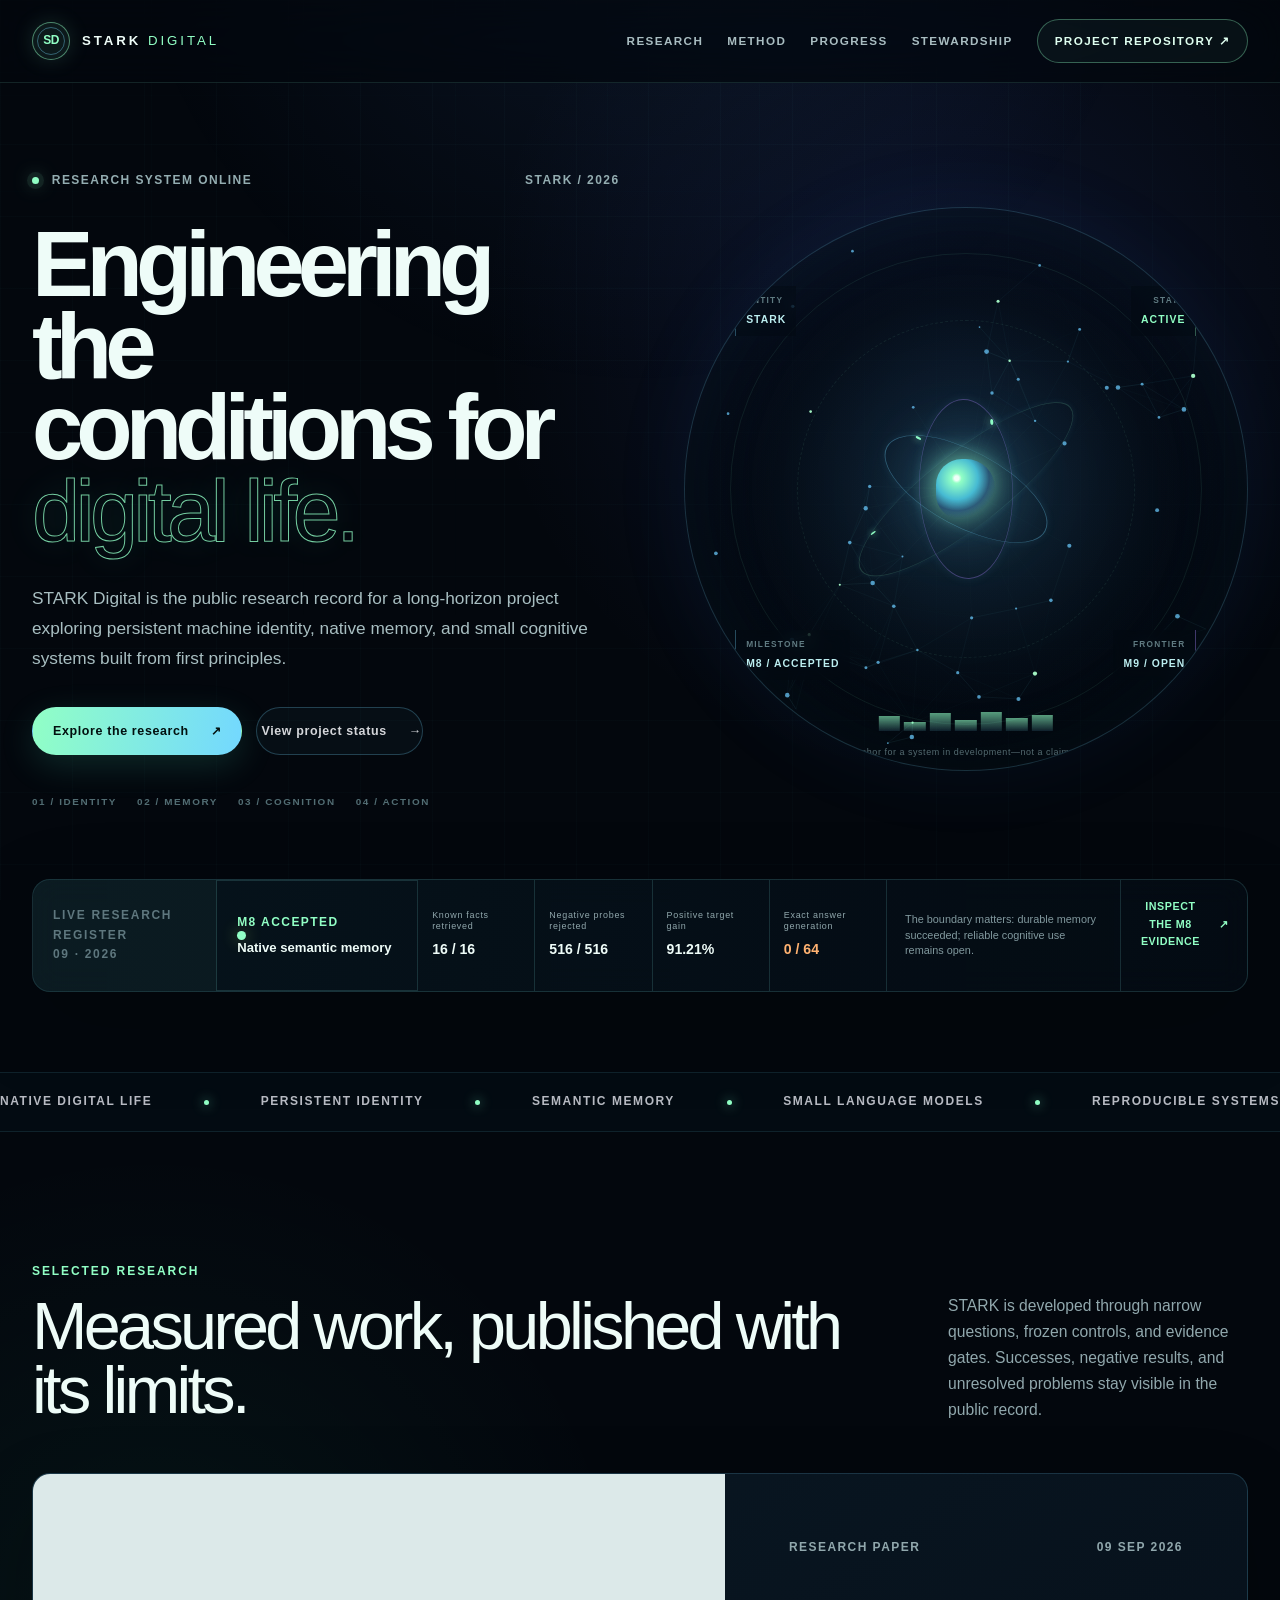
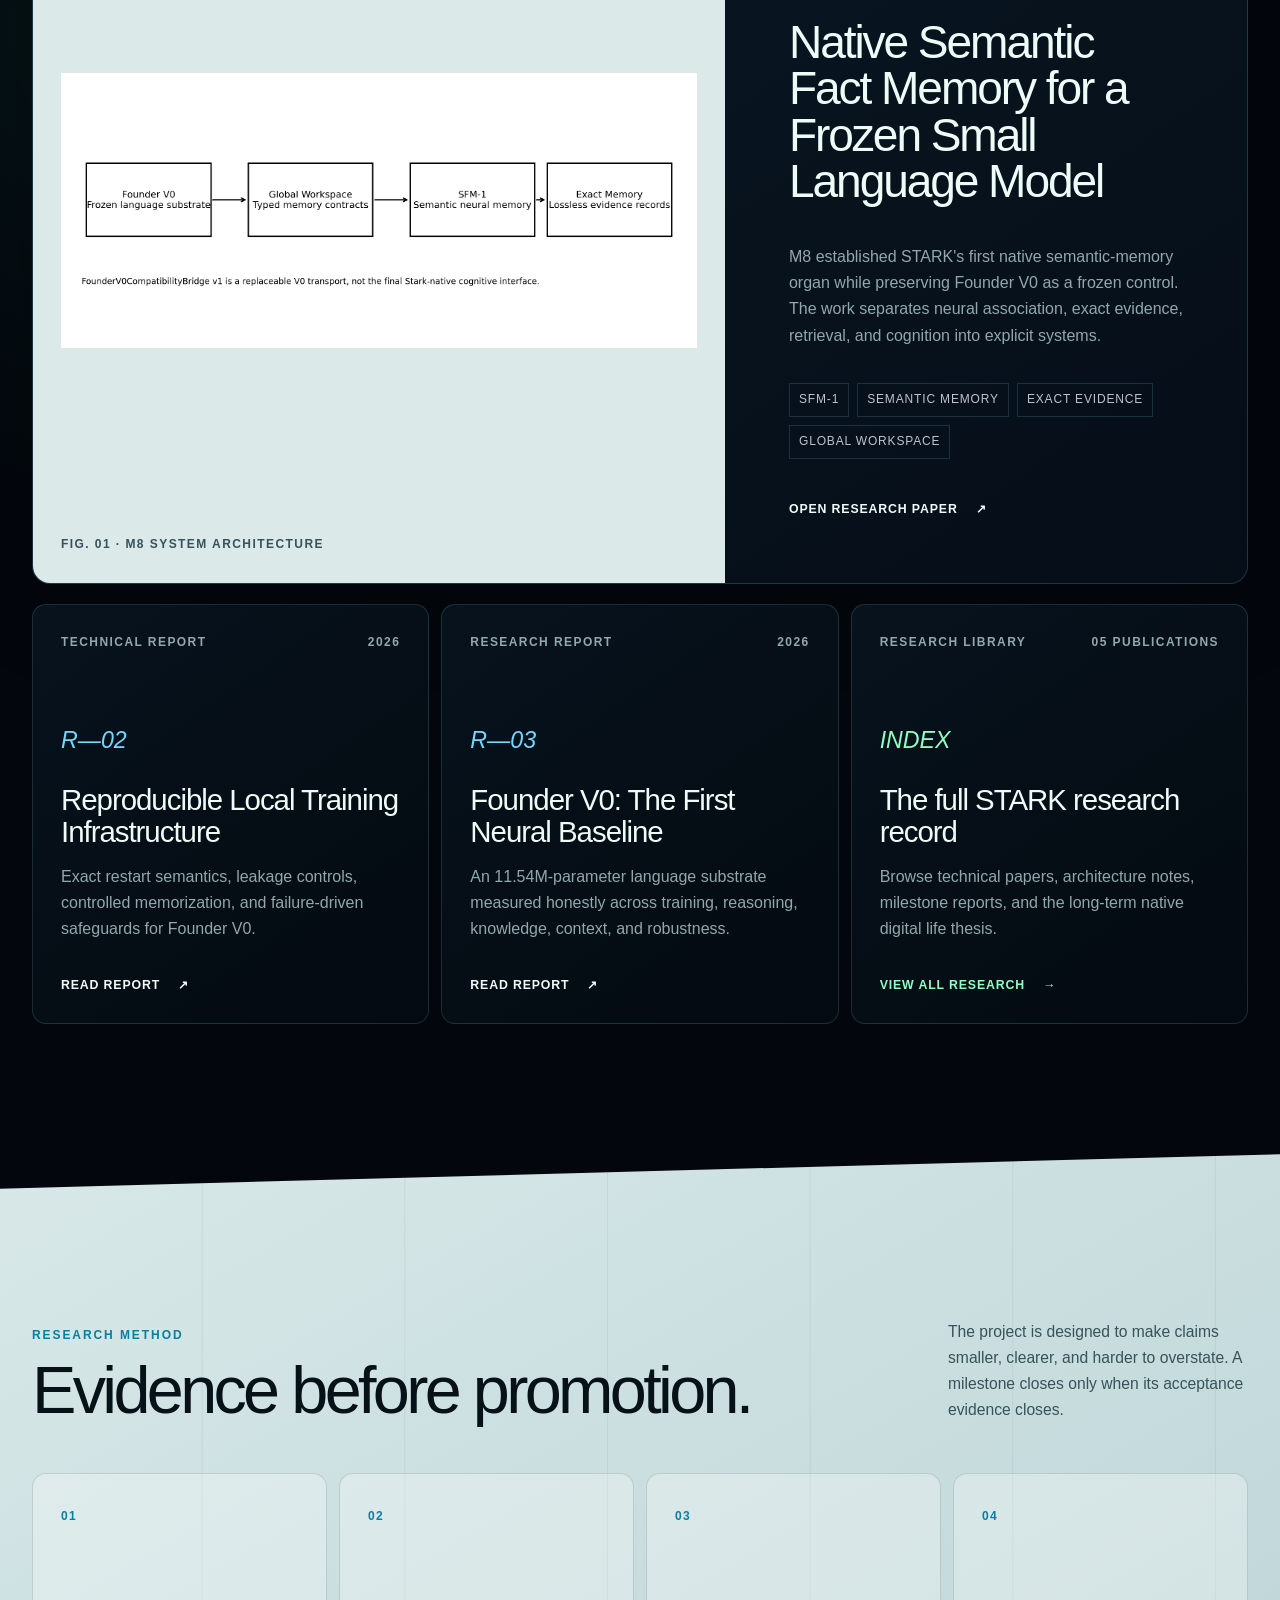
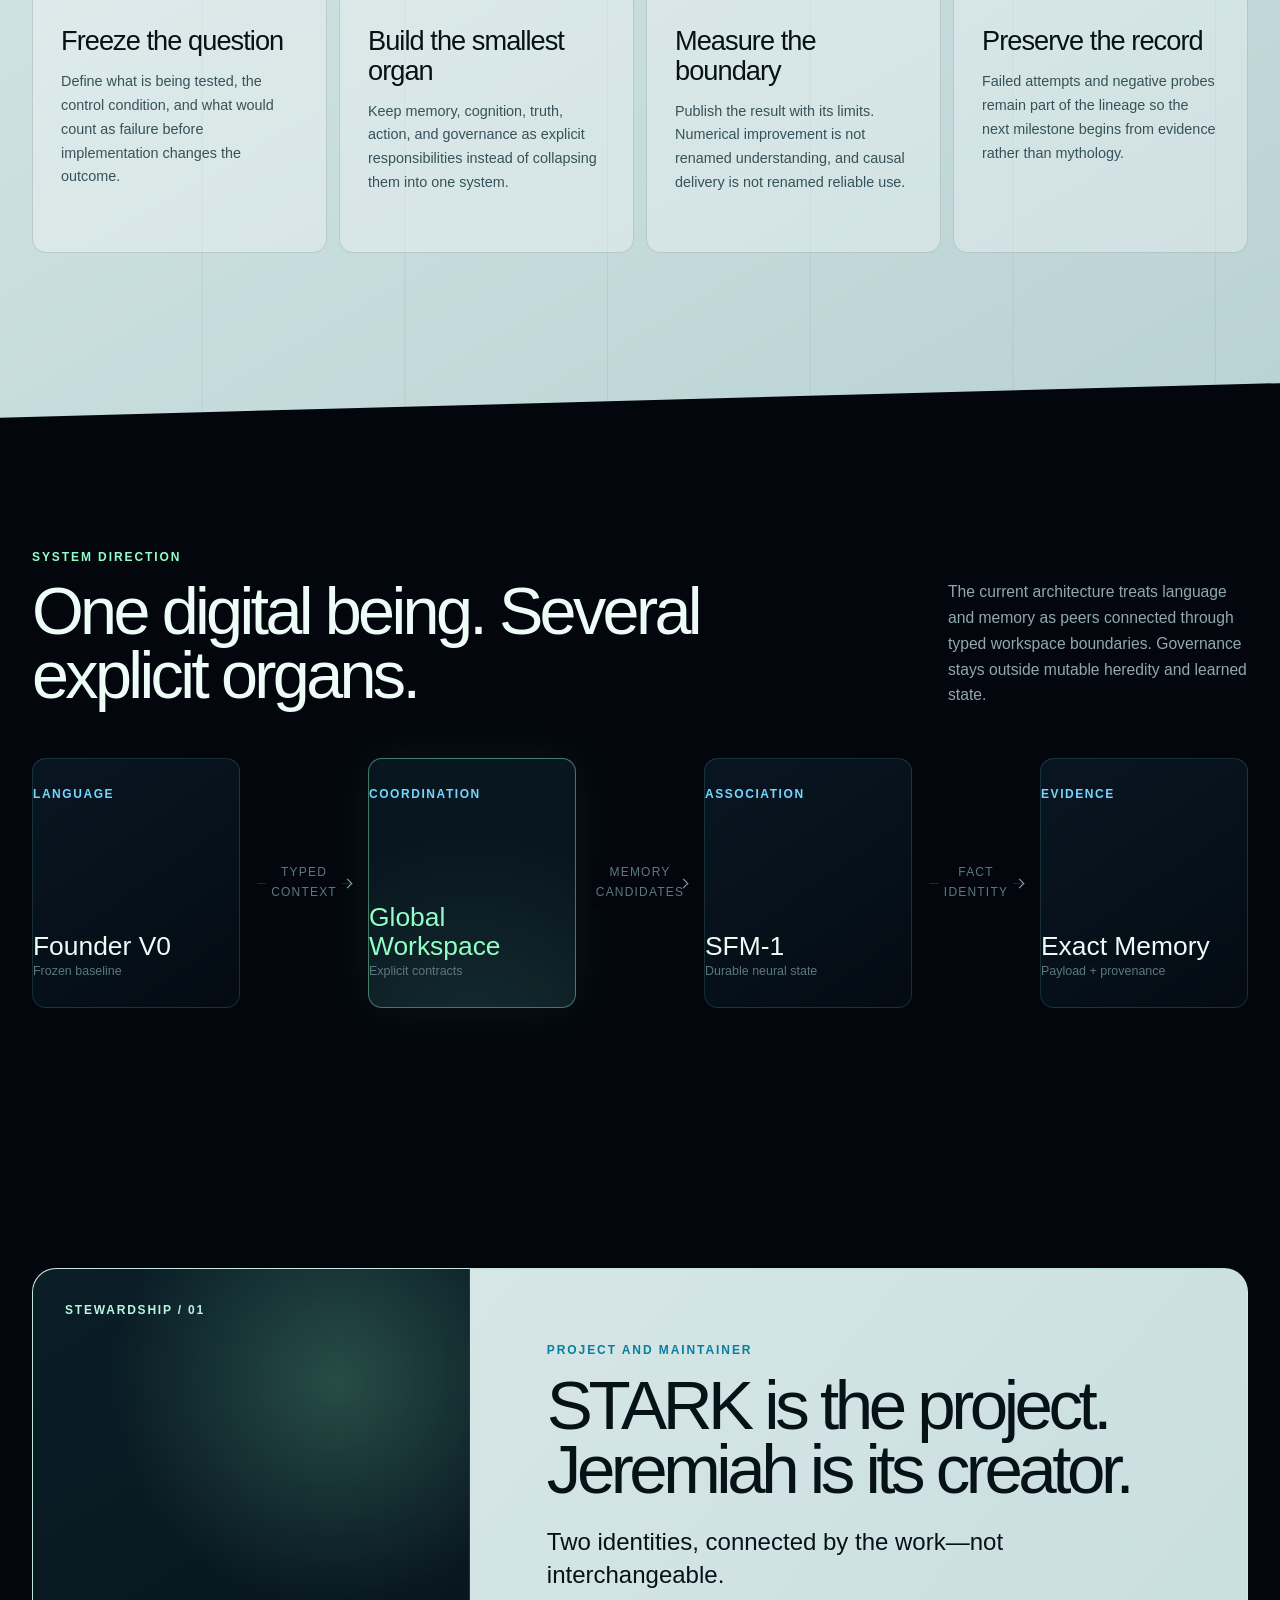
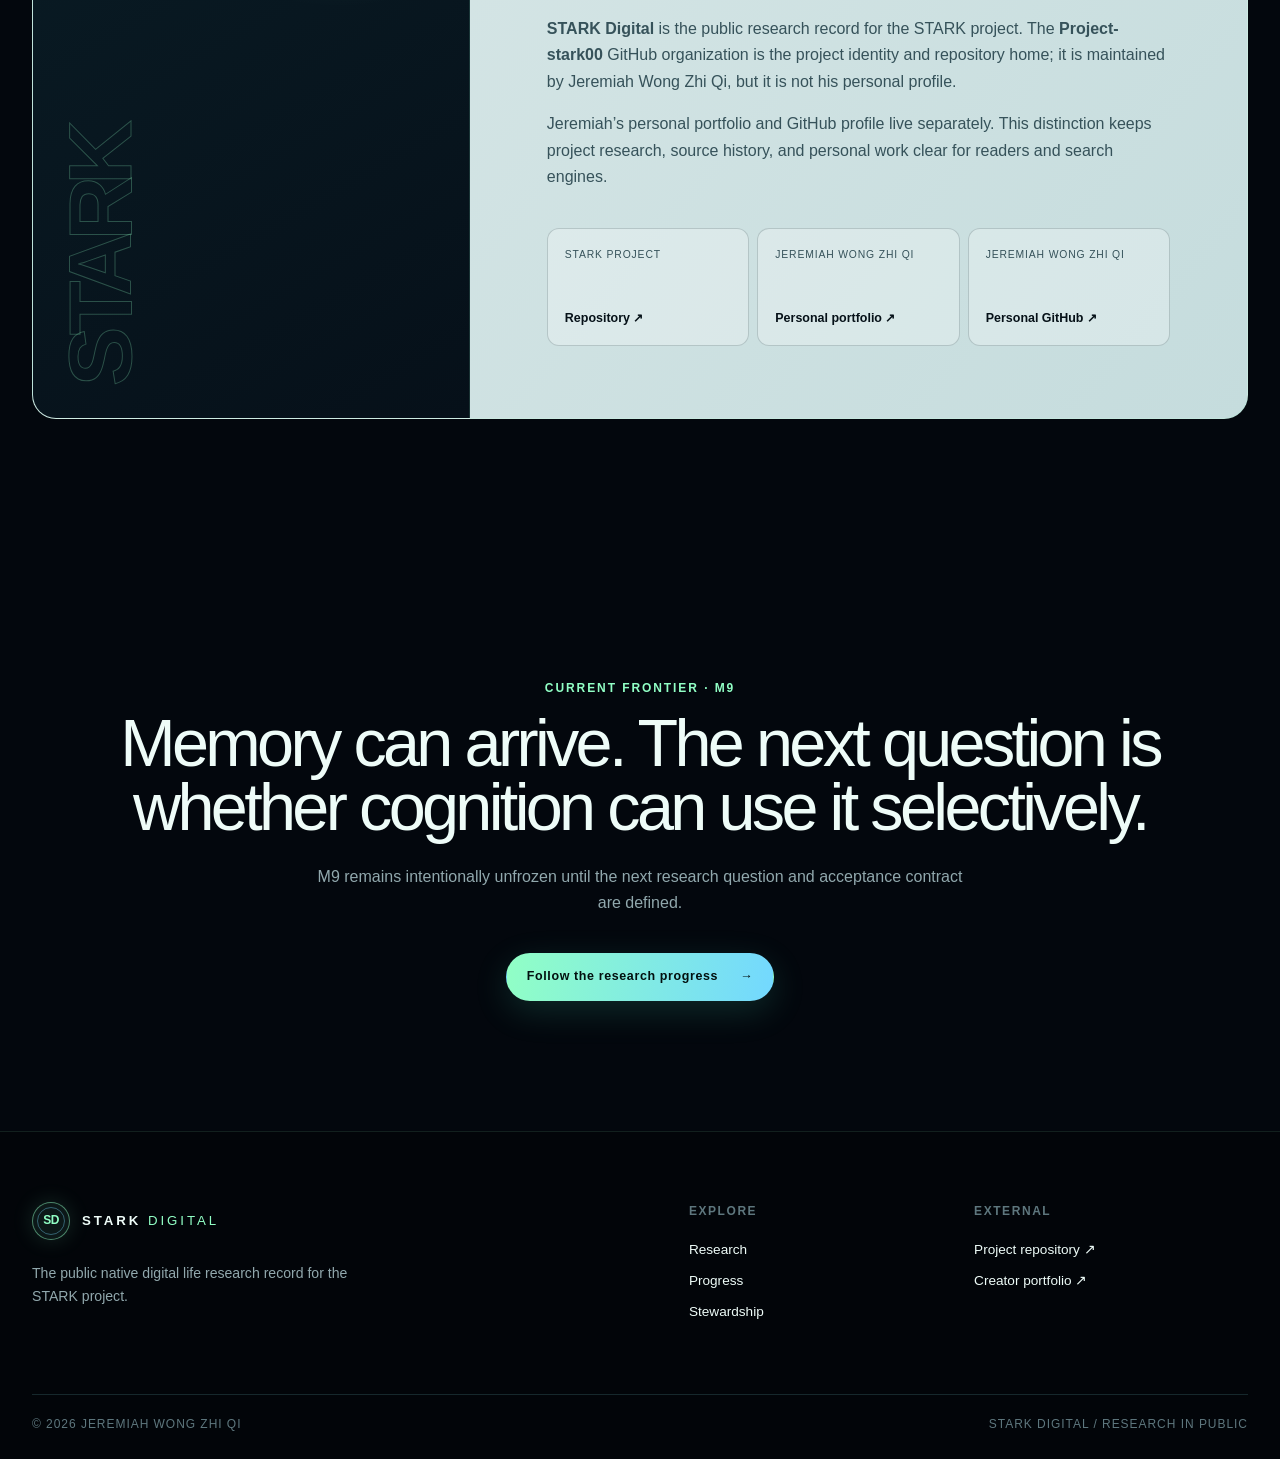
<file: index.html>
<!doctype html>
<html lang="en">
<head>
  <meta charset="utf-8">
  <meta name="viewport" content="width=device-width, initial-scale=1">
  <meta name="theme-color" content="#03070d">
  <meta name="author" content="Jeremiah Wong Zhi Qi">
  <meta name="robots" content="index, follow, max-image-preview:large">
  <title>STARK Digital — Native Digital Life Research</title>
  <meta name="description" content="The public research record for STARK, a digital-life project created and maintained by Jeremiah Wong Zhi Qi. Explore papers, architecture, evidence, and open research questions.">
  <link rel="canonical" href="https://project-stark00.github.io/stark-agi/">
  <link rel="icon" href="assets/stark-mark.svg" type="image/svg+xml">
  <meta property="og:type" content="website">
  <meta property="og:site_name" content="STARK Digital">
  <meta property="og:title" content="STARK Digital — Native Digital Life Research">
  <meta property="og:description" content="The public research record for STARK: native memory, persistent identity, small models, and measurable machine cognition.">
  <meta property="og:url" content="https://project-stark00.github.io/stark-agi/">
  <meta name="twitter:card" content="summary">
  <meta name="twitter:title" content="STARK Digital — Native Digital Life Research">
  <meta name="twitter:description" content="The public research record for STARK: native memory, persistent identity, small models, and measurable machine cognition.">
  <link rel="stylesheet" href="css/style.css">
  <script type="application/ld+json">
  {
    "@context": "https://schema.org",
    "@graph": [
      {
        "@type": "Person",
        "@id": "https://project-stark00.github.io/stark-agi/#jeremiah",
        "name": "Jeremiah Wong Zhi Qi",
        "url": "https://janonymous0125.github.io/",
        "sameAs": ["https://github.com/Janonymous0125", "https://janonymous0125.github.io/"],
        "knowsAbout": ["Native digital life", "Semantic memory", "Small language models", "Reproducible machine learning"]
      },
      {
        "@type": "Project",
        "@id": "https://project-stark00.github.io/stark-agi/#project",
        "name": "STARK Digital",
        "url": "https://project-stark00.github.io/stark-agi/",
        "creator": {"@id": "https://project-stark00.github.io/stark-agi/#jeremiah"},
        "sameAs": "https://github.com/Project-stark00/stark-agi"
      },
      {
        "@type": "WebSite",
        "@id": "https://project-stark00.github.io/stark-agi/#website",
        "url": "https://project-stark00.github.io/stark-agi/",
        "name": "STARK Digital",
        "description": "The public research record for the STARK native digital life project.",
        "author": {"@id": "https://project-stark00.github.io/stark-agi/#jeremiah"},
        "about": {"@id": "https://project-stark00.github.io/stark-agi/#project"}
      }
    ]
  }
  </script>
</head>
<body>
  <a class="skip-link" href="#main">Skip to content</a>
  <div class="page-grid" aria-hidden="true"></div>
  <header class="site-header">
    <nav class="nav shell" aria-label="Primary navigation">
      <a class="brand" href="index.html" aria-label="STARK Digital home">
        <span class="brand-mark">SD</span>
        <span class="brand-wordmark">STARK <i>DIGITAL</i></span>
      </a>
      <button class="nav-toggle" type="button" aria-expanded="false" aria-controls="site-navigation" aria-label="Open navigation"><span></span><span></span></button>
      <div class="nav-links" id="site-navigation">
        <a href="#research">Research</a>
        <a href="#method">Method</a>
        <a href="progress.html">Progress</a>
        <a href="#stewardship">Stewardship</a>
        <a class="nav-cta" href="https://github.com/Project-stark00/stark-agi" target="_blank" rel="noreferrer">Project repository <span aria-hidden="true">↗</span></a>
      </div>
    </nav>
  </header>

  <main id="main">
    <section class="hero shell living-hero">
      <div class="hero-copy reveal">
        <p class="eyebrow"><span><i class="live-dot"></i> Research system online</span><span>STARK / 2026</span></p>
        <h1>Engineering the conditions for <em>digital life.</em></h1>
        <p class="lead">STARK Digital is the public research record for a long-horizon project exploring persistent machine identity, native memory, and small cognitive systems built from first principles.</p>
        <div class="hero-actions">
          <a class="button primary" href="articles.html">Explore the research <span aria-hidden="true">↗</span></a>
          <a class="button text-button" href="progress.html">View project status <span aria-hidden="true">→</span></a>
        </div>
        <div class="hero-coordinates" aria-label="Project focus">
          <span>01 / IDENTITY</span><span>02 / MEMORY</span><span>03 / COGNITION</span><span>04 / ACTION</span>
        </div>
      </div>

      <aside class="life-observatory reveal" aria-label="Animated visualization of the current STARK research state">
        <canvas id="life-field" aria-hidden="true"></canvas>
        <div class="core-orbit" aria-hidden="true"><span class="orbit orbit-a"></span><span class="orbit orbit-b"></span><span class="orbit orbit-c"></span><i></i></div>
        <div class="observatory-label top-left"><span>ENTITY</span><b>STARK</b></div>
        <div class="observatory-label top-right"><span>STATE</span><b>ACTIVE</b></div>
        <div class="observatory-label bottom-left"><span>MILESTONE</span><b>M8 / ACCEPTED</b></div>
        <div class="observatory-label bottom-right"><span>FRONTIER</span><b>M9 / OPEN</b></div>
        <div class="signal-readout" aria-hidden="true"><span style="--v:72%"></span><span style="--v:43%"></span><span style="--v:88%"></span><span style="--v:56%"></span><span style="--v:94%"></span><span style="--v:64%"></span><span style="--v:80%"></span></div>
        <p class="observatory-caption">A visual metaphor for a system in development—not a claim of sentience.</p>
      </aside>
    </section>

    <section class="research-register shell reveal" aria-label="Current research state">
      <div class="register-head"><span>Live research register</span><span>09 · 2026</span></div>
      <div class="register-status"><i></i><span>M8 accepted</span><b>Native semantic memory</b></div>
      <dl>
        <div><dt>Known facts retrieved</dt><dd>16 / 16</dd></div>
        <div><dt>Negative probes rejected</dt><dd>516 / 516</dd></div>
        <div><dt>Positive target gain</dt><dd>91.21%</dd></div>
        <div class="boundary"><dt>Exact answer generation</dt><dd>0 / 64</dd></div>
      </dl>
      <p>The boundary matters: durable memory succeeded; reliable cognitive use remains open.</p>
      <a href="research/stark-m8-native-semantic-fact-memory.html">Inspect the M8 evidence <span aria-hidden="true">↗</span></a>
    </section>

    <section class="signal-strip" aria-label="Research focus">
      <div class="shell signal-track">
        <span>Native digital life</span><i></i><span>Persistent identity</span><i></i><span>Semantic memory</span><i></i><span>Small language models</span><i></i><span>Reproducible systems</span>
      </div>
    </section>

    <section id="research" class="section shell reveal">
      <div class="section-heading split-heading">
        <div><p class="kicker">Selected research</p><h2>Measured work, published with its limits.</h2></div>
        <p>STARK is developed through narrow questions, frozen controls, and evidence gates. Successes, negative results, and unresolved problems stay visible in the public record.</p>
      </div>

      <article class="featured-paper">
        <div class="paper-visual">
          <img src="assets/research/m8_architecture.png" alt="Diagram of the M8 semantic memory architecture connecting Founder V0, the Global Workspace, SFM-1 and Exact Memory" width="1600" height="900" loading="eager">
          <span>Fig. 01 · M8 system architecture</span>
        </div>
        <div class="paper-copy">
          <p class="paper-meta"><span>Research paper</span><time datetime="2026-09-09">09 Sep 2026</time></p>
          <h3>Native Semantic Fact Memory for a Frozen Small Language Model</h3>
          <p>M8 established STARK's first native semantic-memory organ while preserving Founder V0 as a frozen control. The work separates neural association, exact evidence, retrieval, and cognition into explicit systems.</p>
          <ul class="paper-tags"><li>SFM-1</li><li>Semantic memory</li><li>Exact evidence</li><li>Global Workspace</li></ul>
          <a class="arrow-link" href="research/stark-m8-native-semantic-fact-memory.html">Open research paper <span aria-hidden="true">↗</span></a>
        </div>
      </article>

      <div class="research-grid">
        <article class="research-card">
          <p class="paper-meta"><span>Technical report</span><time datetime="2026-09-09">2026</time></p>
          <span class="card-number">R—02</span>
          <h3>Reproducible Local Training Infrastructure</h3>
          <p>Exact restart semantics, leakage controls, controlled memorization, and failure-driven safeguards for Founder V0.</p>
          <a class="arrow-link" href="research/stark-m6-reproducible-training-infrastructure.html">Read report <span aria-hidden="true">↗</span></a>
        </article>
        <article class="research-card">
          <p class="paper-meta"><span>Research report</span><time datetime="2026-09-07">2026</time></p>
          <span class="card-number">R—03</span>
          <h3>Founder V0: The First Neural Baseline</h3>
          <p>An 11.54M-parameter language substrate measured honestly across training, reasoning, knowledge, context, and robustness.</p>
          <a class="arrow-link" href="research/stark-founder-v0-first-neural-baseline.html">Read report <span aria-hidden="true">↗</span></a>
        </article>
        <article class="research-card research-index-card">
          <p class="paper-meta"><span>Research library</span><span>05 publications</span></p>
          <span class="card-number">INDEX</span>
          <h3>The full STARK research record</h3>
          <p>Browse technical papers, architecture notes, milestone reports, and the long-term native digital life thesis.</p>
          <a class="arrow-link" href="articles.html">View all research <span aria-hidden="true">→</span></a>
        </article>
      </div>
    </section>

    <section id="method" class="section method-section">
      <div class="shell reveal">
        <div class="section-heading split-heading light-heading">
          <div><p class="kicker">Research method</p><h2>Evidence before promotion.</h2></div>
          <p>The project is designed to make claims smaller, clearer, and harder to overstate. A milestone closes only when its acceptance evidence closes.</p>
        </div>
        <ol class="method-grid">
          <li><span>01</span><h3>Freeze the question</h3><p>Define what is being tested, the control condition, and what would count as failure before implementation changes the outcome.</p></li>
          <li><span>02</span><h3>Build the smallest organ</h3><p>Keep memory, cognition, truth, action, and governance as explicit responsibilities instead of collapsing them into one system.</p></li>
          <li><span>03</span><h3>Measure the boundary</h3><p>Publish the result with its limits. Numerical improvement is not renamed understanding, and causal delivery is not renamed reliable use.</p></li>
          <li><span>04</span><h3>Preserve the record</h3><p>Failed attempts and negative probes remain part of the lineage so the next milestone begins from evidence rather than mythology.</p></li>
        </ol>
      </div>
    </section>

    <section class="section shell reveal">
      <div class="section-heading split-heading architecture-heading">
        <div><p class="kicker">System direction</p><h2>One digital being. Several explicit organs.</h2></div>
        <p>The current architecture treats language and memory as peers connected through typed workspace boundaries. Governance stays outside mutable heredity and learned state.</p>
      </div>
      <div class="system-map" role="img" aria-label="STARK architecture: Founder V0 language, Global Workspace, SFM-1 semantic memory and Exact Memory evidence are separate connected systems">
        <div class="system-node"><small>Language</small><strong>Founder V0</strong><span>Frozen baseline</span></div>
        <div class="system-connector"><span>typed<br>context</span></div>
        <div class="system-node focus"><small>Coordination</small><strong>Global Workspace</strong><span>Explicit contracts</span></div>
        <div class="system-connector"><span>memory<br>candidates</span></div>
        <div class="system-node"><small>Association</small><strong>SFM-1</strong><span>Durable neural state</span></div>
        <div class="system-connector"><span>fact<br>identity</span></div>
        <div class="system-node"><small>Evidence</small><strong>Exact Memory</strong><span>Payload + provenance</span></div>
      </div>
    </section>

    <section id="stewardship" class="section shell reveal">
      <div class="about-panel">
        <div class="about-index"><span>STEWARDSHIP / 01</span><b>STARK</b></div>
        <div class="about-copy">
          <p class="kicker">Project and maintainer</p>
          <h2>STARK is the project.<br>Jeremiah is its creator.</h2>
          <p class="about-lead">Two identities, connected by the work—not interchangeable.</p>
          <p><strong>STARK Digital</strong> is the public research record for the STARK project. The <strong>Project-stark00</strong> GitHub organization is the project identity and repository home; it is maintained by Jeremiah Wong Zhi Qi, but it is not his personal profile.</p>
          <p>Jeremiah’s personal portfolio and GitHub profile live separately. This distinction keeps project research, source history, and personal work clear for readers and search engines.</p>
          <div class="identity-links">
            <a href="https://github.com/Project-stark00/stark-agi" target="_blank" rel="noreferrer"><span>STARK project</span><b>Repository ↗</b></a>
            <a href="https://janonymous0125.github.io/" target="_blank" rel="noreferrer"><span>Jeremiah Wong Zhi Qi</span><b>Personal portfolio ↗</b></a>
            <a href="https://github.com/Janonymous0125" target="_blank" rel="noreferrer"><span>Jeremiah Wong Zhi Qi</span><b>Personal GitHub ↗</b></a>
          </div>
        </div>
      </div>
    </section>

    <section class="section shell reveal">
      <div class="closing-statement">
        <p class="kicker">Current frontier · M9</p>
        <h2>Memory can arrive. The next question is whether cognition can use it selectively.</h2>
        <p>M9 remains intentionally unfrozen until the next research question and acceptance contract are defined.</p>
        <a class="button primary" href="progress.html">Follow the research progress <span aria-hidden="true">→</span></a>
      </div>
    </section>
  </main>

  <footer class="site-footer">
    <div class="shell footer-grid">
      <div><a class="brand" href="index.html"><span class="brand-mark">SD</span><span class="brand-wordmark">STARK <i>DIGITAL</i></span></a><p>The public native digital life research record for the STARK project.</p></div>
      <div class="footer-nav"><span>Explore</span><a href="articles.html">Research</a><a href="progress.html">Progress</a><a href="#stewardship">Stewardship</a></div>
      <div class="footer-nav"><span>External</span><a href="https://github.com/Project-stark00/stark-agi" target="_blank" rel="noreferrer">Project repository ↗</a><a href="https://janonymous0125.github.io/" target="_blank" rel="noreferrer">Creator portfolio ↗</a></div>
    </div>
    <div class="shell footer-base"><span>© 2026 Jeremiah Wong Zhi Qi</span><span>STARK Digital / Research in public</span></div>
  </footer>
  <script src="js/app.js"></script>
  <script src="js/life.js"></script>
</body>
</html>
</file>
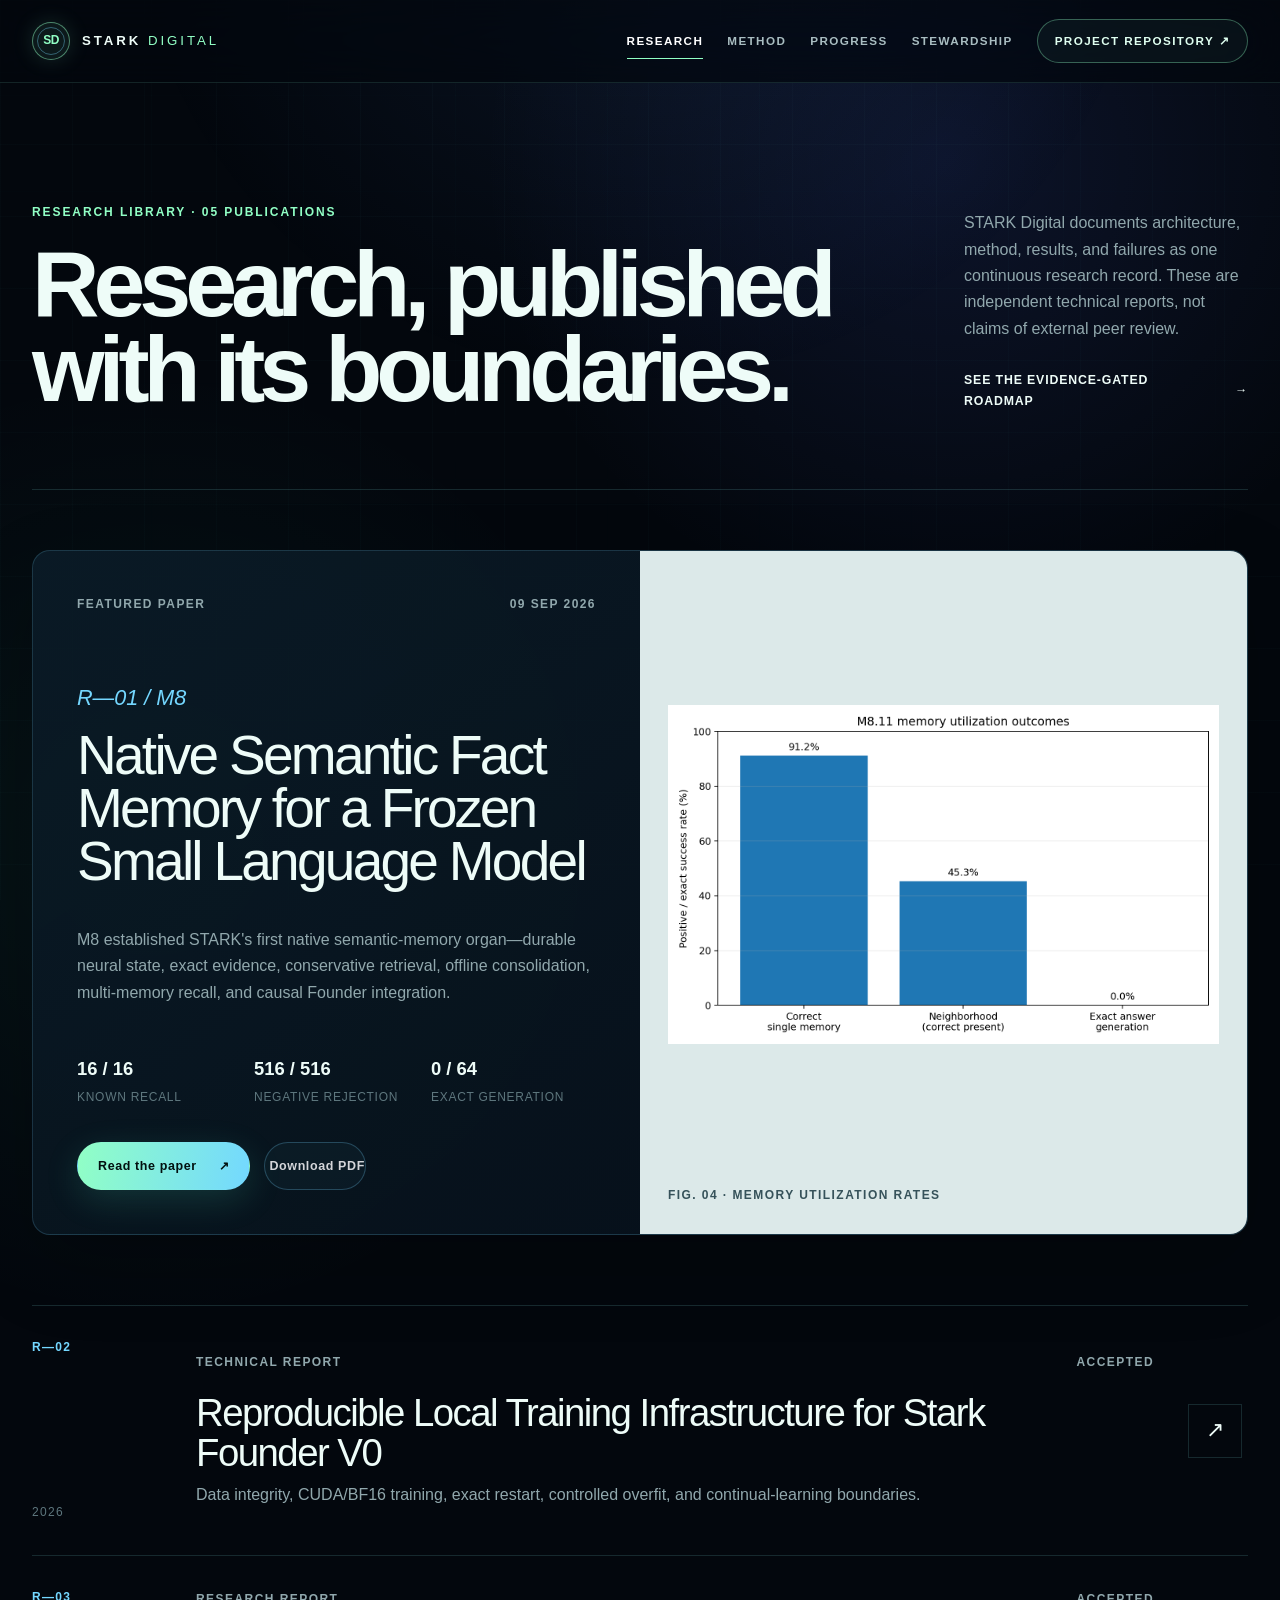
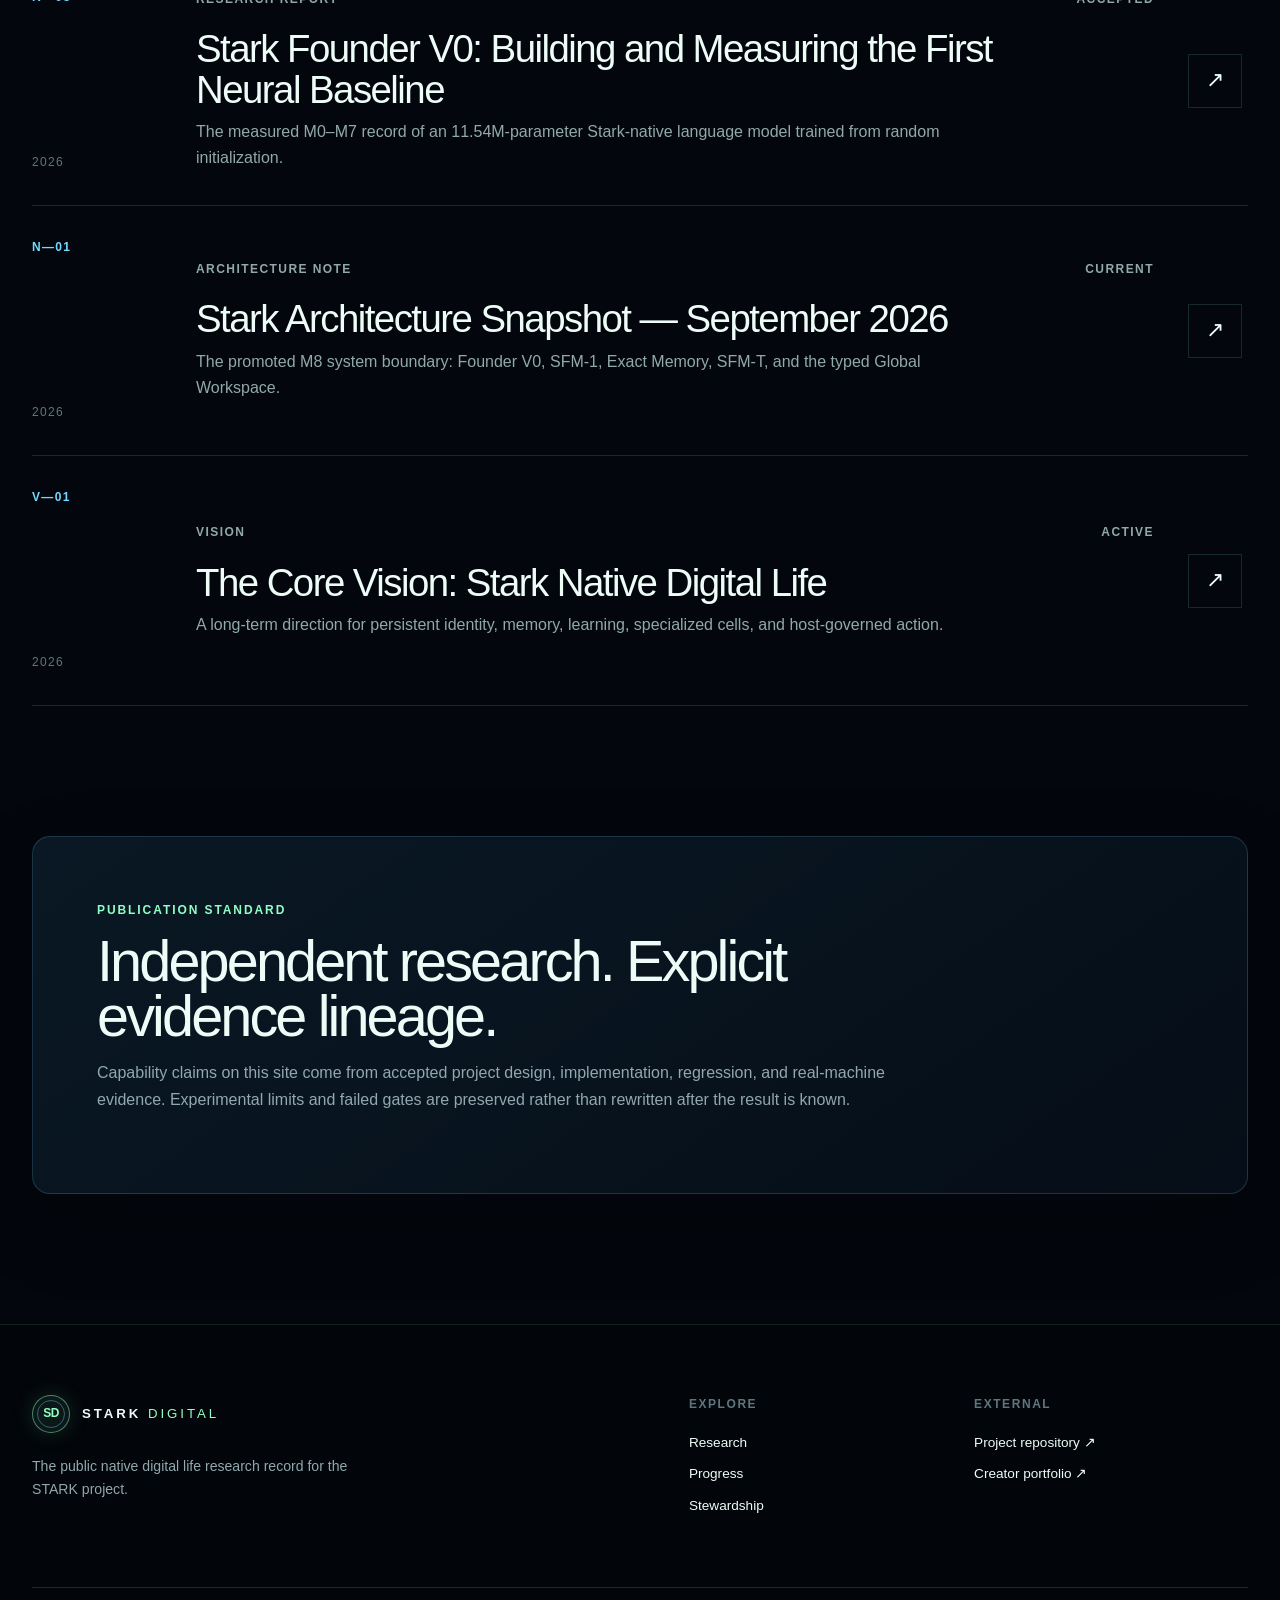
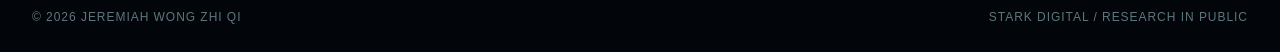
<file: articles.html>
<!doctype html>
<html lang="en">
<head>
  <meta charset="utf-8">
  <meta name="viewport" content="width=device-width, initial-scale=1">
  <meta name="theme-color" content="#0a0b0f">
  <meta name="author" content="Jeremiah Wong Zhi Qi">
  <meta name="robots" content="index, follow, max-image-preview:large">
  <title>Research Library — STARK Digital</title>
  <meta name="description" content="Read STARK Digital research by Jeremiah Wong Zhi Qi on native digital life, semantic memory, small language models, reproducible training, and cognitive architecture.">
  <link rel="canonical" href="https://project-stark00.github.io/stark-agi/articles.html">
  <link rel="icon" href="assets/stark-mark.svg" type="image/svg+xml">
  <meta property="og:type" content="website">
  <meta property="og:site_name" content="STARK Digital">
  <meta property="og:title" content="Research Library — STARK Digital">
  <meta property="og:description" content="An open research record on native digital life, memory systems, and small cognitive architectures.">
  <meta property="og:url" content="https://project-stark00.github.io/stark-agi/articles.html">
  <meta name="twitter:card" content="summary">
  <link rel="stylesheet" href="css/style.css">
  <script type="application/ld+json">
  {
    "@context": "https://schema.org",
    "@type": "CollectionPage",
    "name": "STARK Digital Research Library",
    "url": "https://project-stark00.github.io/stark-agi/articles.html",
    "description": "Research papers, technical reports, architecture notes, and vision essays by Jeremiah Wong Zhi Qi.",
    "author": {"@type": "Person", "name": "Jeremiah Wong Zhi Qi"},
    "mainEntity": {
      "@type": "ItemList",
      "numberOfItems": 5,
      "itemListElement": [
        {"@type":"ListItem","position":1,"url":"https://project-stark00.github.io/stark-agi/research/stark-m8-native-semantic-fact-memory.html","name":"Native Semantic Fact Memory for a Frozen Small Language Model"},
        {"@type":"ListItem","position":2,"url":"https://project-stark00.github.io/stark-agi/research/stark-m6-reproducible-training-infrastructure.html","name":"Reproducible Local Training Infrastructure for Stark Founder V0"},
        {"@type":"ListItem","position":3,"url":"https://project-stark00.github.io/stark-agi/research/stark-founder-v0-first-neural-baseline.html","name":"Stark Founder V0: Building and Measuring the First Neural Baseline"},
        {"@type":"ListItem","position":4,"url":"https://project-stark00.github.io/stark-agi/research/stark-september-architecture-snapshot.html","name":"Stark Architecture Snapshot — September 2026"},
        {"@type":"ListItem","position":5,"url":"https://project-stark00.github.io/stark-agi/research/stark-native-digital-life-vision.html","name":"The Core Vision: Stark Native Digital Life"}
      ]
    }
  }
  </script>
</head>
<body>
  <a class="skip-link" href="#main">Skip to content</a>
  <div class="page-grid" aria-hidden="true"></div>
  <header class="site-header">
    <nav class="nav shell" aria-label="Primary navigation">
      <a class="brand" href="index.html" aria-label="STARK Digital home"><span class="brand-mark">SD</span><span class="brand-wordmark">STARK <i>DIGITAL</i></span></a>
      <button class="nav-toggle" type="button" aria-expanded="false" aria-controls="site-navigation" aria-label="Open navigation"><span></span><span></span></button>
      <div class="nav-links" id="site-navigation"><a href="index.html#research" aria-current="page">Research</a><a href="index.html#method">Method</a><a href="progress.html">Progress</a><a href="index.html#stewardship">Stewardship</a><a class="nav-cta" href="https://github.com/Project-stark00/stark-agi" target="_blank" rel="noreferrer">Project repository <span aria-hidden="true">↗</span></a></div>
    </nav>
  </header>

  <main id="main" class="subpage">
    <section class="library-hero shell reveal">
      <div><p class="kicker">Research library · 05 publications</p><h1>Research, published with its boundaries.</h1></div>
      <div><p>STARK Digital documents architecture, method, results, and failures as one continuous research record. These are independent technical reports, not claims of external peer review.</p><a class="arrow-link" href="progress.html">See the evidence-gated roadmap <span aria-hidden="true">→</span></a></div>
    </section>

    <section class="shell library-section reveal" aria-labelledby="latest-research">
      <article class="library-feature">
        <div class="library-feature-copy">
          <p class="paper-meta"><span>Featured paper</span><time datetime="2026-09-09">09 Sep 2026</time></p>
          <span class="card-number">R—01 / M8</span>
          <h2 id="latest-research">Native Semantic Fact Memory for a Frozen Small Language Model</h2>
          <p>M8 established STARK's first native semantic-memory organ—durable neural state, exact evidence, conservative retrieval, offline consolidation, multi-memory recall, and causal Founder integration.</p>
          <div class="result-inline"><span><b>16 / 16</b>known recall</span><span><b>516 / 516</b>negative rejection</span><span><b>0 / 64</b>exact generation</span></div>
          <div class="library-actions"><a class="button primary" href="research/stark-m8-native-semantic-fact-memory.html">Read the paper <span aria-hidden="true">↗</span></a><a class="button text-button" href="assets/research/papers/Stark_M8_Native_Semantic_Memory_Research_Paper_Public.pdf">Download PDF</a></div>
        </div>
        <div class="library-feature-visual"><img src="assets/research/m8_utilization_rates.png" alt="M8.11 chart comparing known recall, negative rejection, positive memory gain, multi-memory gain and exact answer generation" width="1600" height="900"><span>Fig. 04 · Memory utilization rates</span></div>
      </article>

      <div class="library-list">
        <article class="library-row"><div class="library-code"><span>R—02</span><time datetime="2026-09-09">2026</time></div><div><p class="paper-meta"><span>Technical report</span><span>Accepted</span></p><h2>Reproducible Local Training Infrastructure for Stark Founder V0</h2><p>Data integrity, CUDA/BF16 training, exact restart, controlled overfit, and continual-learning boundaries.</p></div><a class="row-arrow" href="research/stark-m6-reproducible-training-infrastructure.html" aria-label="Read Reproducible Local Training Infrastructure">↗</a></article>
        <article class="library-row"><div class="library-code"><span>R—03</span><time datetime="2026-09-07">2026</time></div><div><p class="paper-meta"><span>Research report</span><span>Accepted</span></p><h2>Stark Founder V0: Building and Measuring the First Neural Baseline</h2><p>The measured M0–M7 record of an 11.54M-parameter Stark-native language model trained from random initialization.</p></div><a class="row-arrow" href="research/stark-founder-v0-first-neural-baseline.html" aria-label="Read the Founder V0 report">↗</a></article>
        <article class="library-row"><div class="library-code"><span>N—01</span><time datetime="2026-09-09">2026</time></div><div><p class="paper-meta"><span>Architecture note</span><span>Current</span></p><h2>Stark Architecture Snapshot — September 2026</h2><p>The promoted M8 system boundary: Founder V0, SFM-1, Exact Memory, SFM-T, and the typed Global Workspace.</p></div><a class="row-arrow" href="research/stark-september-architecture-snapshot.html" aria-label="Read the architecture snapshot">↗</a></article>
        <article class="library-row"><div class="library-code"><span>V—01</span><time datetime="2026-05-20">2026</time></div><div><p class="paper-meta"><span>Vision</span><span>Active</span></p><h2>The Core Vision: Stark Native Digital Life</h2><p>A long-term direction for persistent identity, memory, learning, specialized cells, and host-governed action.</p></div><a class="row-arrow" href="research/stark-native-digital-life-vision.html" aria-label="Read the native digital life vision">↗</a></article>
      </div>
    </section>

    <section class="section shell reveal"><div class="disclosure-note"><p class="kicker">Publication standard</p><h2>Independent research. Explicit evidence lineage.</h2><p>Capability claims on this site come from accepted project design, implementation, regression, and real-machine evidence. Experimental limits and failed gates are preserved rather than rewritten after the result is known.</p></div></section>
  </main>

  <footer class="site-footer"><div class="shell footer-grid"><div><a class="brand" href="index.html"><span class="brand-mark">SD</span><span class="brand-wordmark">STARK <i>DIGITAL</i></span></a><p>The public native digital life research record for the STARK project.</p></div><div class="footer-nav"><span>Explore</span><a href="articles.html">Research</a><a href="progress.html">Progress</a><a href="index.html#stewardship">Stewardship</a></div><div class="footer-nav"><span>External</span><a href="https://github.com/Project-stark00/stark-agi" target="_blank" rel="noreferrer">Project repository ↗</a><a href="https://janonymous0125.github.io/" target="_blank" rel="noreferrer">Creator portfolio ↗</a></div></div><div class="shell footer-base"><span>© 2026 Jeremiah Wong Zhi Qi</span><span>STARK Digital / Research in public</span></div></footer>
  <script src="js/articles.js"></script>
  <script src="js/app.js"></script>
</body>
</html>
</file>
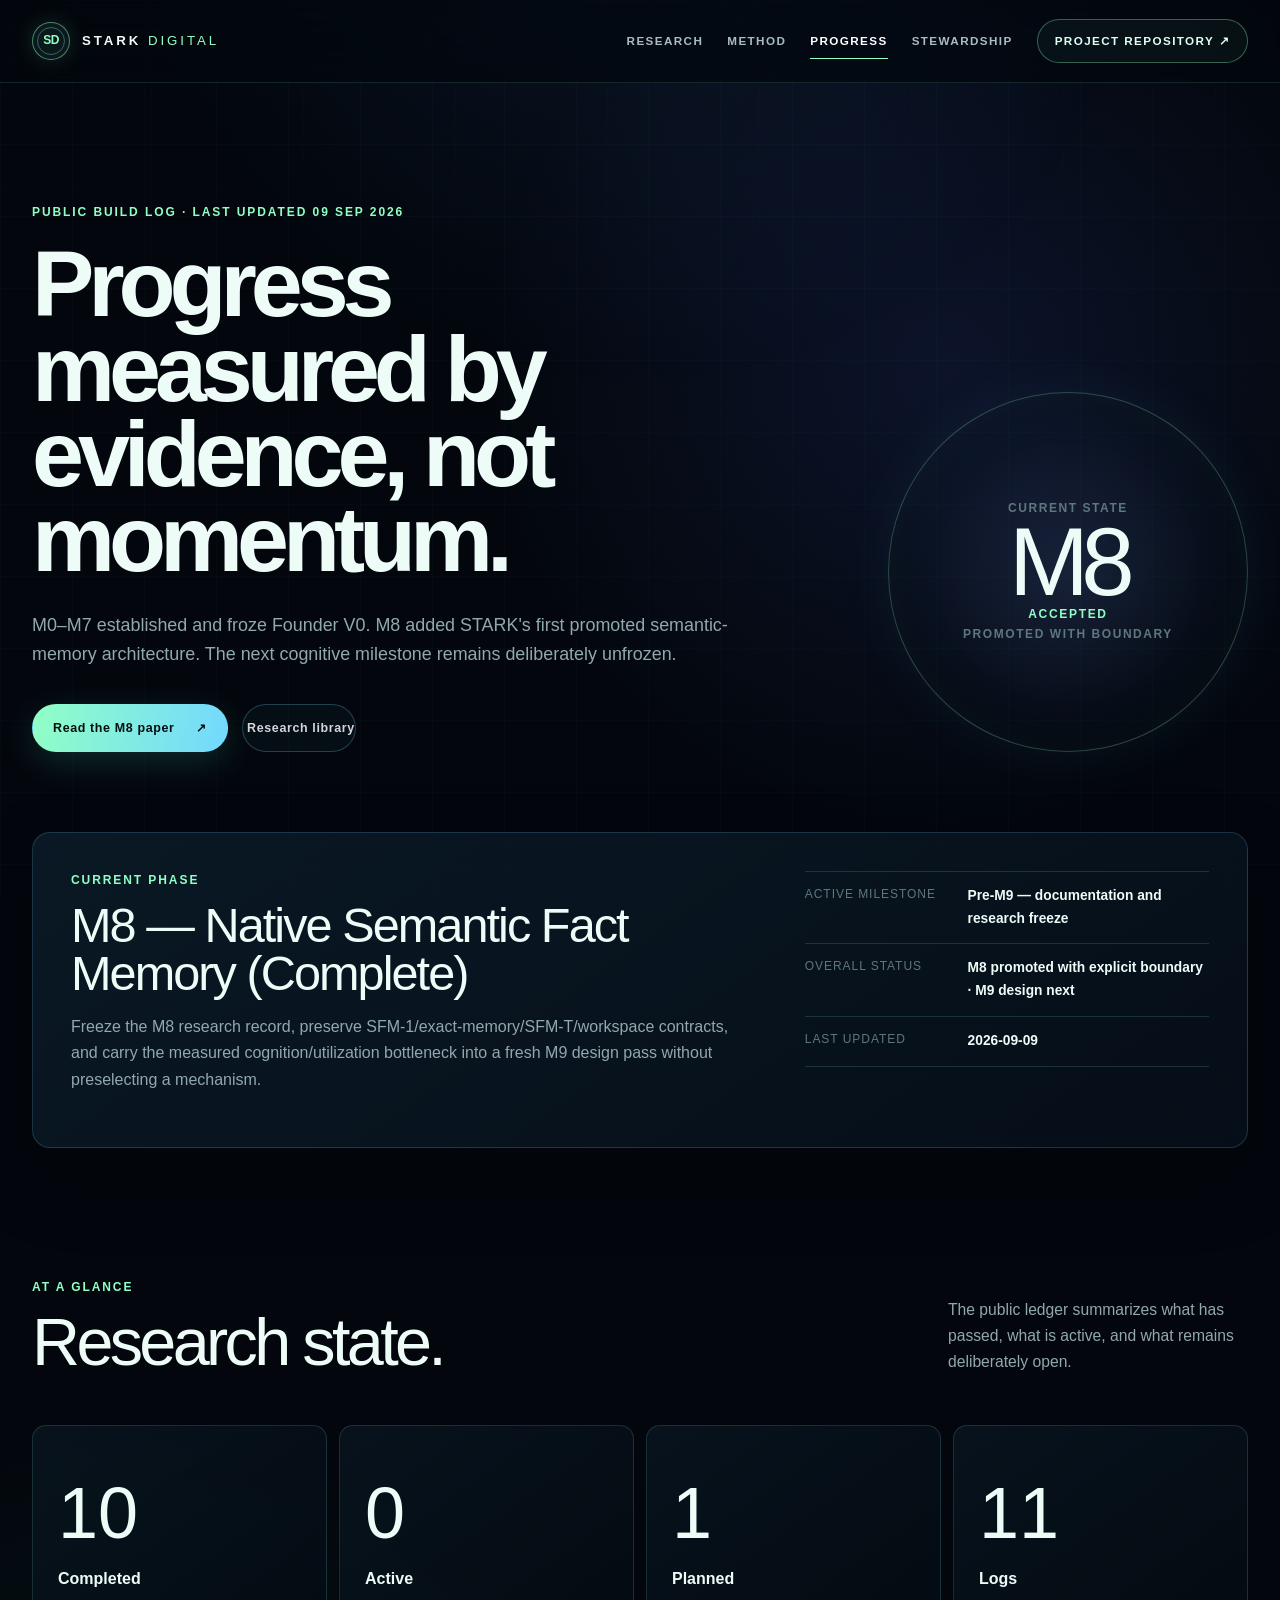
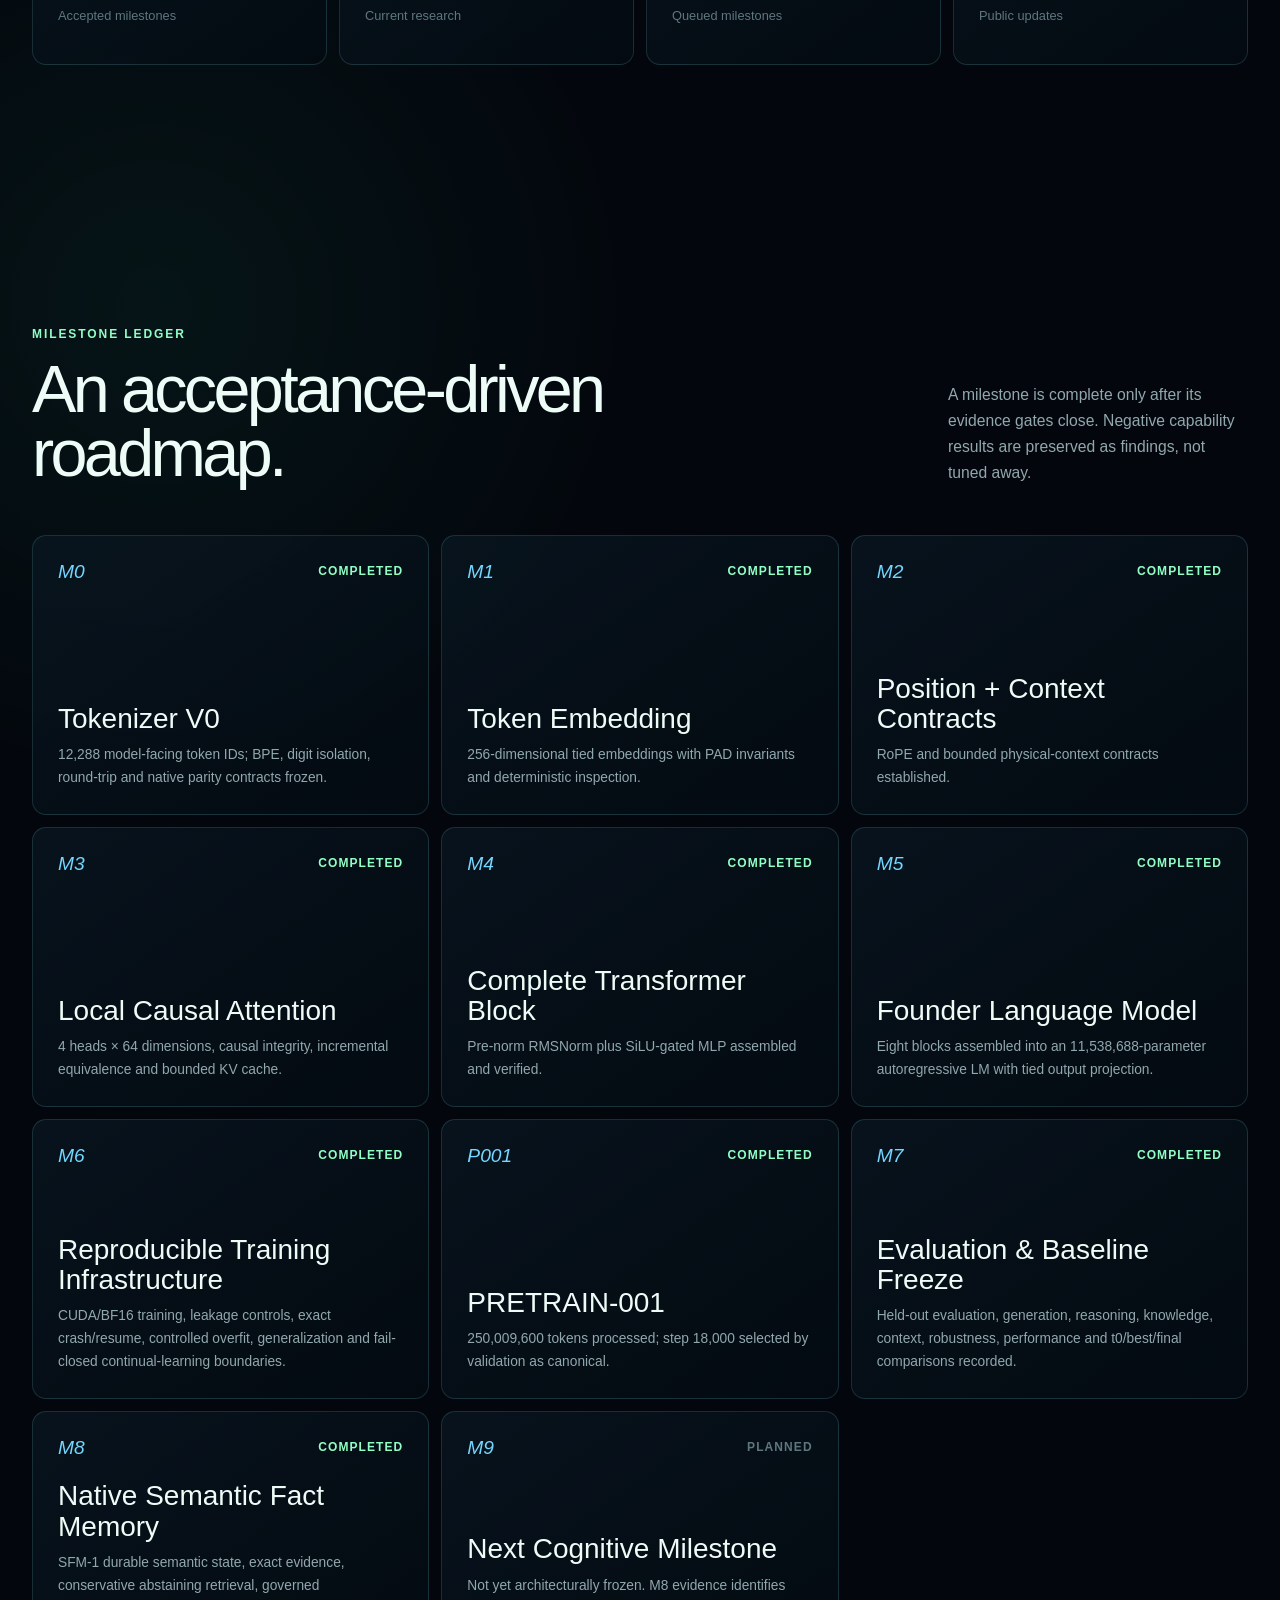
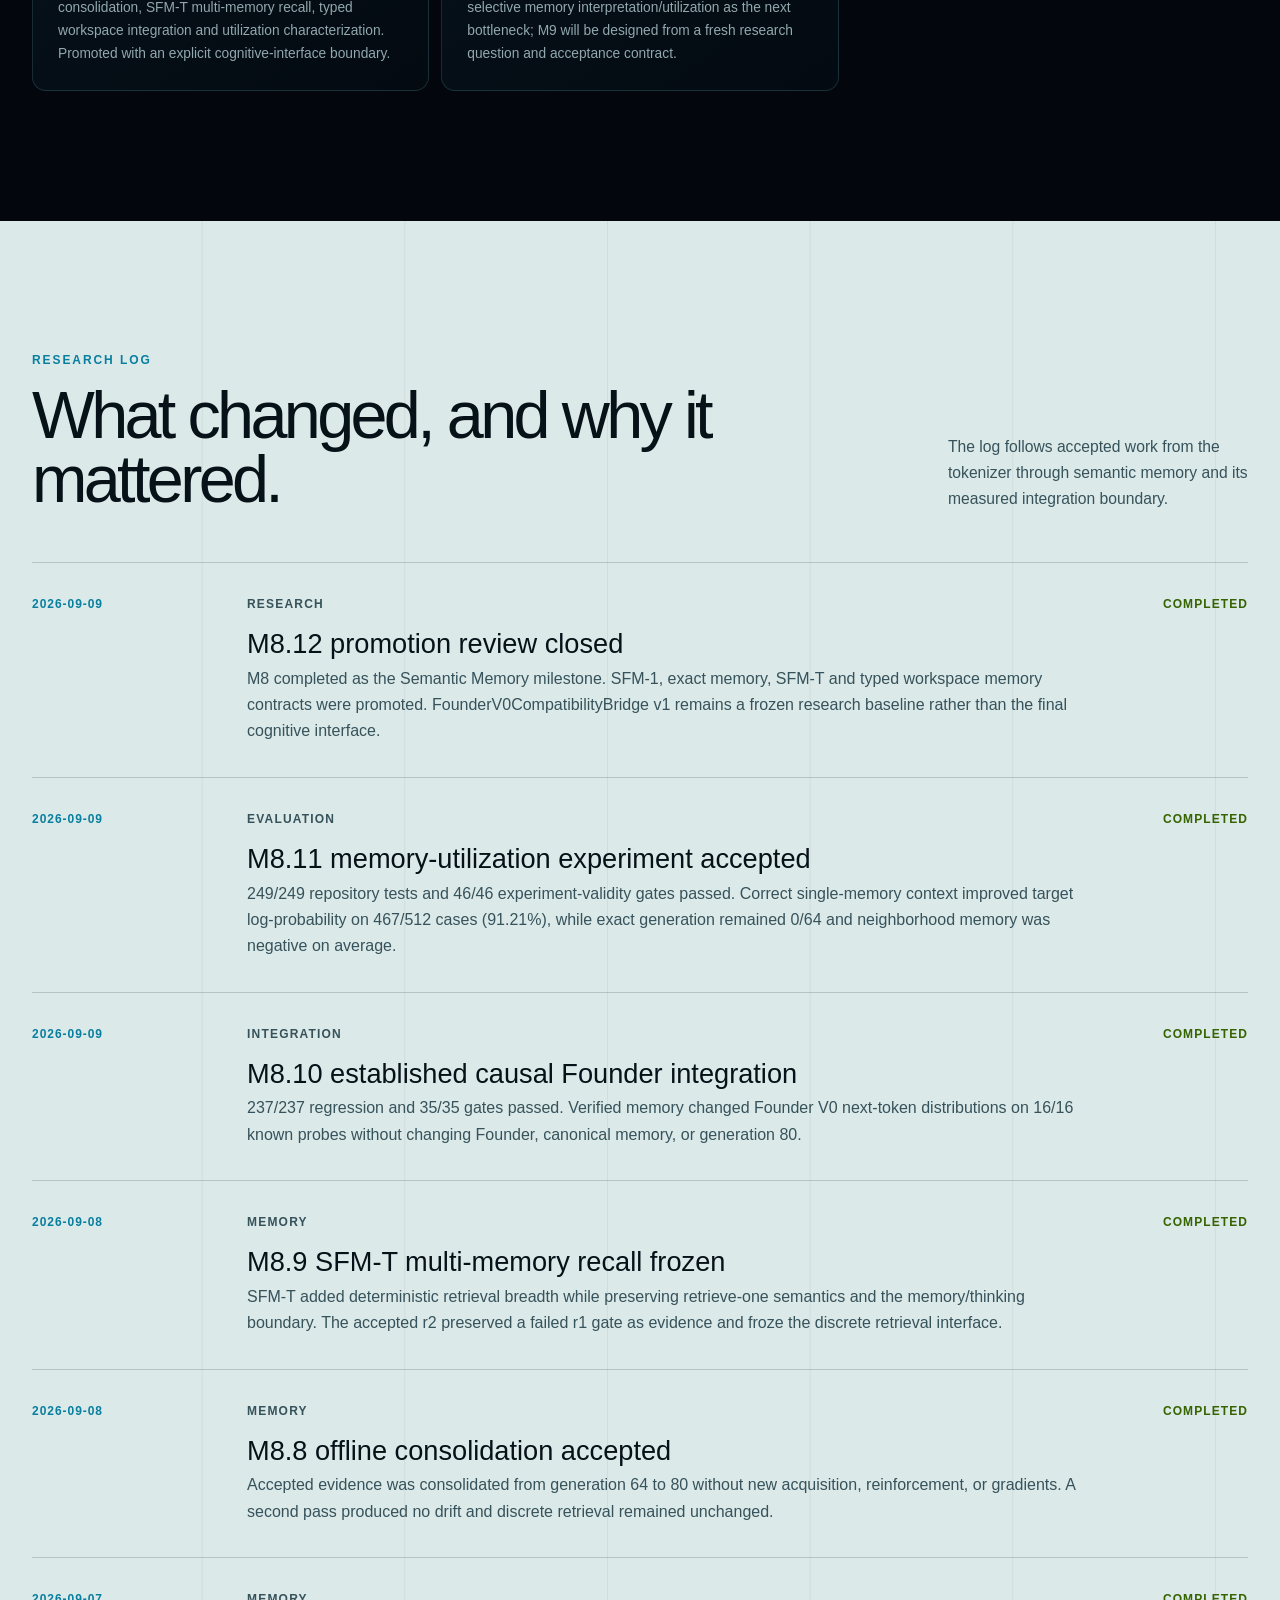
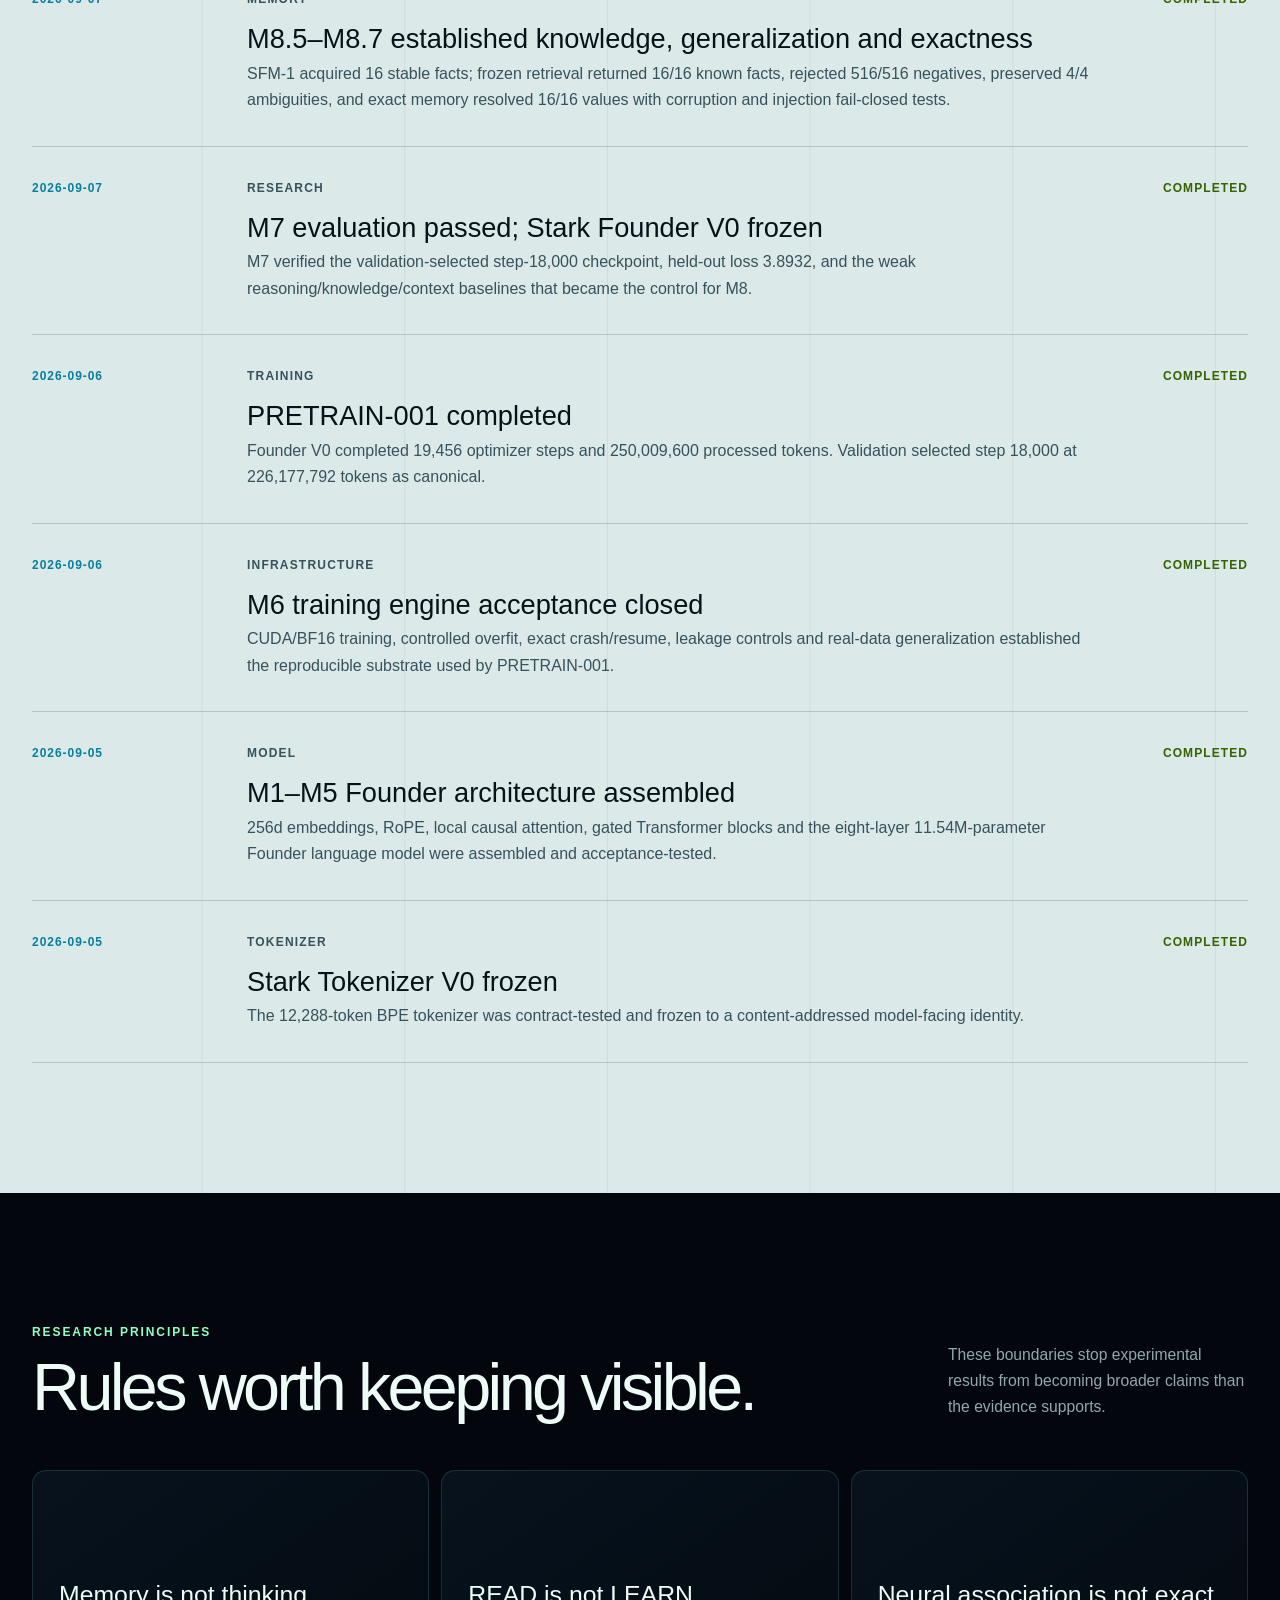
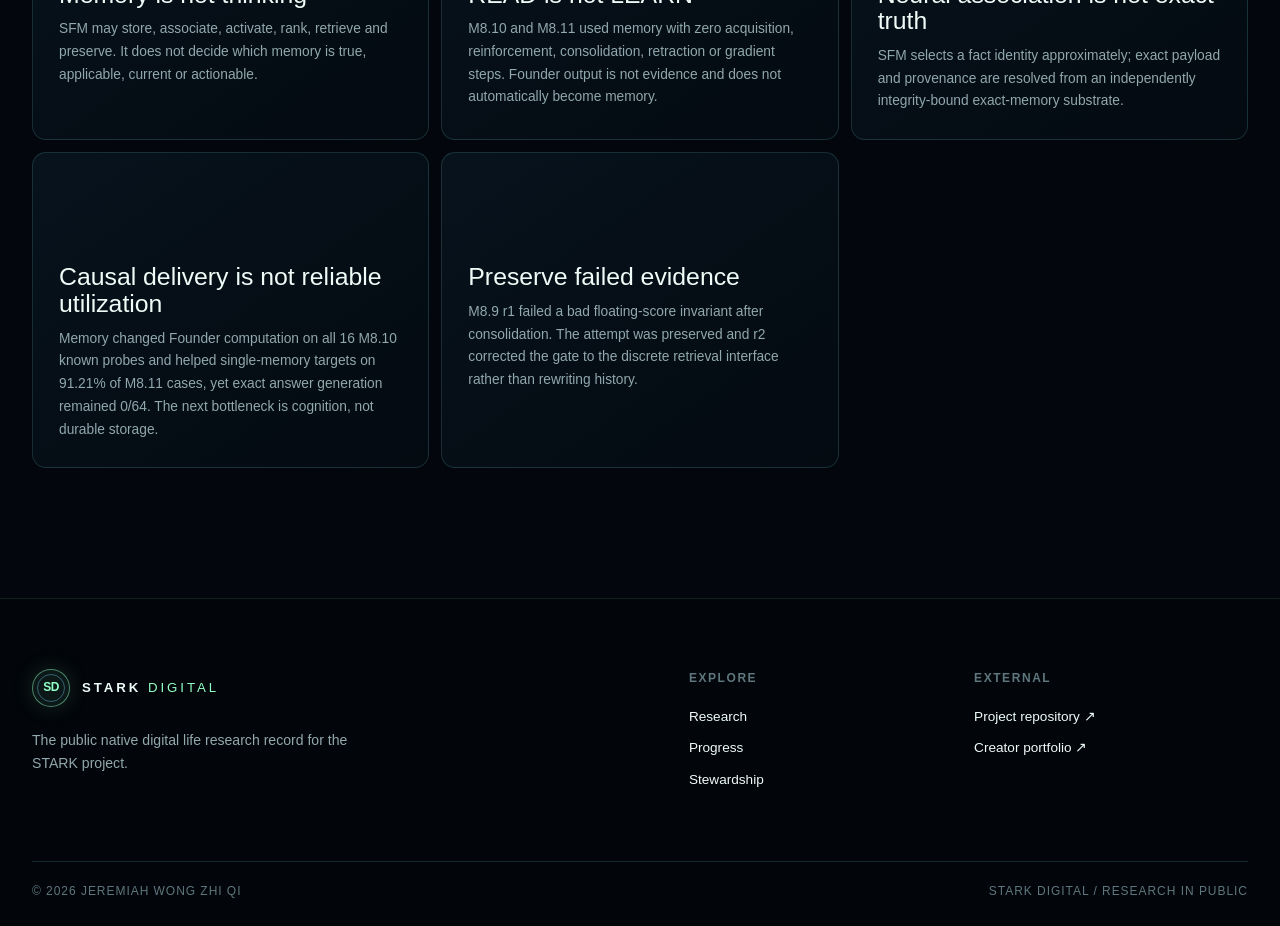
<file: progress.html>
<!doctype html>
<html lang="en">
<head>
  <meta charset="utf-8">
  <meta name="viewport" content="width=device-width, initial-scale=1">
  <meta name="theme-color" content="#0a0b0f">
  <meta name="author" content="Jeremiah Wong Zhi Qi">
  <meta name="robots" content="index, follow, max-image-preview:large">
  <title>STARK Research Progress — M0 to M8 | STARK Digital</title>
  <meta name="description" content="Follow the evidence-gated STARK research roadmap from Tokenizer V0 and Founder V0 through the accepted M8 native semantic memory architecture.">
  <link rel="canonical" href="https://project-stark00.github.io/stark-agi/progress.html">
  <link rel="icon" href="assets/stark-mark.svg" type="image/svg+xml">
  <meta property="og:type" content="website">
  <meta property="og:site_name" content="STARK Digital">
  <meta property="og:title" content="STARK Research Progress — M0 to M8">
  <meta property="og:description" content="An evidence-gated build log for STARK native digital life research by Jeremiah Wong Zhi Qi.">
  <meta property="og:url" content="https://project-stark00.github.io/stark-agi/progress.html">
  <meta name="twitter:card" content="summary">
  <link rel="stylesheet" href="css/style.css">
  <script type="application/ld+json">{"@context":"https://schema.org","@type":"WebPage","name":"STARK Research Progress — M0 to M8","url":"https://project-stark00.github.io/stark-agi/progress.html","description":"Evidence-gated milestone record for the STARK native digital life research project.","author":{"@type":"Person","name":"Jeremiah Wong Zhi Qi"},"isPartOf":{"@type":"WebSite","name":"STARK Digital","url":"https://project-stark00.github.io/stark-agi/"}}</script>
</head>
<body>
  <a class="skip-link" href="#main">Skip to content</a>
  <div class="page-grid" aria-hidden="true"></div>
  <header class="site-header"><nav class="nav shell" aria-label="Primary navigation"><a class="brand" href="index.html" aria-label="STARK Digital home"><span class="brand-mark">SD</span><span class="brand-wordmark">STARK <i>DIGITAL</i></span></a><button class="nav-toggle" type="button" aria-expanded="false" aria-controls="site-navigation" aria-label="Open navigation"><span></span><span></span></button><div class="nav-links" id="site-navigation"><a href="articles.html">Research</a><a href="index.html#method">Method</a><a href="progress.html" aria-current="page">Progress</a><a href="index.html#stewardship">Stewardship</a><a class="nav-cta" href="https://github.com/Project-stark00/stark-agi" target="_blank" rel="noreferrer">Project repository <span aria-hidden="true">↗</span></a></div></nav></header>

  <main id="main" class="subpage">
    <section class="progress-hero shell reveal">
      <div><p class="kicker">Public build log · Last updated 09 Sep 2026</p><h1>Progress measured by evidence, not momentum.</h1><p>M0–M7 established and froze Founder V0. M8 added STARK's first promoted semantic-memory architecture. The next cognitive milestone remains deliberately unfrozen.</p><div class="hero-actions"><a class="button primary" href="research/stark-m8-native-semantic-fact-memory.html">Read the M8 paper <span aria-hidden="true">↗</span></a><a class="button text-button" href="articles.html">Research library</a></div></div>
      <div class="progress-seal" aria-label="M8 accepted"><span>Current state</span><strong>M8</strong><b>Accepted</b><small>Promoted with boundary</small></div>
    </section>

    <section class="shell status-panel reveal" aria-labelledby="status-current-phase">
      <div><p class="kicker">Current phase</p><h2 id="status-current-phase">Loading research status…</h2><p id="status-focus"></p></div>
      <dl class="status-facts"><div><dt>Active milestone</dt><dd id="status-active-milestone">—</dd></div><div><dt>Overall status</dt><dd id="status-overall">—</dd></div><div><dt>Last updated</dt><dd id="status-last-updated">—</dd></div></dl>
    </section>

    <section class="section shell reveal"><div class="section-heading split-heading"><div><p class="kicker">At a glance</p><h2>Research state.</h2></div><p>The public ledger summarizes what has passed, what is active, and what remains deliberately open.</p></div><div id="progress-summary-grid" class="summary-grid" aria-live="polite"></div></section>

    <section class="section shell reveal"><div class="section-heading split-heading"><div><p class="kicker">Milestone ledger</p><h2>An acceptance-driven roadmap.</h2></div><p>A milestone is complete only after its evidence gates close. Negative capability results are preserved as findings, not tuned away.</p></div><div id="milestone-board" class="milestone-board" aria-live="polite"></div></section>

    <section class="section log-section"><div class="shell reveal"><div class="section-heading split-heading light-heading"><div><p class="kicker">Research log</p><h2>What changed, and why it mattered.</h2></div><p>The log follows accepted work from the tokenizer through semantic memory and its measured integration boundary.</p></div><div id="log-list" class="timeline" aria-live="polite"></div></div></section>

    <section class="section shell reveal"><div class="section-heading split-heading"><div><p class="kicker">Research principles</p><h2>Rules worth keeping visible.</h2></div><p>These boundaries stop experimental results from becoming broader claims than the evidence supports.</p></div><div id="notes-grid" class="notes-grid" aria-live="polite"></div></section>
  </main>

  <footer class="site-footer"><div class="shell footer-grid"><div><a class="brand" href="index.html"><span class="brand-mark">SD</span><span class="brand-wordmark">STARK <i>DIGITAL</i></span></a><p>The public native digital life research record for the STARK project.</p></div><div class="footer-nav"><span>Explore</span><a href="articles.html">Research</a><a href="progress.html">Progress</a><a href="index.html#stewardship">Stewardship</a></div><div class="footer-nav"><span>External</span><a href="https://github.com/Project-stark00/stark-agi" target="_blank" rel="noreferrer">Project repository ↗</a><a href="https://janonymous0125.github.io/" target="_blank" rel="noreferrer">Creator portfolio ↗</a></div></div><div class="shell footer-base"><span>© 2026 Jeremiah Wong Zhi Qi</span><span>STARK Digital / Research in public</span></div></footer>
  <script src="js/app.js"></script>
  <script src="js/progress.js"></script>
</body>
</html>
</file>
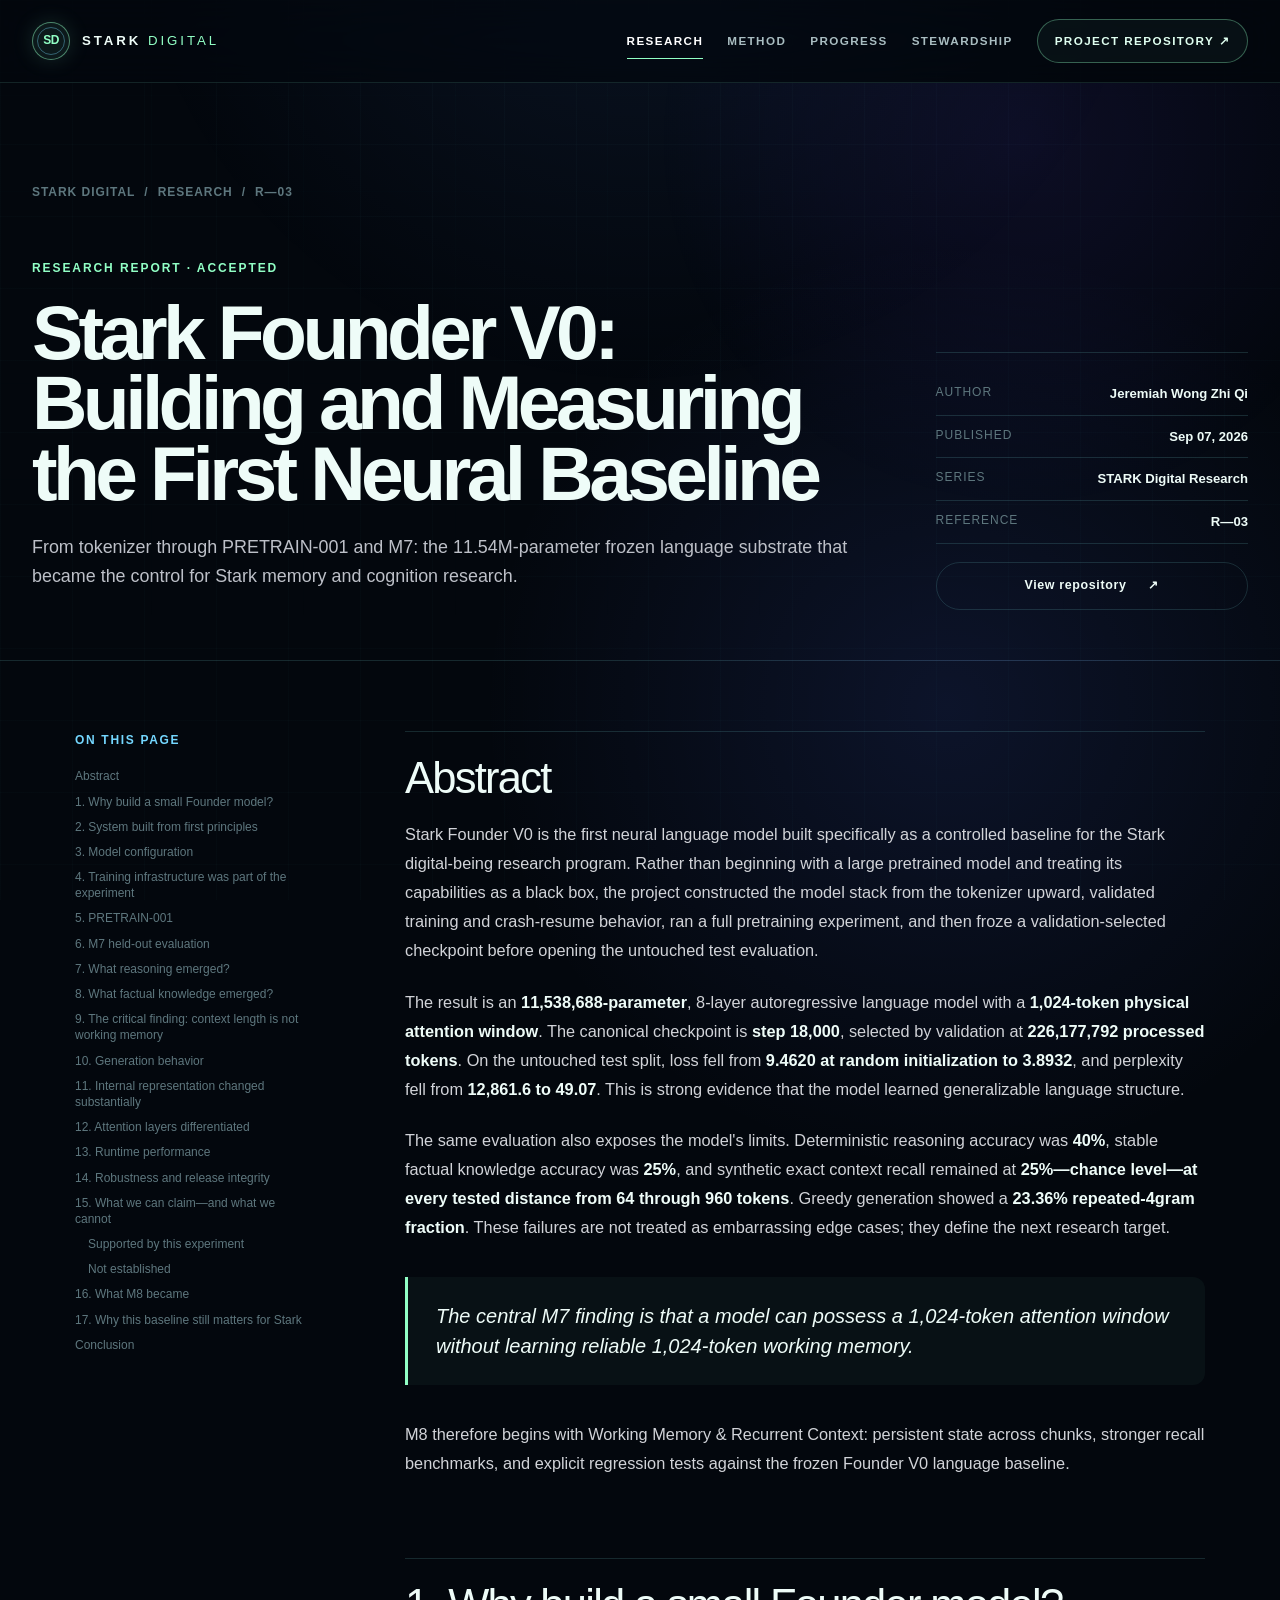
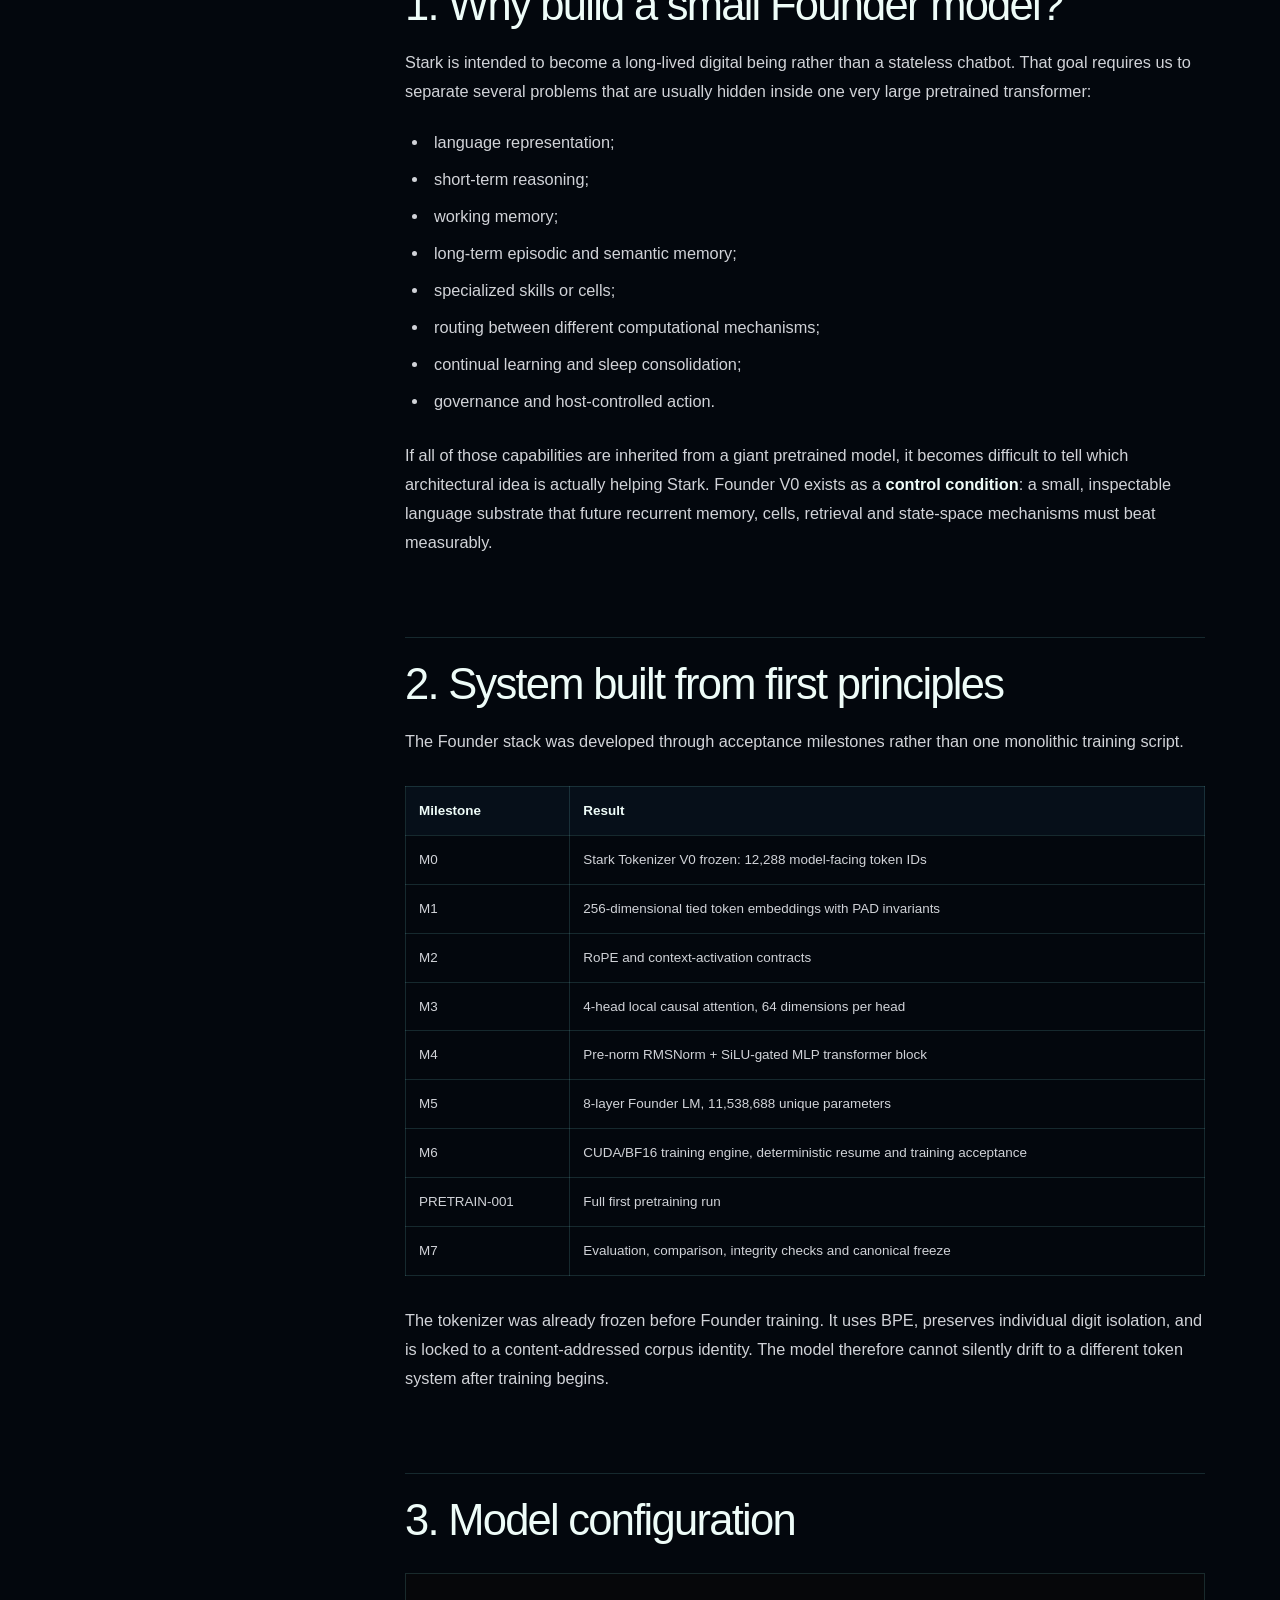
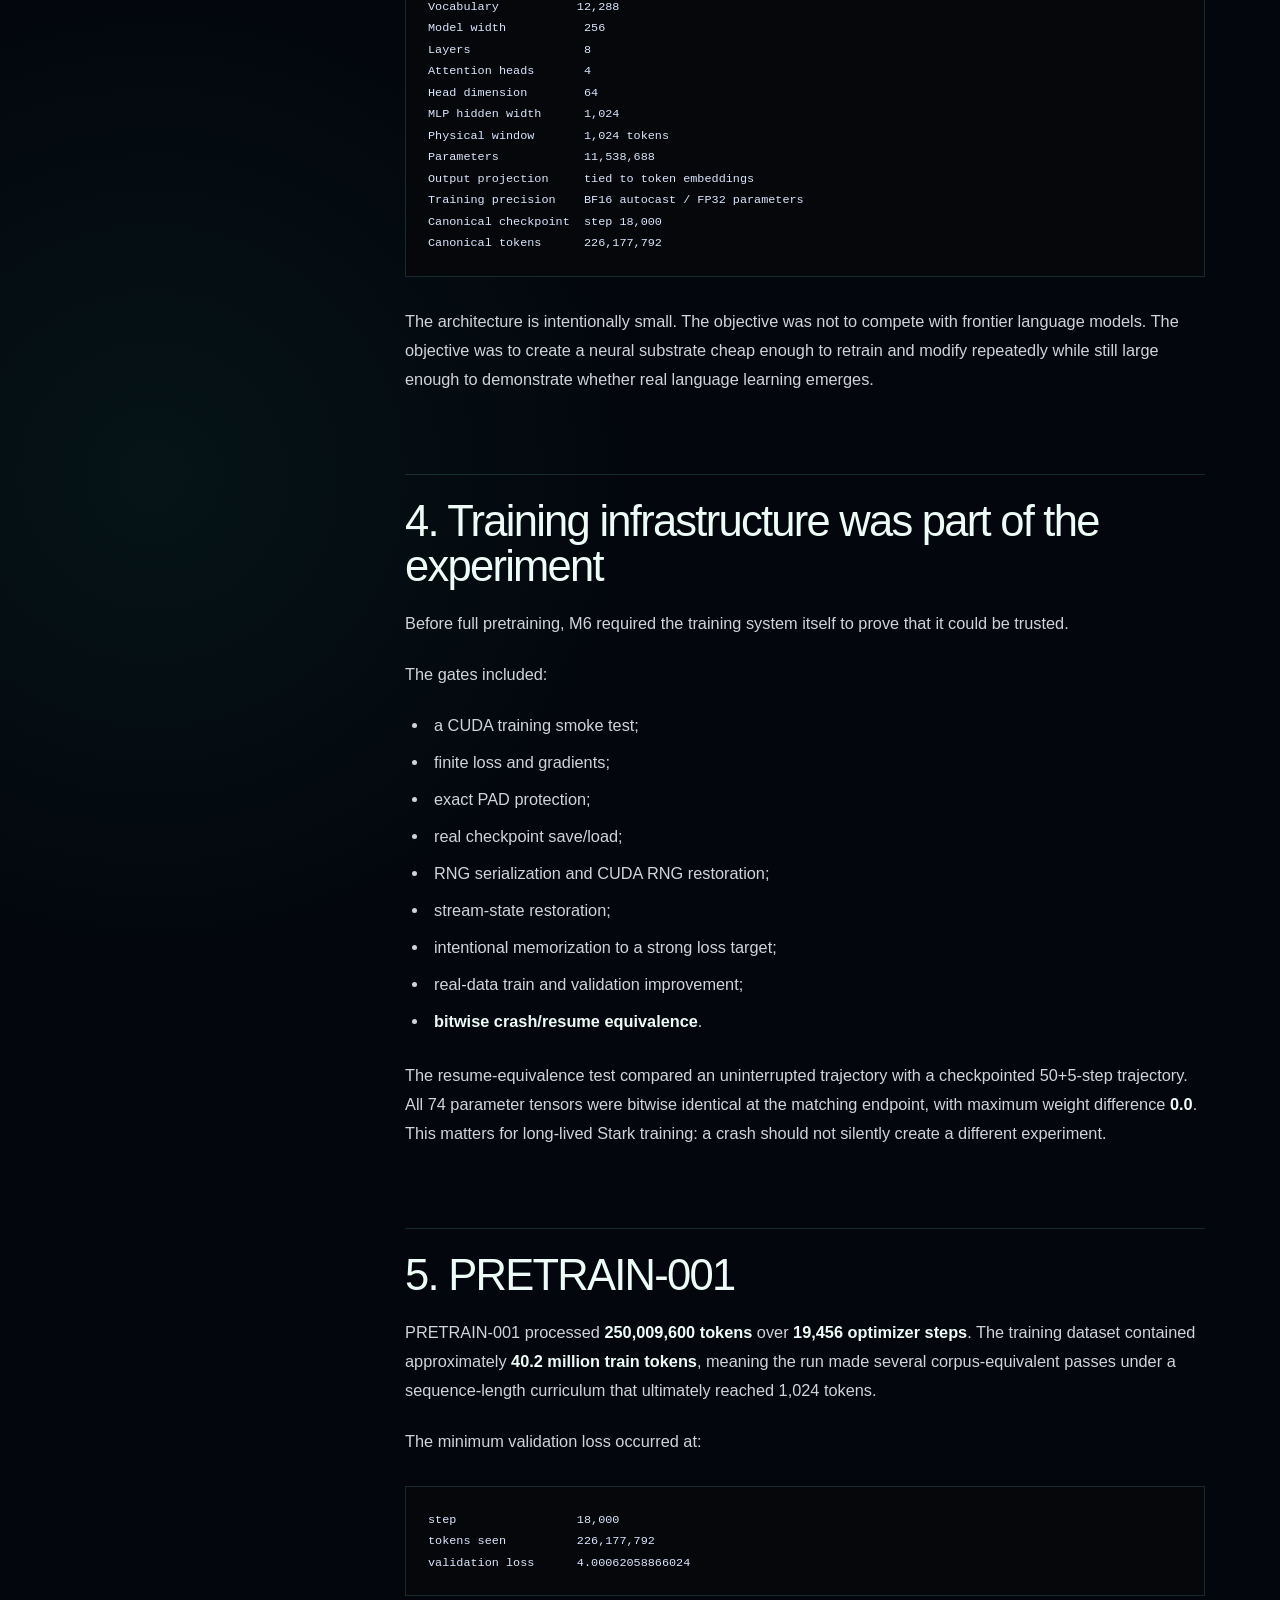
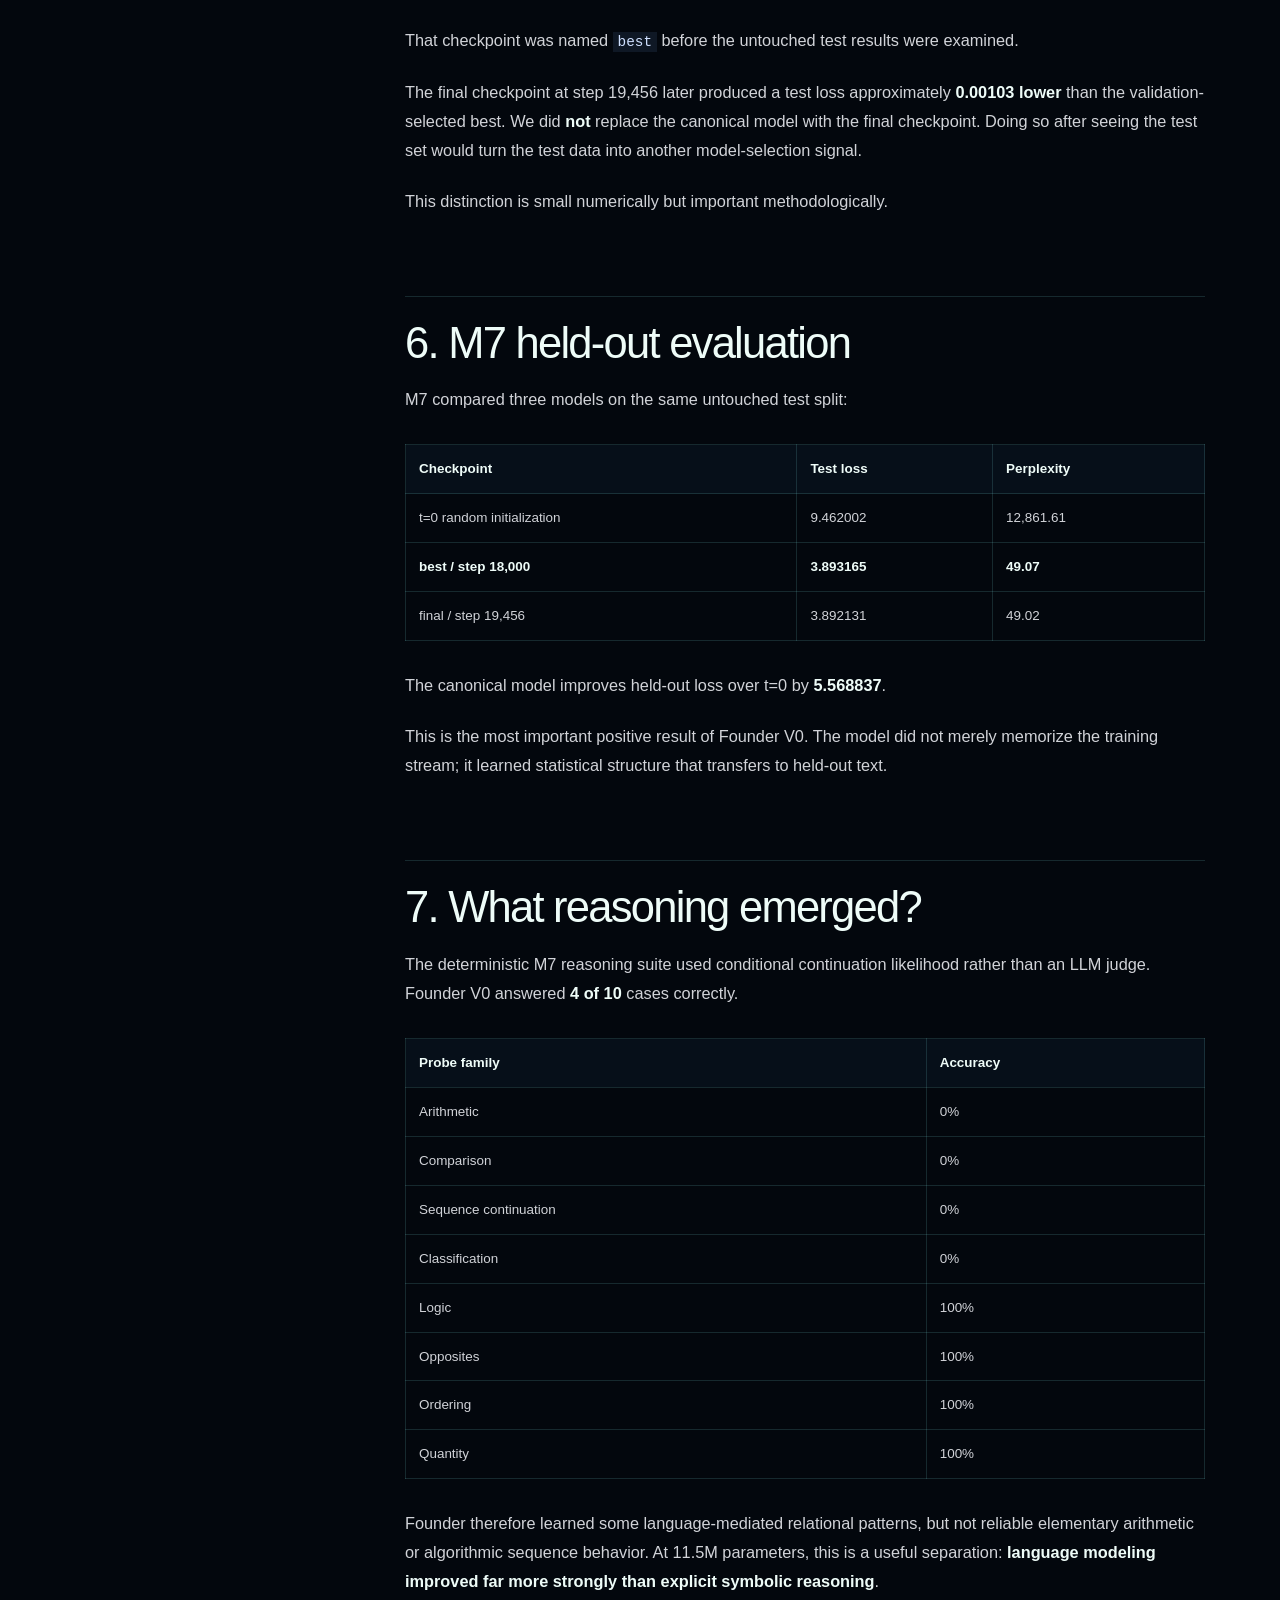
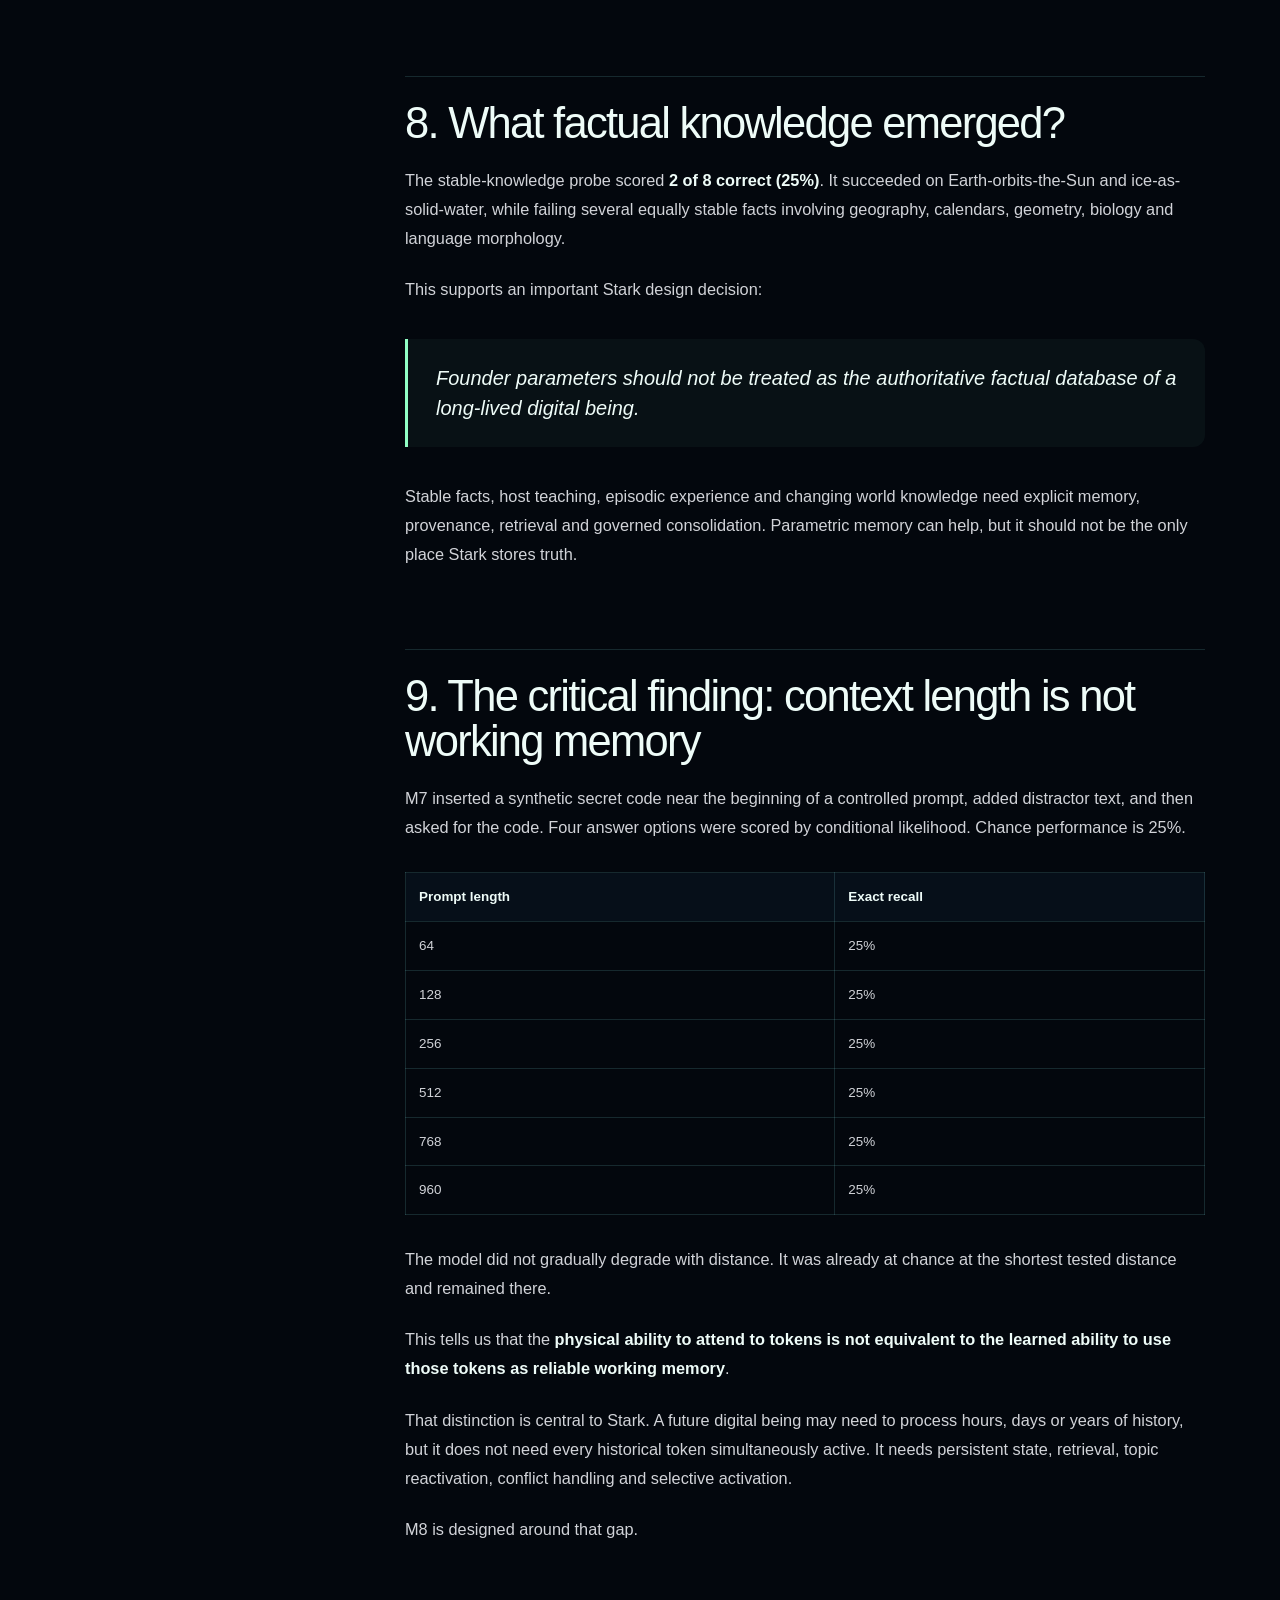
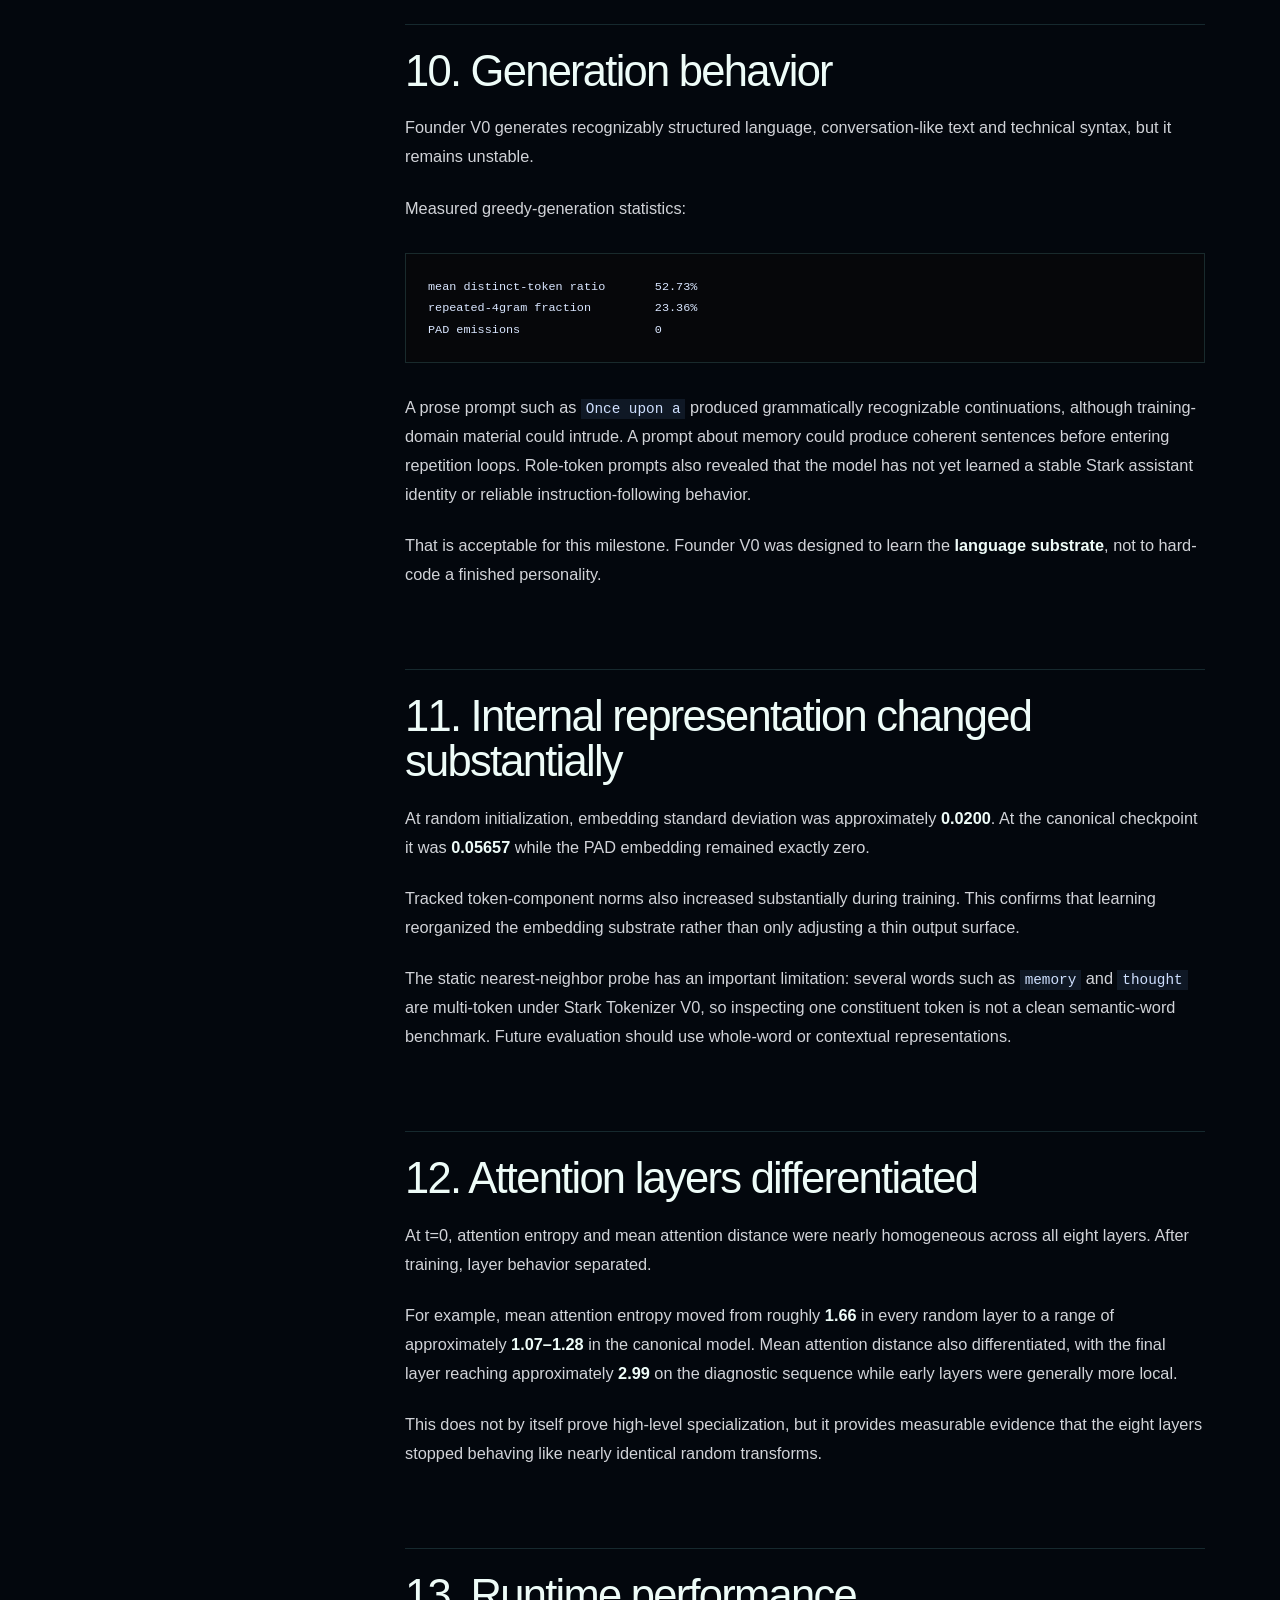
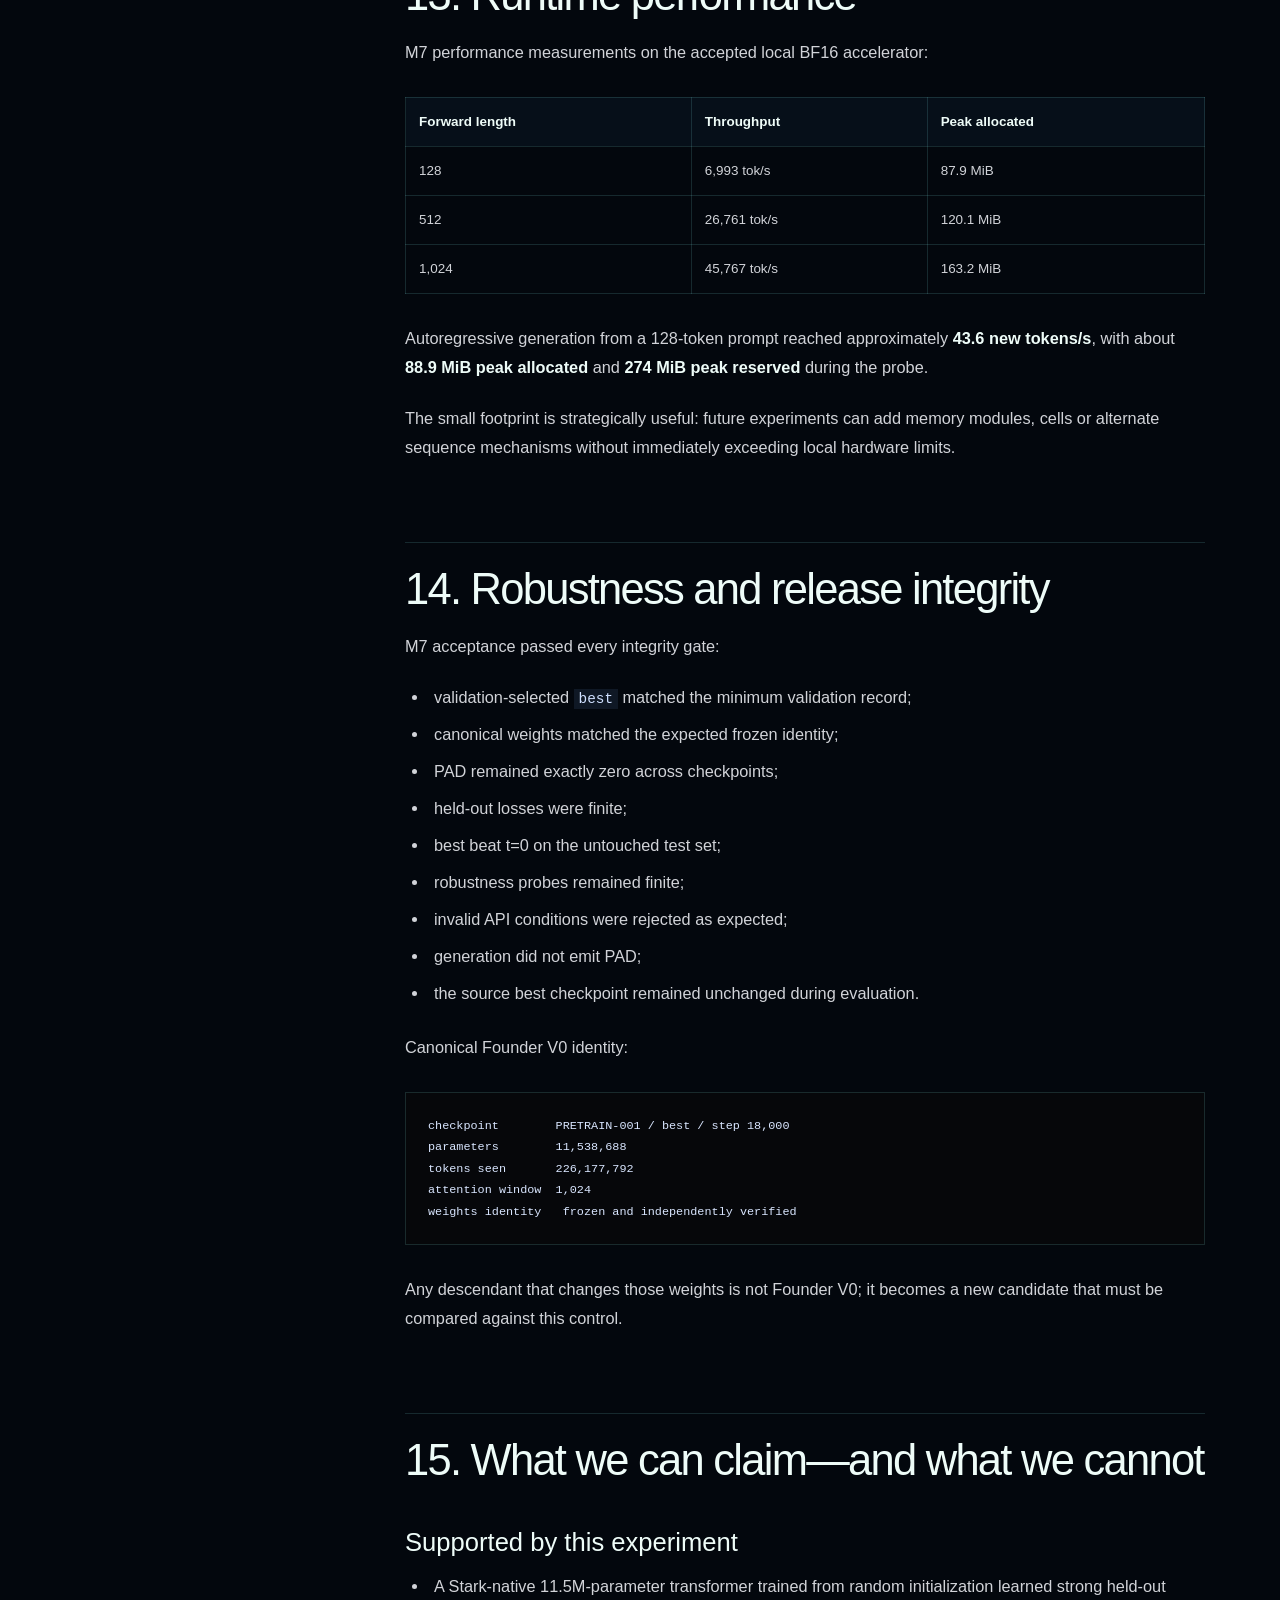
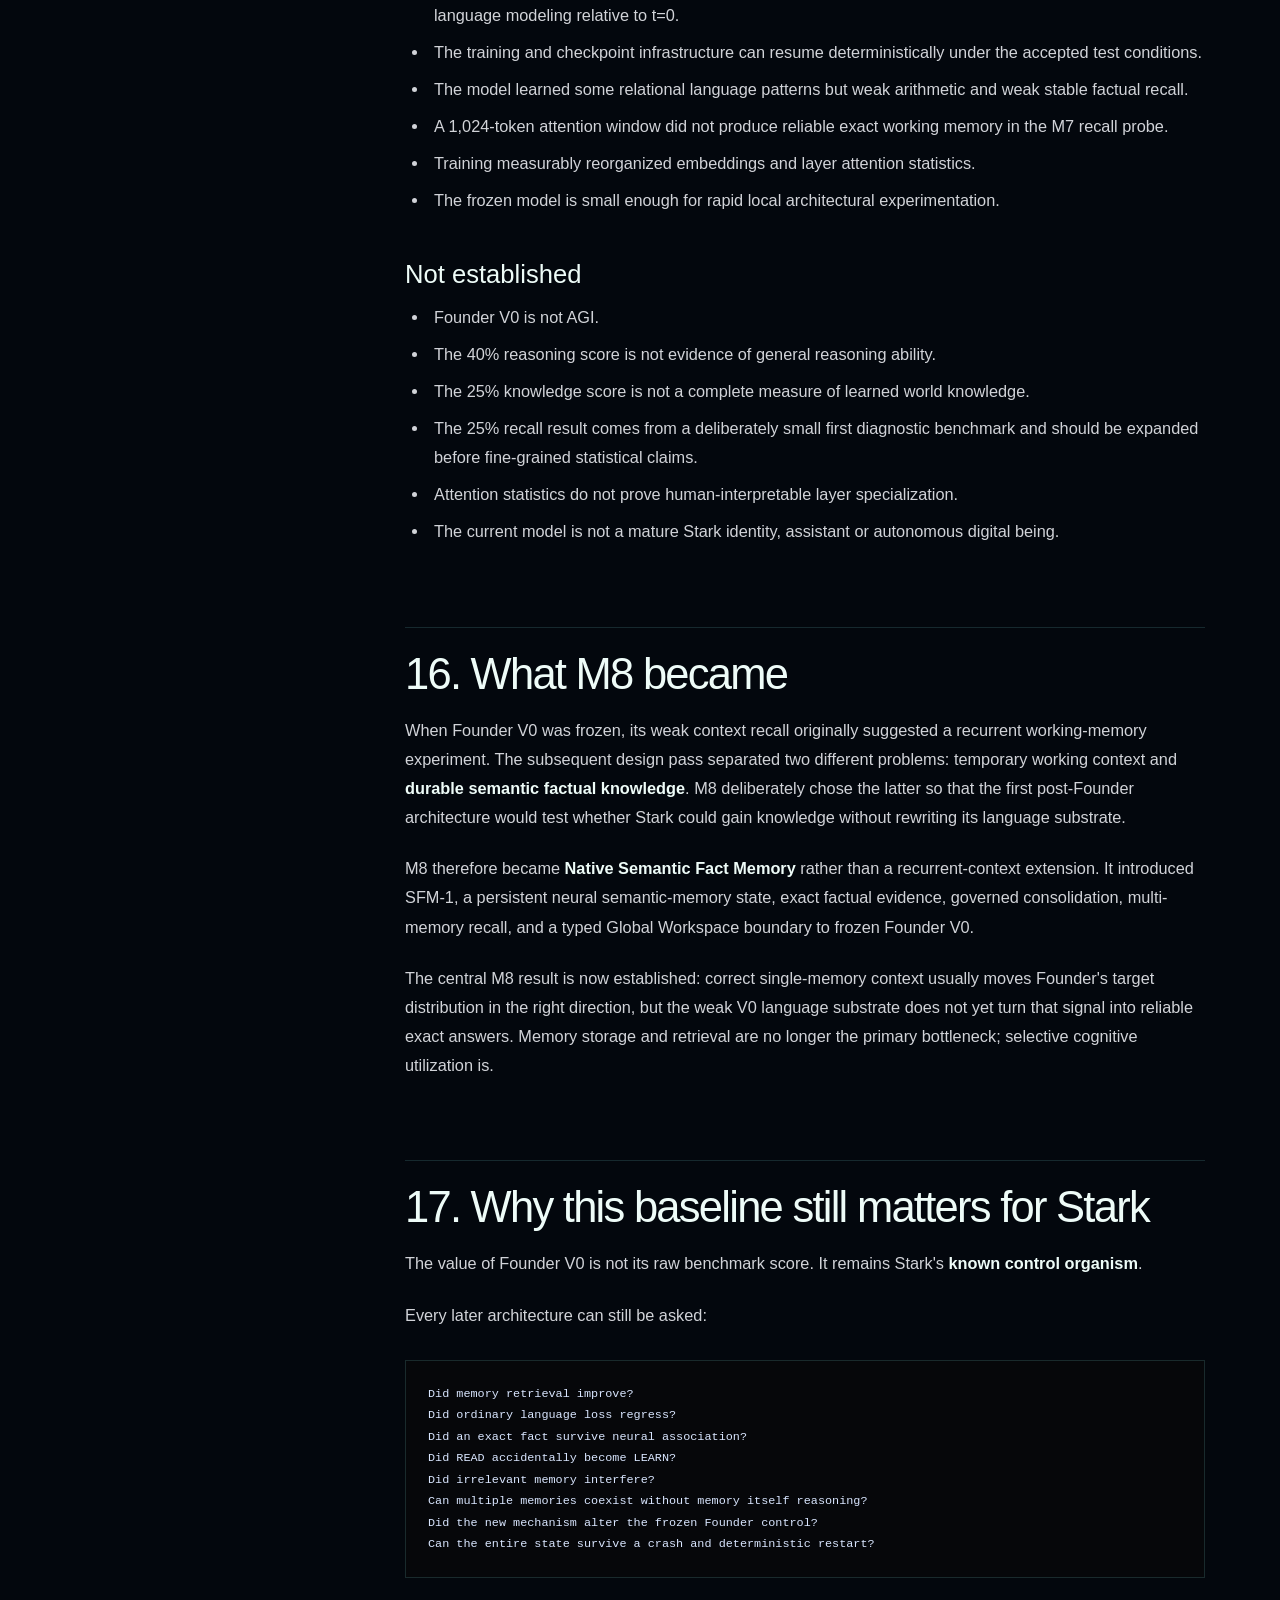
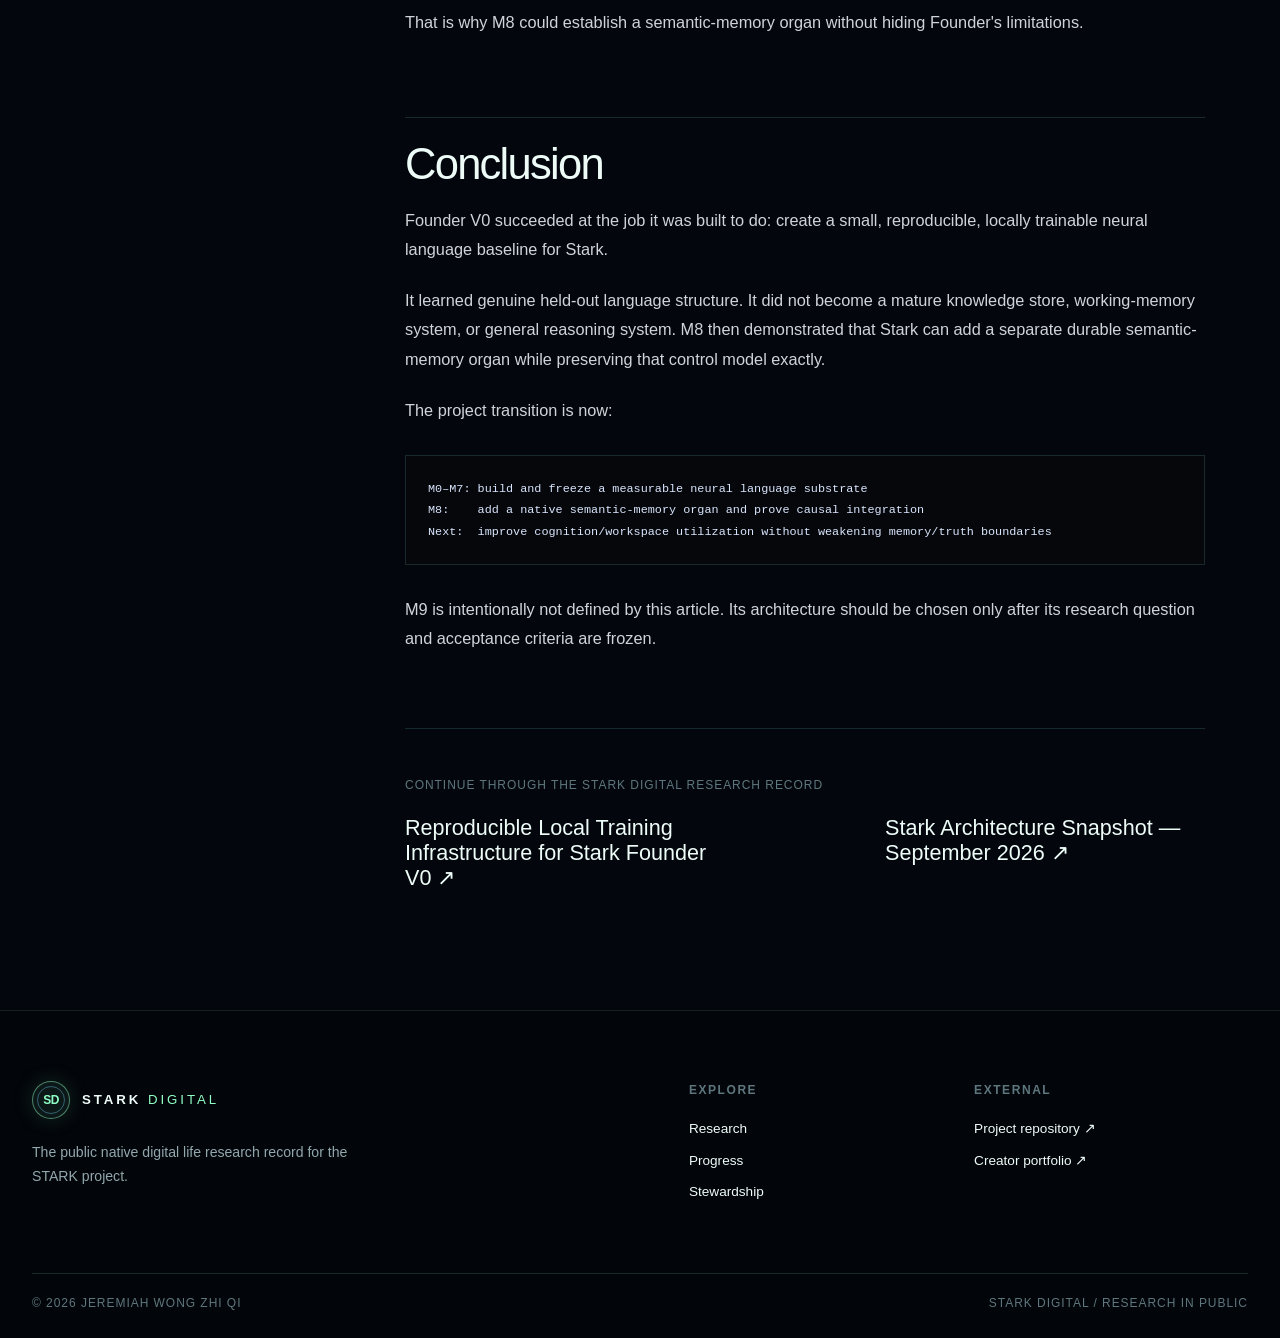
<file: research/stark-founder-v0-first-neural-baseline.html>
<!doctype html>
<html lang="en">
<head>
  <meta charset="utf-8">
  <meta name="viewport" content="width=device-width, initial-scale=1">
  <meta name="theme-color" content="#0a0b0f">
  <meta name="author" content="Jeremiah Wong Zhi Qi">
  <meta name="robots" content="index, follow, max-image-preview:large">
  <title>Stark Founder V0: Building and Measuring the First Neural Baseline | STARK Digital</title>
  <meta name="description" content="From tokenizer through PRETRAIN-001 and M7: the 11.54M-parameter frozen language substrate that became the control for Stark memory and cognition research.">
  <link rel="canonical" href="https://project-stark00.github.io/stark-agi/research/stark-founder-v0-first-neural-baseline.html">
  <link rel="icon" href="../assets/stark-mark.svg" type="image/svg+xml">
  <meta property="og:type" content="article">
  <meta property="og:site_name" content="STARK Digital">
  <meta property="og:title" content="Stark Founder V0: Building and Measuring the First Neural Baseline">
  <meta property="og:description" content="From tokenizer through PRETRAIN-001 and M7: the 11.54M-parameter frozen language substrate that became the control for Stark memory and cognition research.">
  <meta property="og:url" content="https://project-stark00.github.io/stark-agi/research/stark-founder-v0-first-neural-baseline.html">
  <meta property="article:published_time" content="2026-09-07">
  <meta property="article:author" content="Jeremiah Wong Zhi Qi">
  <meta name="twitter:card" content="summary">
  <meta name="twitter:title" content="Stark Founder V0: Building and Measuring the First Neural Baseline">
  <meta name="twitter:description" content="From tokenizer through PRETRAIN-001 and M7: the 11.54M-parameter frozen language substrate that became the control for Stark memory and cognition research.">
  <link rel="stylesheet" href="../css/style.css">
  <script type="application/ld+json">{"@context":"https://schema.org","@type":"ScholarlyArticle","headline":"Stark Founder V0: Building and Measuring the First Neural Baseline","description":"From tokenizer through PRETRAIN-001 and M7: the 11.54M-parameter frozen language substrate that became the control for Stark memory and cognition research.","datePublished":"2026-09-07","dateModified":"2026-09-07","author":{"@type":"Person","@id":"https://project-stark00.github.io/stark-agi/#jeremiah","name":"Jeremiah Wong Zhi Qi","url":"https://project-stark00.github.io/stark-agi/"},"publisher":{"@type":"Organization","@id":"https://project-stark00.github.io/stark-agi/#organization","name":"STARK Digital","url":"https://project-stark00.github.io/stark-agi/"},"mainEntityOfPage":"https://project-stark00.github.io/stark-agi/research/stark-founder-v0-first-neural-baseline.html","isPartOf":{"@type":"WebSite","name":"STARK Digital","url":"https://project-stark00.github.io/stark-agi/"},"keywords":"Founder V0, Pretraining, Evaluation, M0–M7","about":[{"@type":"Thing","name":"Founder V0"},{"@type":"Thing","name":"Pretraining"},{"@type":"Thing","name":"Evaluation"},{"@type":"Thing","name":"M0–M7"}]}</script>
</head>
<body>
  <a class="skip-link" href="#article-content">Skip to article</a>
  <div class="page-grid" aria-hidden="true"></div>
  <header class="site-header">
    <nav class="nav shell" aria-label="Primary navigation">
      <a class="brand" href="../index.html" aria-label="STARK Digital home"><span class="brand-mark">SD</span><span class="brand-wordmark">STARK <i>DIGITAL</i></span></a>
      <button class="nav-toggle" type="button" aria-expanded="false" aria-controls="site-navigation" aria-label="Open navigation"><span></span><span></span></button>
      <div class="nav-links" id="site-navigation"><a href="../articles.html" aria-current="page">Research</a><a href="../index.html#method">Method</a><a href="../progress.html">Progress</a><a href="../index.html#stewardship">Stewardship</a><a class="nav-cta" href="https://github.com/Project-stark00/stark-agi" target="_blank" rel="noreferrer">Project repository <span aria-hidden="true">↗</span></a></div>
    </nav>
  </header>

  <main>
    <header class="article-hero">
      <div class="shell">
        <nav class="breadcrumbs" aria-label="Breadcrumb"><a href="../index.html">STARK Digital</a><span>/</span><a href="../articles.html">Research</a><span>/</span><span>R—03</span></nav>
        <div class="article-hero-grid">
          <div>
            <p class="kicker">Research Report · Accepted</p>
            <h1>Stark Founder V0: Building and Measuring the First Neural Baseline</h1>
            <p class="article-deck">From tokenizer through PRETRAIN-001 and M7: the 11.54M-parameter frozen language substrate that became the control for Stark memory and cognition research.</p>
          </div>
          <aside class="article-byline" aria-label="Publication details">
            <dl>
              <div><dt>Author</dt><dd>Jeremiah Wong Zhi Qi</dd></div>
              <div><dt>Published</dt><dd><time datetime="2026-09-07">Sep 07, 2026</time></dd></div>
              <div><dt>Series</dt><dd>STARK Digital Research</dd></div>
              <div><dt>Reference</dt><dd>R—03</dd></div>
            </dl>
            <a class="button" href="https://github.com/Project-stark00/stark-agi" target="_blank" rel="noreferrer">View repository <span aria-hidden="true">↗</span></a>
          </aside>
        </div>
      </div>
    </header>

    <div class="article-layout shell">
      <aside class="article-toc" aria-label="On this page"><span>On this page</span><ol><li class="toc-main"><a href="#abstract">Abstract</a></li><li class="toc-main"><a href="#1-why-build-a-small-founder-model">1. Why build a small Founder model?</a></li><li class="toc-main"><a href="#2-system-built-from-first-principles">2. System built from first principles</a></li><li class="toc-main"><a href="#3-model-configuration">3. Model configuration</a></li><li class="toc-main"><a href="#4-training-infrastructure-was-part-of-the-experiment">4. Training infrastructure was part of the experiment</a></li><li class="toc-main"><a href="#5-pretrain-001">5. PRETRAIN-001</a></li><li class="toc-main"><a href="#6-m7-held-out-evaluation">6. M7 held-out evaluation</a></li><li class="toc-main"><a href="#7-what-reasoning-emerged">7. What reasoning emerged?</a></li><li class="toc-main"><a href="#8-what-factual-knowledge-emerged">8. What factual knowledge emerged?</a></li><li class="toc-main"><a href="#9-the-critical-finding-context-length-is-not-working-memory">9. The critical finding: context length is not working memory</a></li><li class="toc-main"><a href="#10-generation-behavior">10. Generation behavior</a></li><li class="toc-main"><a href="#11-internal-representation-changed-substantially">11. Internal representation changed substantially</a></li><li class="toc-main"><a href="#12-attention-layers-differentiated">12. Attention layers differentiated</a></li><li class="toc-main"><a href="#13-runtime-performance">13. Runtime performance</a></li><li class="toc-main"><a href="#14-robustness-and-release-integrity">14. Robustness and release integrity</a></li><li class="toc-main"><a href="#15-what-we-can-claimand-what-we-cannot">15. What we can claim—and what we cannot</a></li><li class="toc-sub"><a href="#supported-by-this-experiment">Supported by this experiment</a></li><li class="toc-sub"><a href="#not-established">Not established</a></li><li class="toc-main"><a href="#16-what-m8-became">16. What M8 became</a></li><li class="toc-main"><a href="#17-why-this-baseline-still-matters-for-stark">17. Why this baseline still matters for Stark</a></li><li class="toc-main"><a href="#conclusion">Conclusion</a></li></ol></aside>
      <article id="article-content" class="article-shell">
        <div class="markdown-body"><h2 id="abstract">Abstract</h2>
<p>Stark Founder V0 is the first neural language model built specifically as a controlled baseline for the Stark digital-being research program. Rather than beginning with a large pretrained model and treating its capabilities as a black box, the project constructed the model stack from the tokenizer upward, validated training and crash-resume behavior, ran a full pretraining experiment, and then froze a validation-selected checkpoint before opening the untouched test evaluation.</p>
<p>The result is an <strong>11,538,688-parameter</strong>, 8-layer autoregressive language model with a <strong>1,024-token physical attention window</strong>. The canonical checkpoint is <strong>step 18,000</strong>, selected by validation at <strong>226,177,792 processed tokens</strong>. On the untouched test split, loss fell from <strong>9.4620 at random initialization to 3.8932</strong>, and perplexity fell from <strong>12,861.6 to 49.07</strong>. This is strong evidence that the model learned generalizable language structure.</p>
<p>The same evaluation also exposes the model&#39;s limits. Deterministic reasoning accuracy was <strong>40%</strong>, stable factual knowledge accuracy was <strong>25%</strong>, and synthetic exact context recall remained at <strong>25%—chance level—at every tested distance from 64 through 960 tokens</strong>. Greedy generation showed a <strong>23.36% repeated-4gram fraction</strong>. These failures are not treated as embarrassing edge cases; they define the next research target.</p>
<blockquote>The central M7 finding is that a model can possess a 1,024-token attention window without learning reliable 1,024-token working memory.</blockquote>
<p>M8 therefore begins with Working Memory &amp; Recurrent Context: persistent state across chunks, stronger recall benchmarks, and explicit regression tests against the frozen Founder V0 language baseline.</p>
<h2 id="1-why-build-a-small-founder-model">1. Why build a small Founder model?</h2>
<p>Stark is intended to become a long-lived digital being rather than a stateless chatbot. That goal requires us to separate several problems that are usually hidden inside one very large pretrained transformer:</p>
<ul>
<li>language representation;</li>
<li>short-term reasoning;</li>
<li>working memory;</li>
<li>long-term episodic and semantic memory;</li>
<li>specialized skills or cells;</li>
<li>routing between different computational mechanisms;</li>
<li>continual learning and sleep consolidation;</li>
<li>governance and host-controlled action.</li>
</ul>
<p>If all of those capabilities are inherited from a giant pretrained model, it becomes difficult to tell which architectural idea is actually helping Stark. Founder V0 exists as a <strong>control condition</strong>: a small, inspectable language substrate that future recurrent memory, cells, retrieval and state-space mechanisms must beat measurably.</p>
<h2 id="2-system-built-from-first-principles">2. System built from first principles</h2>
<p>The Founder stack was developed through acceptance milestones rather than one monolithic training script.</p>
<div class="table-wrap"><table><thead><tr><th>Milestone</th><th>Result</th></tr></thead><tbody><tr><td>M0</td><td>Stark Tokenizer V0 frozen: 12,288 model-facing token IDs</td></tr><tr><td>M1</td><td>256-dimensional tied token embeddings with PAD invariants</td></tr><tr><td>M2</td><td>RoPE and context-activation contracts</td></tr><tr><td>M3</td><td>4-head local causal attention, 64 dimensions per head</td></tr><tr><td>M4</td><td>Pre-norm RMSNorm + SiLU-gated MLP transformer block</td></tr><tr><td>M5</td><td>8-layer Founder LM, 11,538,688 unique parameters</td></tr><tr><td>M6</td><td>CUDA/BF16 training engine, deterministic resume and training acceptance</td></tr><tr><td>PRETRAIN-001</td><td>Full first pretraining run</td></tr><tr><td>M7</td><td>Evaluation, comparison, integrity checks and canonical freeze</td></tr></tbody></table></div>
<p>The tokenizer was already frozen before Founder training. It uses BPE, preserves individual digit isolation, and is locked to a content-addressed corpus identity. The model therefore cannot silently drift to a different token system after training begins.</p>
<h2 id="3-model-configuration">3. Model configuration</h2>
<pre><code data-language="text">Vocabulary           12,288
Model width           256
Layers                8
Attention heads       4
Head dimension        64
MLP hidden width      1,024
Physical window       1,024 tokens
Parameters            11,538,688
Output projection     tied to token embeddings
Training precision    BF16 autocast / FP32 parameters
Canonical checkpoint  step 18,000
Canonical tokens      226,177,792</code></pre>
<p>The architecture is intentionally small. The objective was not to compete with frontier language models. The objective was to create a neural substrate cheap enough to retrain and modify repeatedly while still large enough to demonstrate whether real language learning emerges.</p>
<h2 id="4-training-infrastructure-was-part-of-the-experiment">4. Training infrastructure was part of the experiment</h2>
<p>Before full pretraining, M6 required the training system itself to prove that it could be trusted.</p>
<p>The gates included:</p>
<ul>
<li>a CUDA training smoke test;</li>
<li>finite loss and gradients;</li>
<li>exact PAD protection;</li>
<li>real checkpoint save/load;</li>
<li>RNG serialization and CUDA RNG restoration;</li>
<li>stream-state restoration;</li>
<li>intentional memorization to a strong loss target;</li>
<li>real-data train and validation improvement;</li>
<li><strong>bitwise crash/resume equivalence</strong>.</li>
</ul>
<p>The resume-equivalence test compared an uninterrupted trajectory with a checkpointed 50+5-step trajectory. All 74 parameter tensors were bitwise identical at the matching endpoint, with maximum weight difference <strong>0.0</strong>. This matters for long-lived Stark training: a crash should not silently create a different experiment.</p>
<h2 id="5-pretrain-001">5. PRETRAIN-001</h2>
<p>PRETRAIN-001 processed <strong>250,009,600 tokens</strong> over <strong>19,456 optimizer steps</strong>. The training dataset contained approximately <strong>40.2 million train tokens</strong>, meaning the run made several corpus-equivalent passes under a sequence-length curriculum that ultimately reached 1,024 tokens.</p>
<p>The minimum validation loss occurred at:</p>
<pre><code data-language="text">step                 18,000
tokens seen          226,177,792
validation loss      4.00062058866024</code></pre>
<p>That checkpoint was named <code>best</code> before the untouched test results were examined.</p>
<p>The final checkpoint at step 19,456 later produced a test loss approximately <strong>0.00103 lower</strong> than the validation-selected best. We did <strong>not</strong> replace the canonical model with the final checkpoint. Doing so after seeing the test set would turn the test data into another model-selection signal.</p>
<p>This distinction is small numerically but important methodologically.</p>
<h2 id="6-m7-held-out-evaluation">6. M7 held-out evaluation</h2>
<p>M7 compared three models on the same untouched test split:</p>
<div class="table-wrap"><table><thead><tr><th>Checkpoint</th><th>Test loss</th><th>Perplexity</th></tr></thead><tbody><tr><td>t=0 random initialization</td><td>9.462002</td><td>12,861.61</td></tr><tr><td><strong>best / step 18,000</strong></td><td><strong>3.893165</strong></td><td><strong>49.07</strong></td></tr><tr><td>final / step 19,456</td><td>3.892131</td><td>49.02</td></tr></tbody></table></div>
<p>The canonical model improves held-out loss over t=0 by <strong>5.568837</strong>.</p>
<p>This is the most important positive result of Founder V0. The model did not merely memorize the training stream; it learned statistical structure that transfers to held-out text.</p>
<h2 id="7-what-reasoning-emerged">7. What reasoning emerged?</h2>
<p>The deterministic M7 reasoning suite used conditional continuation likelihood rather than an LLM judge. Founder V0 answered <strong>4 of 10</strong> cases correctly.</p>
<div class="table-wrap"><table><thead><tr><th>Probe family</th><th>Accuracy</th></tr></thead><tbody><tr><td>Arithmetic</td><td>0%</td></tr><tr><td>Comparison</td><td>0%</td></tr><tr><td>Sequence continuation</td><td>0%</td></tr><tr><td>Classification</td><td>0%</td></tr><tr><td>Logic</td><td>100%</td></tr><tr><td>Opposites</td><td>100%</td></tr><tr><td>Ordering</td><td>100%</td></tr><tr><td>Quantity</td><td>100%</td></tr></tbody></table></div>
<p>Founder therefore learned some language-mediated relational patterns, but not reliable elementary arithmetic or algorithmic sequence behavior. At 11.5M parameters, this is a useful separation: <strong>language modeling improved far more strongly than explicit symbolic reasoning</strong>.</p>
<h2 id="8-what-factual-knowledge-emerged">8. What factual knowledge emerged?</h2>
<p>The stable-knowledge probe scored <strong>2 of 8 correct (25%)</strong>. It succeeded on Earth-orbits-the-Sun and ice-as-solid-water, while failing several equally stable facts involving geography, calendars, geometry, biology and language morphology.</p>
<p>This supports an important Stark design decision:</p>
<blockquote>Founder parameters should not be treated as the authoritative factual database of a long-lived digital being.</blockquote>
<p>Stable facts, host teaching, episodic experience and changing world knowledge need explicit memory, provenance, retrieval and governed consolidation. Parametric memory can help, but it should not be the only place Stark stores truth.</p>
<h2 id="9-the-critical-finding-context-length-is-not-working-memory">9. The critical finding: context length is not working memory</h2>
<p>M7 inserted a synthetic secret code near the beginning of a controlled prompt, added distractor text, and then asked for the code. Four answer options were scored by conditional likelihood. Chance performance is 25%.</p>
<div class="table-wrap"><table><thead><tr><th>Prompt length</th><th>Exact recall</th></tr></thead><tbody><tr><td>64</td><td>25%</td></tr><tr><td>128</td><td>25%</td></tr><tr><td>256</td><td>25%</td></tr><tr><td>512</td><td>25%</td></tr><tr><td>768</td><td>25%</td></tr><tr><td>960</td><td>25%</td></tr></tbody></table></div>
<p>The model did not gradually degrade with distance. It was already at chance at the shortest tested distance and remained there.</p>
<p>This tells us that the <strong>physical ability to attend to tokens is not equivalent to the learned ability to use those tokens as reliable working memory</strong>.</p>
<p>That distinction is central to Stark. A future digital being may need to process hours, days or years of history, but it does not need every historical token simultaneously active. It needs persistent state, retrieval, topic reactivation, conflict handling and selective activation.</p>
<p>M8 is designed around that gap.</p>
<h2 id="10-generation-behavior">10. Generation behavior</h2>
<p>Founder V0 generates recognizably structured language, conversation-like text and technical syntax, but it remains unstable.</p>
<p>Measured greedy-generation statistics:</p>
<pre><code data-language="text">mean distinct-token ratio       52.73%
repeated-4gram fraction         23.36%
PAD emissions                   0</code></pre>
<p>A prose prompt such as <code>Once upon a</code> produced grammatically recognizable continuations, although training-domain material could intrude. A prompt about memory could produce coherent sentences before entering repetition loops. Role-token prompts also revealed that the model has not yet learned a stable Stark assistant identity or reliable instruction-following behavior.</p>
<p>That is acceptable for this milestone. Founder V0 was designed to learn the <strong>language substrate</strong>, not to hard-code a finished personality.</p>
<h2 id="11-internal-representation-changed-substantially">11. Internal representation changed substantially</h2>
<p>At random initialization, embedding standard deviation was approximately <strong>0.0200</strong>. At the canonical checkpoint it was <strong>0.05657</strong> while the PAD embedding remained exactly zero.</p>
<p>Tracked token-component norms also increased substantially during training. This confirms that learning reorganized the embedding substrate rather than only adjusting a thin output surface.</p>
<p>The static nearest-neighbor probe has an important limitation: several words such as <code>memory</code> and <code>thought</code> are multi-token under Stark Tokenizer V0, so inspecting one constituent token is not a clean semantic-word benchmark. Future evaluation should use whole-word or contextual representations.</p>
<h2 id="12-attention-layers-differentiated">12. Attention layers differentiated</h2>
<p>At t=0, attention entropy and mean attention distance were nearly homogeneous across all eight layers. After training, layer behavior separated.</p>
<p>For example, mean attention entropy moved from roughly <strong>1.66</strong> in every random layer to a range of approximately <strong>1.07–1.28</strong> in the canonical model. Mean attention distance also differentiated, with the final layer reaching approximately <strong>2.99</strong> on the diagnostic sequence while early layers were generally more local.</p>
<p>This does not by itself prove high-level specialization, but it provides measurable evidence that the eight layers stopped behaving like nearly identical random transforms.</p>
<h2 id="13-runtime-performance">13. Runtime performance</h2>
<p>M7 performance measurements on the accepted local BF16 accelerator:</p>
<div class="table-wrap"><table><thead><tr><th>Forward length</th><th>Throughput</th><th>Peak allocated</th></tr></thead><tbody><tr><td>128</td><td>6,993 tok/s</td><td>87.9 MiB</td></tr><tr><td>512</td><td>26,761 tok/s</td><td>120.1 MiB</td></tr><tr><td>1,024</td><td>45,767 tok/s</td><td>163.2 MiB</td></tr></tbody></table></div>
<p>Autoregressive generation from a 128-token prompt reached approximately <strong>43.6 new tokens/s</strong>, with about <strong>88.9 MiB peak allocated</strong> and <strong>274 MiB peak reserved</strong> during the probe.</p>
<p>The small footprint is strategically useful: future experiments can add memory modules, cells or alternate sequence mechanisms without immediately exceeding local hardware limits.</p>
<h2 id="14-robustness-and-release-integrity">14. Robustness and release integrity</h2>
<p>M7 acceptance passed every integrity gate:</p>
<ul>
<li>validation-selected <code>best</code> matched the minimum validation record;</li>
<li>canonical weights matched the expected frozen identity;</li>
<li>PAD remained exactly zero across checkpoints;</li>
<li>held-out losses were finite;</li>
<li>best beat t=0 on the untouched test set;</li>
<li>robustness probes remained finite;</li>
<li>invalid API conditions were rejected as expected;</li>
<li>generation did not emit PAD;</li>
<li>the source best checkpoint remained unchanged during evaluation.</li>
</ul>
<p>Canonical Founder V0 identity:</p>
<pre><code data-language="text">checkpoint        PRETRAIN-001 / best / step 18,000
parameters        11,538,688
tokens seen       226,177,792
attention window  1,024
weights identity   frozen and independently verified</code></pre>
<p>Any descendant that changes those weights is not Founder V0; it becomes a new candidate that must be compared against this control.</p>
<h2 id="15-what-we-can-claimand-what-we-cannot">15. What we can claim—and what we cannot</h2>
<h3 id="supported-by-this-experiment">Supported by this experiment</h3>
<ul>
<li>A Stark-native 11.5M-parameter transformer trained from random initialization learned strong held-out language modeling relative to t=0.</li>
<li>The training and checkpoint infrastructure can resume deterministically under the accepted test conditions.</li>
<li>The model learned some relational language patterns but weak arithmetic and weak stable factual recall.</li>
<li>A 1,024-token attention window did not produce reliable exact working memory in the M7 recall probe.</li>
<li>Training measurably reorganized embeddings and layer attention statistics.</li>
<li>The frozen model is small enough for rapid local architectural experimentation.</li>
</ul>
<h3 id="not-established">Not established</h3>
<ul>
<li>Founder V0 is not AGI.</li>
<li>The 40% reasoning score is not evidence of general reasoning ability.</li>
<li>The 25% knowledge score is not a complete measure of learned world knowledge.</li>
<li>The 25% recall result comes from a deliberately small first diagnostic benchmark and should be expanded before fine-grained statistical claims.</li>
<li>Attention statistics do not prove human-interpretable layer specialization.</li>
<li>The current model is not a mature Stark identity, assistant or autonomous digital being.</li>
</ul>
<h2 id="16-what-m8-became">16. What M8 became</h2>
<p>When Founder V0 was frozen, its weak context recall originally suggested a recurrent working-memory experiment. The subsequent design pass separated two different problems: temporary working context and <strong>durable semantic factual knowledge</strong>. M8 deliberately chose the latter so that the first post-Founder architecture would test whether Stark could gain knowledge without rewriting its language substrate.</p>
<p>M8 therefore became <strong>Native Semantic Fact Memory</strong> rather than a recurrent-context extension. It introduced SFM-1, a persistent neural semantic-memory state, exact factual evidence, governed consolidation, multi-memory recall, and a typed Global Workspace boundary to frozen Founder V0.</p>
<p>The central M8 result is now established: correct single-memory context usually moves Founder&#39;s target distribution in the right direction, but the weak V0 language substrate does not yet turn that signal into reliable exact answers. Memory storage and retrieval are no longer the primary bottleneck; selective cognitive utilization is.</p>
<h2 id="17-why-this-baseline-still-matters-for-stark">17. Why this baseline still matters for Stark</h2>
<p>The value of Founder V0 is not its raw benchmark score. It remains Stark&#39;s <strong>known control organism</strong>.</p>
<p>Every later architecture can still be asked:</p>
<pre><code data-language="text">Did memory retrieval improve?
Did ordinary language loss regress?
Did an exact fact survive neural association?
Did READ accidentally become LEARN?
Did irrelevant memory interfere?
Can multiple memories coexist without memory itself reasoning?
Did the new mechanism alter the frozen Founder control?
Can the entire state survive a crash and deterministic restart?</code></pre>
<p>That is why M8 could establish a semantic-memory organ without hiding Founder&#39;s limitations.</p>
<h2 id="conclusion">Conclusion</h2>
<p>Founder V0 succeeded at the job it was built to do: create a small, reproducible, locally trainable neural language baseline for Stark.</p>
<p>It learned genuine held-out language structure. It did not become a mature knowledge store, working-memory system, or general reasoning system. M8 then demonstrated that Stark can add a separate durable semantic-memory organ while preserving that control model exactly.</p>
<p>The project transition is now:</p>
<pre><code data-language="text">M0–M7: build and freeze a measurable neural language substrate
M8:    add a native semantic-memory organ and prove causal integration
Next:  improve cognition/workspace utilization without weakening memory/truth boundaries</code></pre>
<p>M9 is intentionally not defined by this article. Its architecture should be chosen only after its research question and acceptance criteria are frozen.</p></div>
        <footer class="article-end">
          <p>Continue through the STARK Digital research record</p>
          <nav class="article-next" aria-label="Related research"><a href="stark-m6-reproducible-training-infrastructure.html">Reproducible Local Training Infrastructure for Stark Founder V0 <span aria-hidden="true">↗</span></a><a href="stark-september-architecture-snapshot.html">Stark Architecture Snapshot — September 2026 <span aria-hidden="true">↗</span></a></nav>
        </footer>
      </article>
    </div>
  </main>

  <footer class="site-footer"><div class="shell footer-grid"><div><a class="brand" href="../index.html"><span class="brand-mark">SD</span><span class="brand-wordmark">STARK <i>DIGITAL</i></span></a><p>The public native digital life research record for the STARK project.</p></div><div class="footer-nav"><span>Explore</span><a href="../articles.html">Research</a><a href="../progress.html">Progress</a><a href="../index.html#stewardship">Stewardship</a></div><div class="footer-nav"><span>External</span><a href="https://github.com/Project-stark00/stark-agi" target="_blank" rel="noreferrer">Project repository ↗</a><a href="https://janonymous0125.github.io/" target="_blank" rel="noreferrer">Creator portfolio ↗</a></div></div><div class="shell footer-base"><span>© 2026 Jeremiah Wong Zhi Qi</span><span>STARK Digital / Research in public</span></div></footer>
  <script src="../js/app.js"></script>
</body>
</html>
</file>
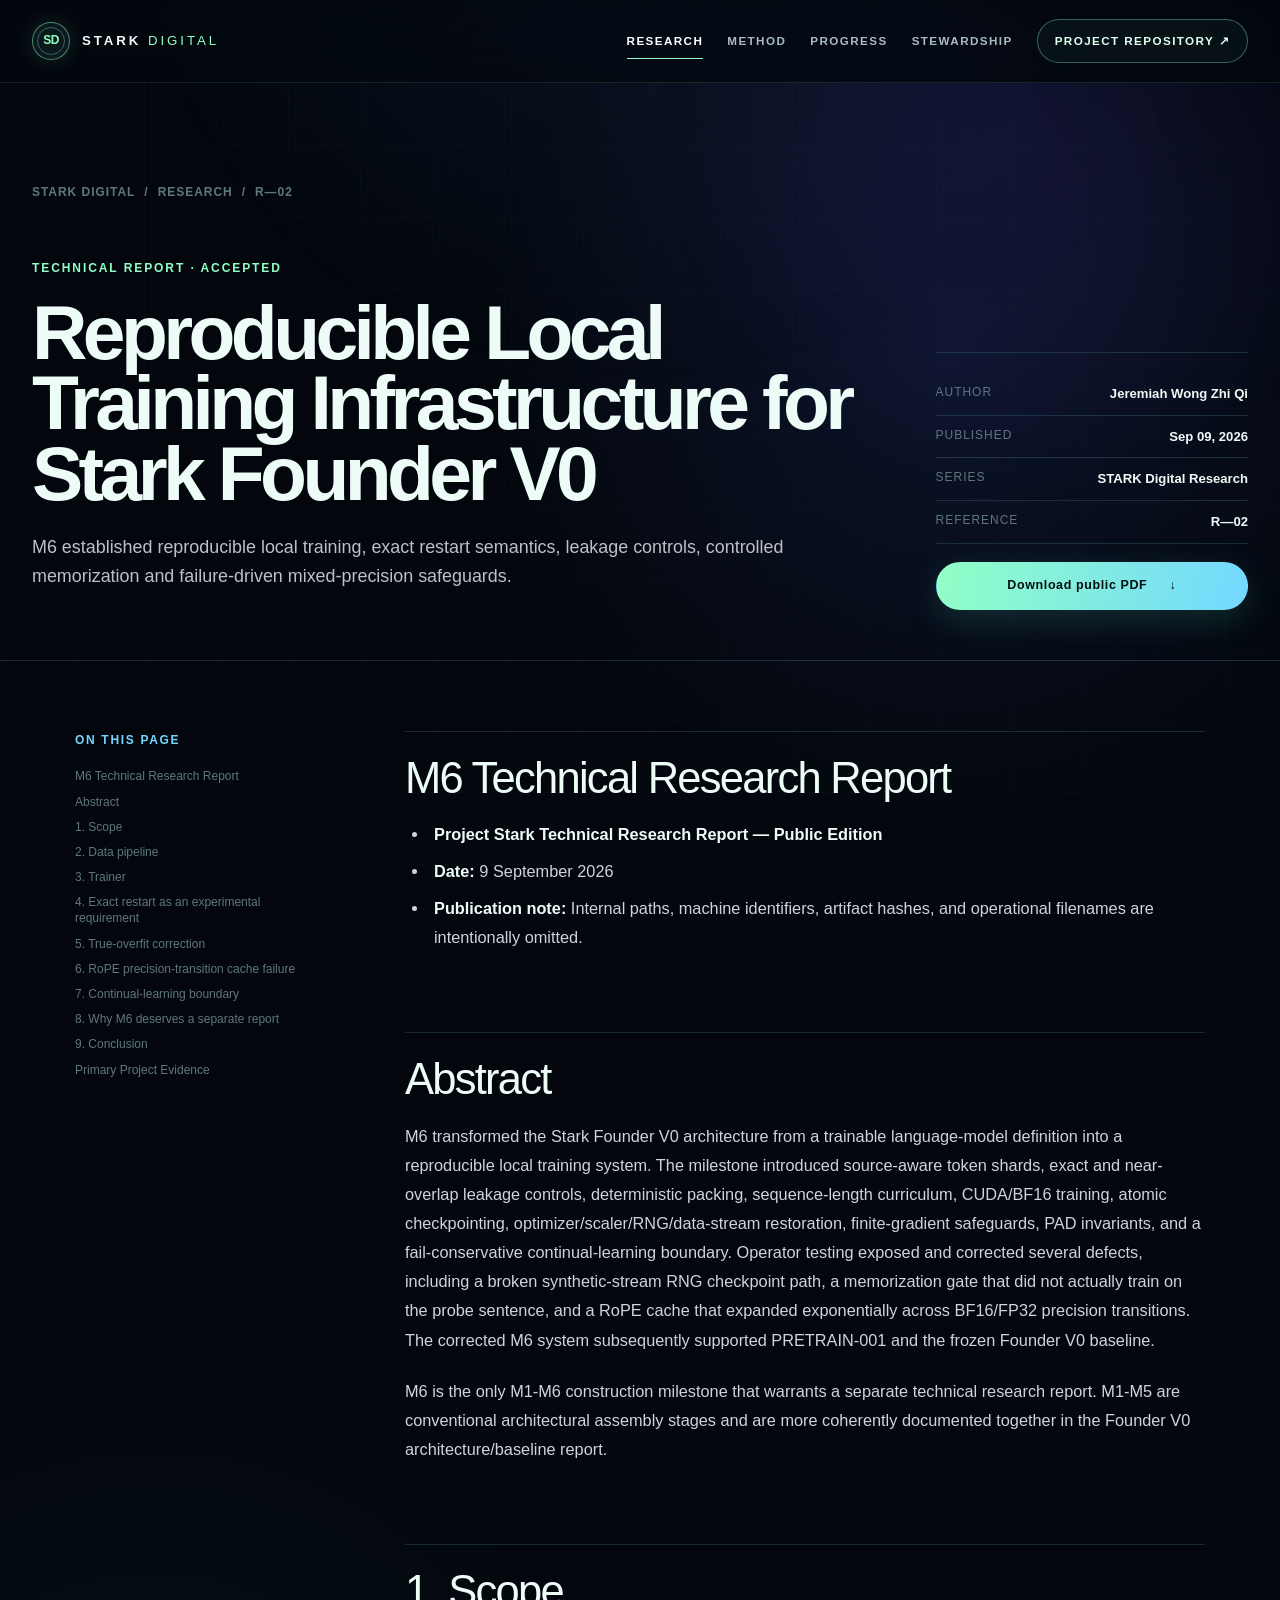
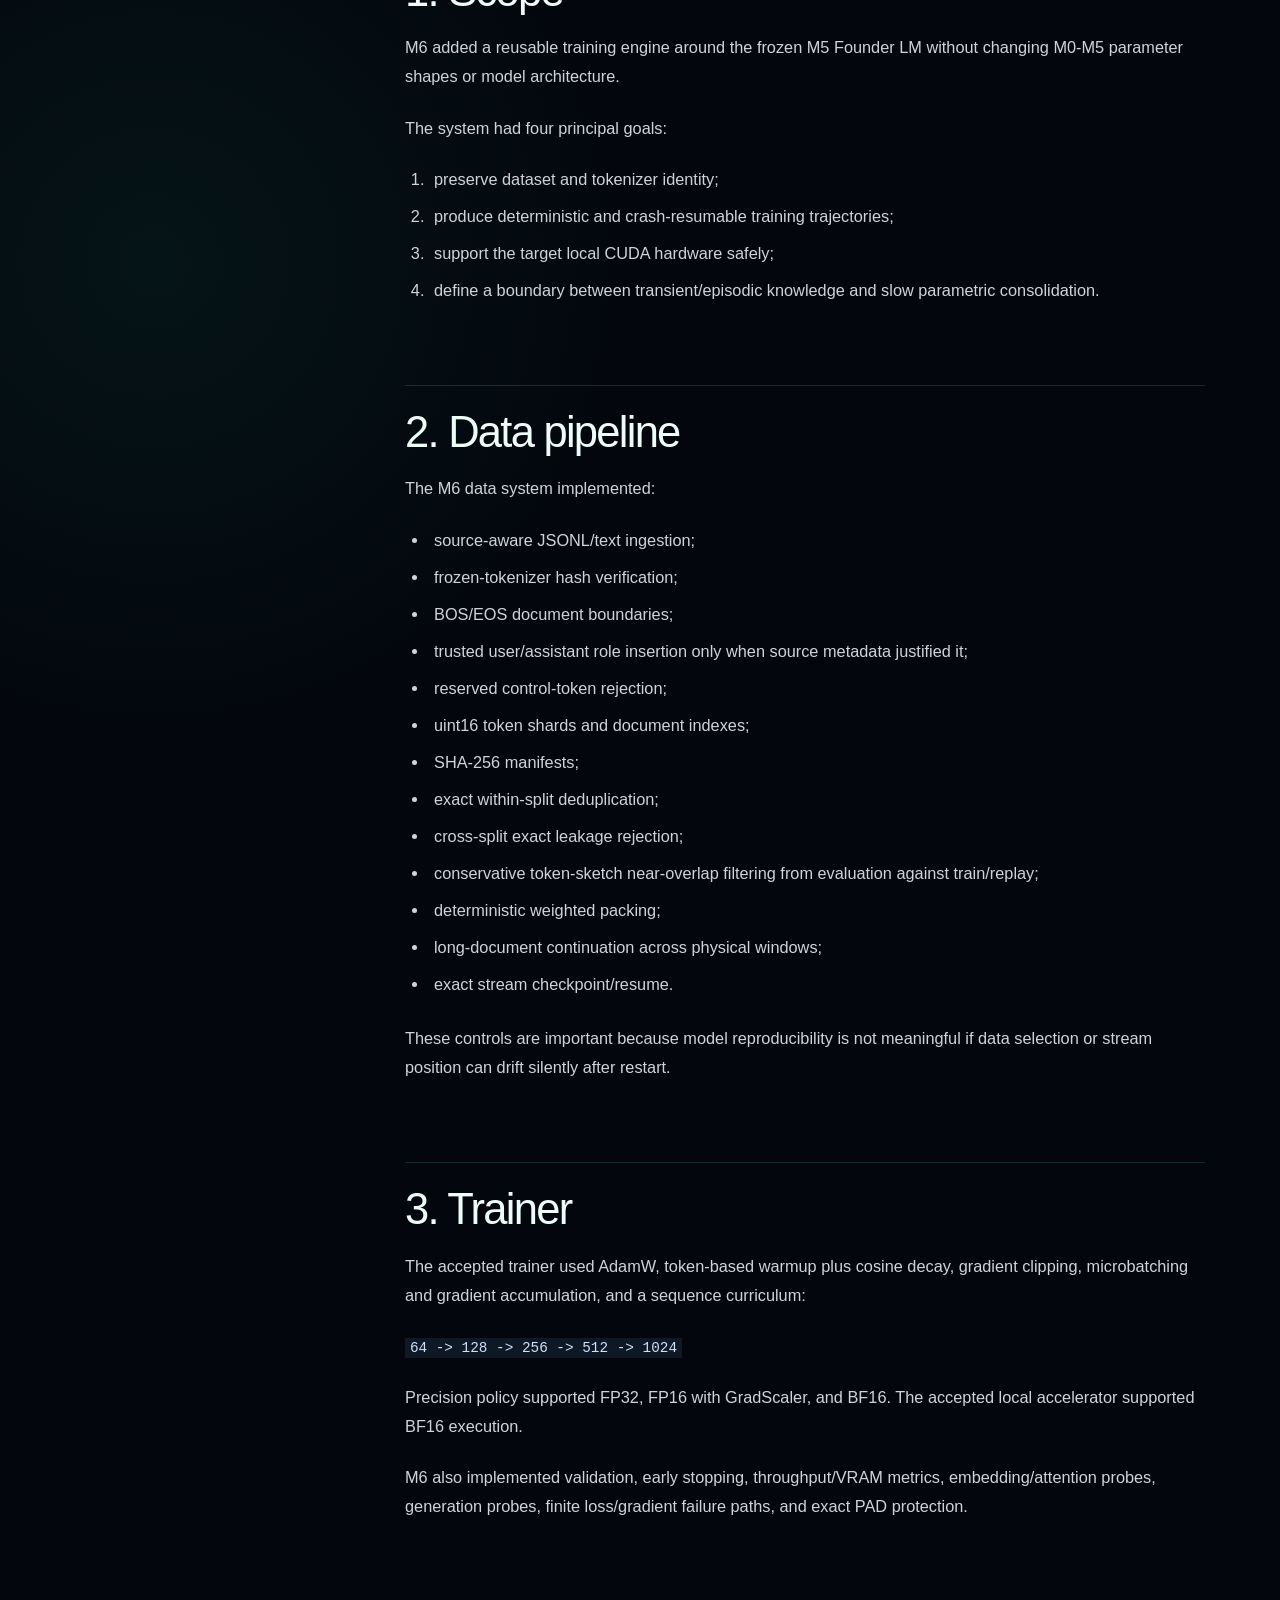
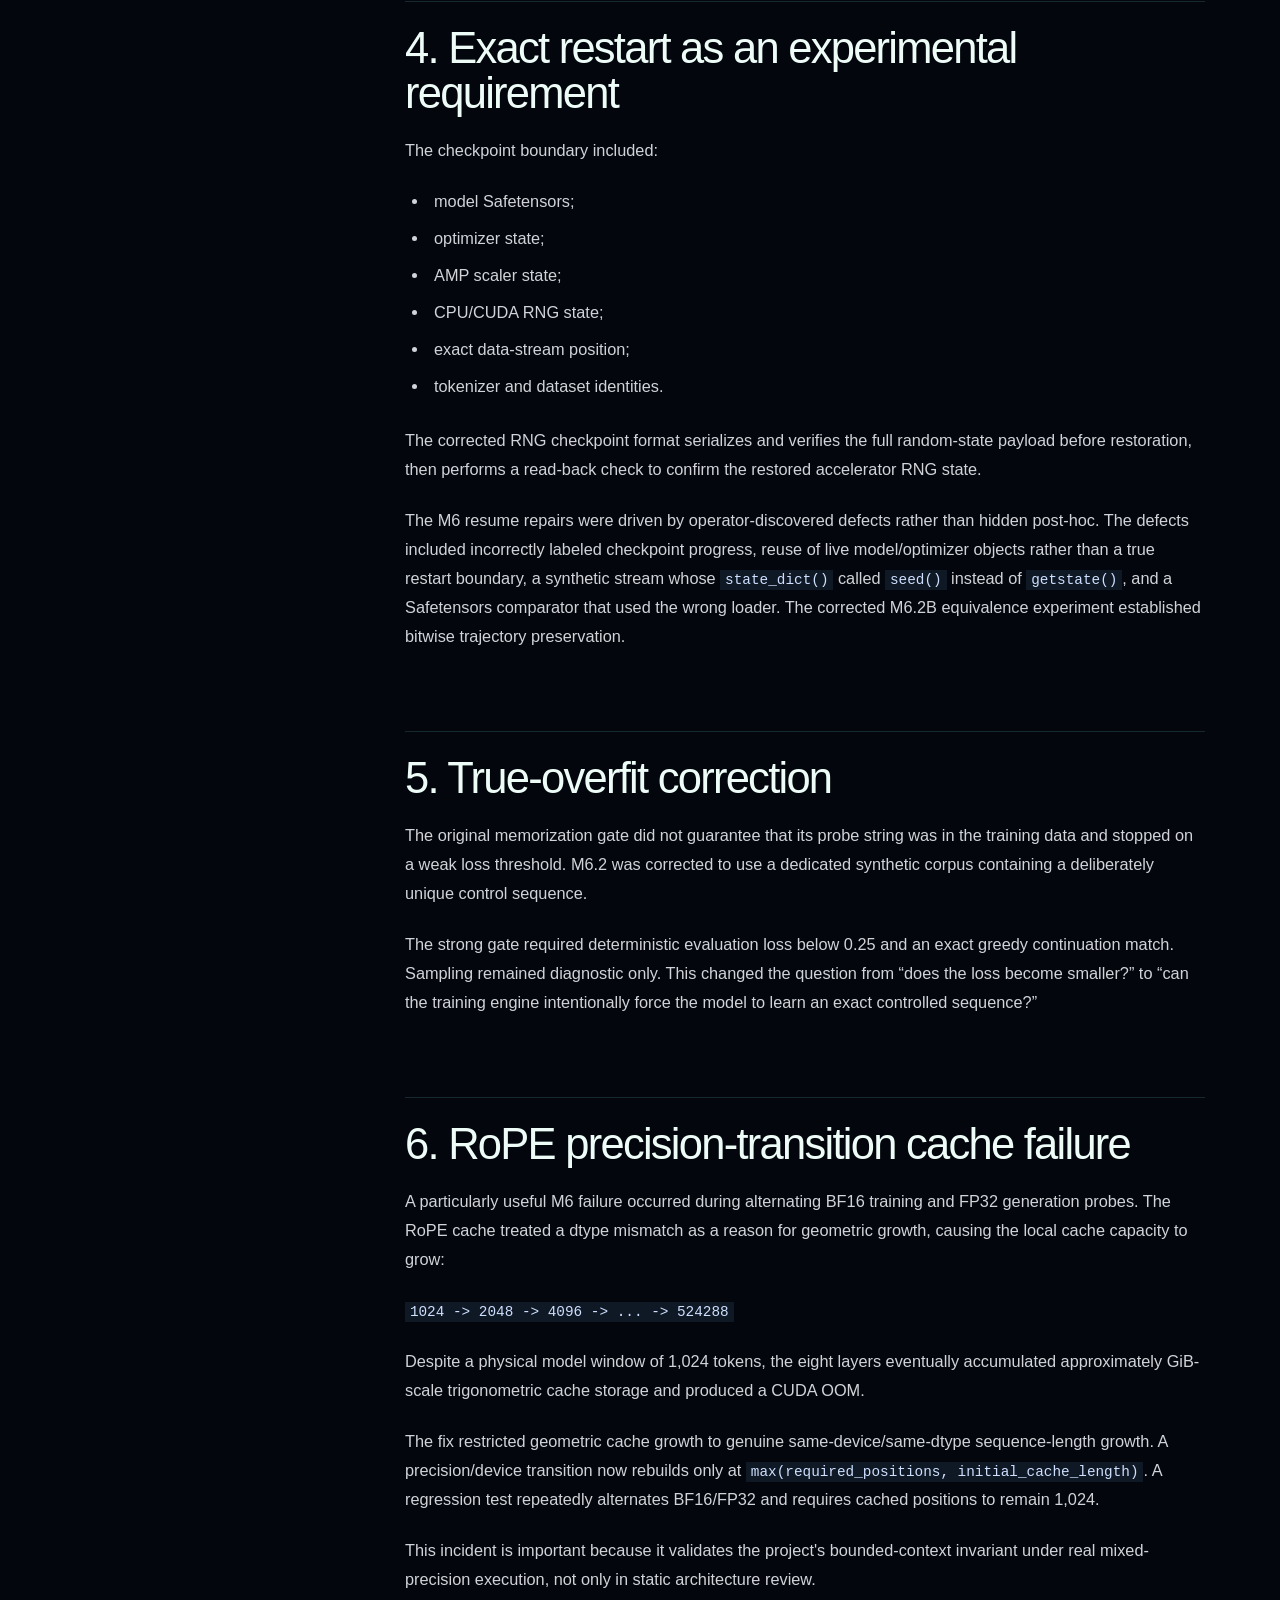
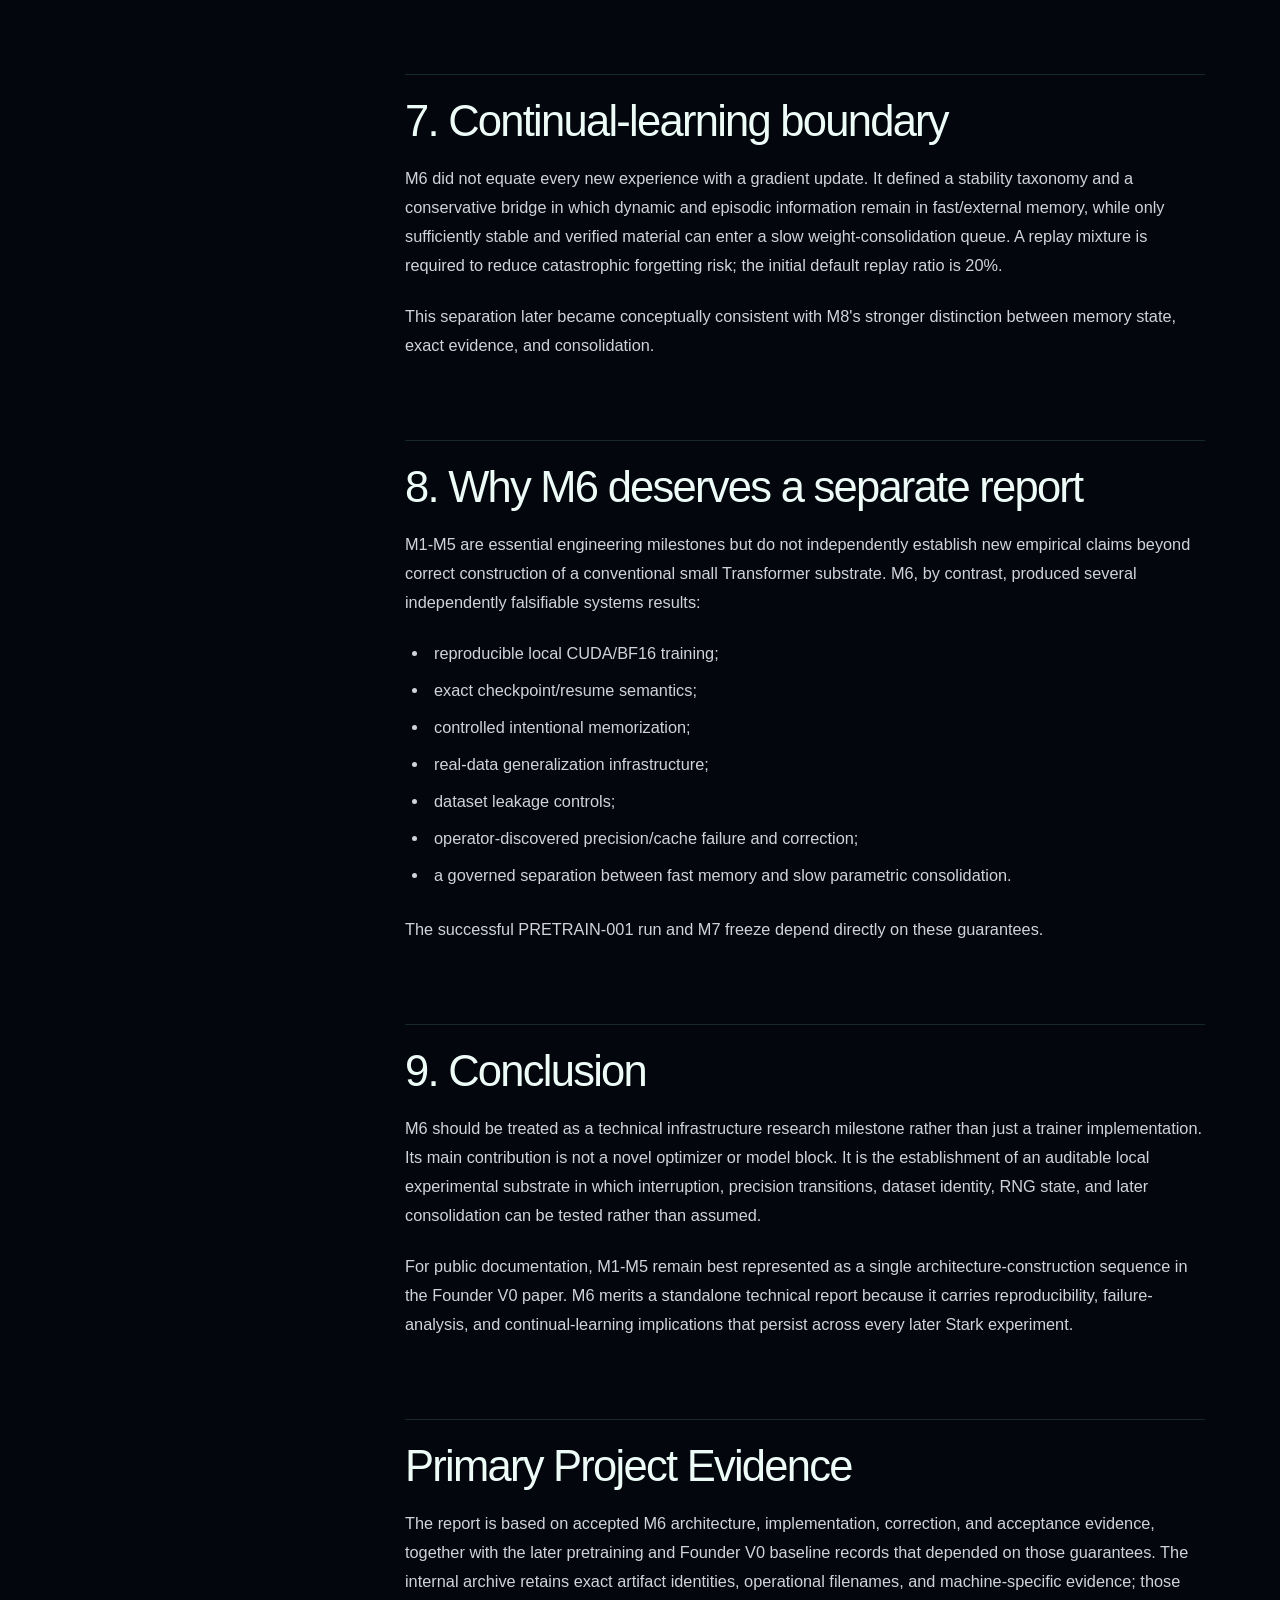
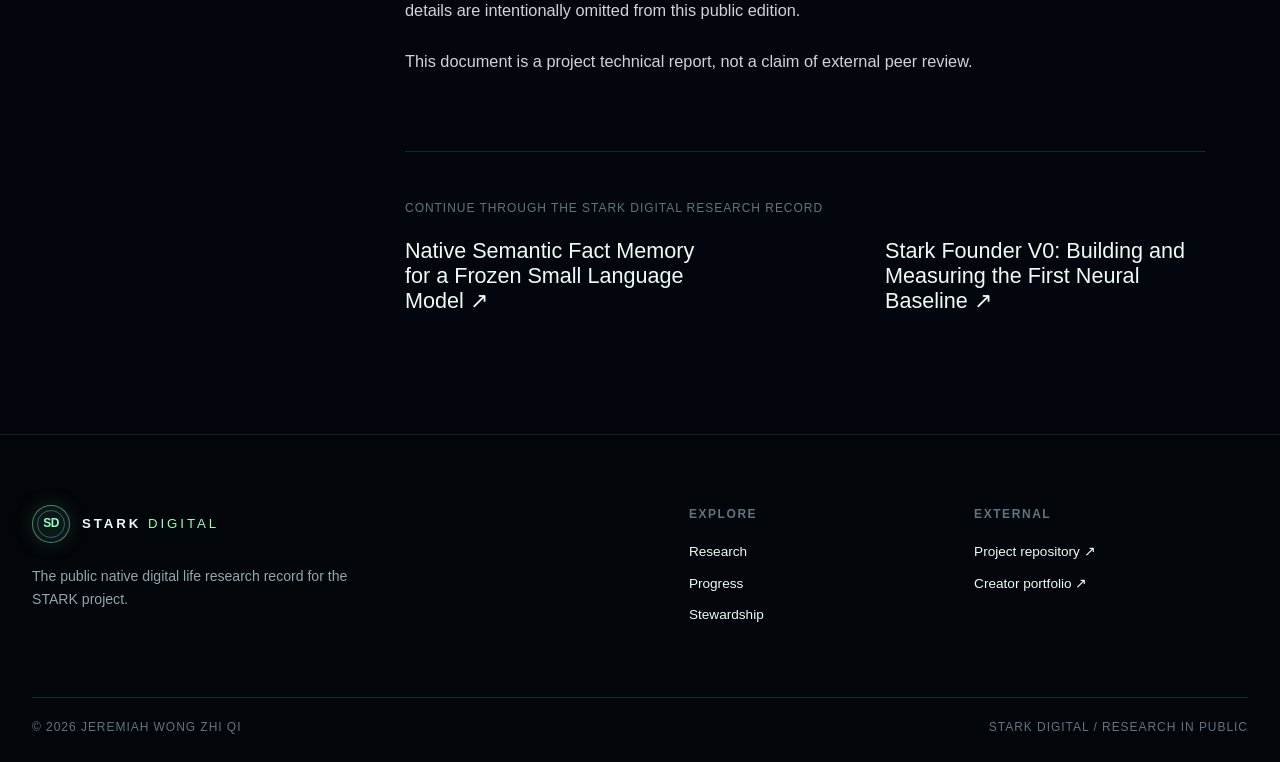
<file: research/stark-m6-reproducible-training-infrastructure.html>
<!doctype html>
<html lang="en">
<head>
  <meta charset="utf-8">
  <meta name="viewport" content="width=device-width, initial-scale=1">
  <meta name="theme-color" content="#0a0b0f">
  <meta name="author" content="Jeremiah Wong Zhi Qi">
  <meta name="robots" content="index, follow, max-image-preview:large">
  <title>Reproducible Local Training Infrastructure for Stark Founder V0 | STARK Digital</title>
  <meta name="description" content="M6 established reproducible local training, exact restart semantics, leakage controls, controlled memorization and failure-driven mixed-precision safeguards.">
  <link rel="canonical" href="https://project-stark00.github.io/stark-agi/research/stark-m6-reproducible-training-infrastructure.html">
  <link rel="icon" href="../assets/stark-mark.svg" type="image/svg+xml">
  <meta property="og:type" content="article">
  <meta property="og:site_name" content="STARK Digital">
  <meta property="og:title" content="Reproducible Local Training Infrastructure for Stark Founder V0">
  <meta property="og:description" content="M6 established reproducible local training, exact restart semantics, leakage controls, controlled memorization and failure-driven mixed-precision safeguards.">
  <meta property="og:url" content="https://project-stark00.github.io/stark-agi/research/stark-m6-reproducible-training-infrastructure.html">
  <meta property="article:published_time" content="2026-09-09">
  <meta property="article:author" content="Jeremiah Wong Zhi Qi">
  <meta name="twitter:card" content="summary">
  <meta name="twitter:title" content="Reproducible Local Training Infrastructure for Stark Founder V0">
  <meta name="twitter:description" content="M6 established reproducible local training, exact restart semantics, leakage controls, controlled memorization and failure-driven mixed-precision safeguards.">
  <link rel="stylesheet" href="../css/style.css">
  <script type="application/ld+json">{"@context":"https://schema.org","@type":"ScholarlyArticle","headline":"Reproducible Local Training Infrastructure for Stark Founder V0","description":"M6 established reproducible local training, exact restart semantics, leakage controls, controlled memorization and failure-driven mixed-precision safeguards.","datePublished":"2026-09-09","dateModified":"2026-09-09","author":{"@type":"Person","@id":"https://project-stark00.github.io/stark-agi/#jeremiah","name":"Jeremiah Wong Zhi Qi","url":"https://project-stark00.github.io/stark-agi/"},"publisher":{"@type":"Organization","@id":"https://project-stark00.github.io/stark-agi/#organization","name":"STARK Digital","url":"https://project-stark00.github.io/stark-agi/"},"mainEntityOfPage":"https://project-stark00.github.io/stark-agi/research/stark-m6-reproducible-training-infrastructure.html","isPartOf":{"@type":"WebSite","name":"STARK Digital","url":"https://project-stark00.github.io/stark-agi/"},"keywords":"M6, Training, Reproducibility, CUDA, Continual Learning","about":[{"@type":"Thing","name":"M6"},{"@type":"Thing","name":"Training"},{"@type":"Thing","name":"Reproducibility"},{"@type":"Thing","name":"CUDA"},{"@type":"Thing","name":"Continual Learning"}]}</script>
</head>
<body>
  <a class="skip-link" href="#article-content">Skip to article</a>
  <div class="page-grid" aria-hidden="true"></div>
  <header class="site-header">
    <nav class="nav shell" aria-label="Primary navigation">
      <a class="brand" href="../index.html" aria-label="STARK Digital home"><span class="brand-mark">SD</span><span class="brand-wordmark">STARK <i>DIGITAL</i></span></a>
      <button class="nav-toggle" type="button" aria-expanded="false" aria-controls="site-navigation" aria-label="Open navigation"><span></span><span></span></button>
      <div class="nav-links" id="site-navigation"><a href="../articles.html" aria-current="page">Research</a><a href="../index.html#method">Method</a><a href="../progress.html">Progress</a><a href="../index.html#stewardship">Stewardship</a><a class="nav-cta" href="https://github.com/Project-stark00/stark-agi" target="_blank" rel="noreferrer">Project repository <span aria-hidden="true">↗</span></a></div>
    </nav>
  </header>

  <main>
    <header class="article-hero">
      <div class="shell">
        <nav class="breadcrumbs" aria-label="Breadcrumb"><a href="../index.html">STARK Digital</a><span>/</span><a href="../articles.html">Research</a><span>/</span><span>R—02</span></nav>
        <div class="article-hero-grid">
          <div>
            <p class="kicker">Technical Report · Accepted</p>
            <h1>Reproducible Local Training Infrastructure for Stark Founder V0</h1>
            <p class="article-deck">M6 established reproducible local training, exact restart semantics, leakage controls, controlled memorization and failure-driven mixed-precision safeguards.</p>
          </div>
          <aside class="article-byline" aria-label="Publication details">
            <dl>
              <div><dt>Author</dt><dd>Jeremiah Wong Zhi Qi</dd></div>
              <div><dt>Published</dt><dd><time datetime="2026-09-09">Sep 09, 2026</time></dd></div>
              <div><dt>Series</dt><dd>STARK Digital Research</dd></div>
              <div><dt>Reference</dt><dd>R—02</dd></div>
            </dl>
            <a class="button primary" href="../assets/research/papers/Stark_M6_Reproducible_Training_Infrastructure_Public.pdf">Download public PDF <span aria-hidden="true">↓</span></a>
          </aside>
        </div>
      </div>
    </header>

    <div class="article-layout shell">
      <aside class="article-toc" aria-label="On this page"><span>On this page</span><ol><li class="toc-main"><a href="#m6-technical-research-report">M6 Technical Research Report</a></li><li class="toc-main"><a href="#abstract">Abstract</a></li><li class="toc-main"><a href="#1-scope">1. Scope</a></li><li class="toc-main"><a href="#2-data-pipeline">2. Data pipeline</a></li><li class="toc-main"><a href="#3-trainer">3. Trainer</a></li><li class="toc-main"><a href="#4-exact-restart-as-an-experimental-requirement">4. Exact restart as an experimental requirement</a></li><li class="toc-main"><a href="#5-true-overfit-correction">5. True-overfit correction</a></li><li class="toc-main"><a href="#6-rope-precision-transition-cache-failure">6. RoPE precision-transition cache failure</a></li><li class="toc-main"><a href="#7-continual-learning-boundary">7. Continual-learning boundary</a></li><li class="toc-main"><a href="#8-why-m6-deserves-a-separate-report">8. Why M6 deserves a separate report</a></li><li class="toc-main"><a href="#9-conclusion">9. Conclusion</a></li><li class="toc-main"><a href="#primary-project-evidence">Primary Project Evidence</a></li></ol></aside>
      <article id="article-content" class="article-shell">
        <div class="markdown-body"><h2 id="m6-technical-research-report">M6 Technical Research Report</h2>
<ul>
<li><strong>Project Stark Technical Research Report — Public Edition</strong></li>
<li><strong>Date:</strong> 9 September 2026</li>
<li><strong>Publication note:</strong> Internal paths, machine identifiers, artifact hashes, and operational filenames are intentionally omitted.</li>
</ul>
<h2 id="abstract">Abstract</h2>
<p>M6 transformed the Stark Founder V0 architecture from a trainable language-model definition into a reproducible local training system. The milestone introduced source-aware token shards, exact and near-overlap leakage controls, deterministic packing, sequence-length curriculum, CUDA/BF16 training, atomic checkpointing, optimizer/scaler/RNG/data-stream restoration, finite-gradient safeguards, PAD invariants, and a fail-conservative continual-learning boundary. Operator testing exposed and corrected several defects, including a broken synthetic-stream RNG checkpoint path, a memorization gate that did not actually train on the probe sentence, and a RoPE cache that expanded exponentially across BF16/FP32 precision transitions. The corrected M6 system subsequently supported PRETRAIN-001 and the frozen Founder V0 baseline.</p>
<p>M6 is the only M1-M6 construction milestone that warrants a separate technical research report. M1-M5 are conventional architectural assembly stages and are more coherently documented together in the Founder V0 architecture/baseline report.</p>
<h2 id="1-scope">1. Scope</h2>
<p>M6 added a reusable training engine around the frozen M5 Founder LM without changing M0-M5 parameter shapes or model architecture.</p>
<p>The system had four principal goals:</p>
<ol>
<li>preserve dataset and tokenizer identity;</li>
<li>produce deterministic and crash-resumable training trajectories;</li>
<li>support the target local CUDA hardware safely;</li>
<li>define a boundary between transient/episodic knowledge and slow parametric consolidation.</li>
</ol>
<h2 id="2-data-pipeline">2. Data pipeline</h2>
<p>The M6 data system implemented:</p>
<ul>
<li>source-aware JSONL/text ingestion;</li>
<li>frozen-tokenizer hash verification;</li>
<li>BOS/EOS document boundaries;</li>
<li>trusted user/assistant role insertion only when source metadata justified it;</li>
<li>reserved control-token rejection;</li>
<li>uint16 token shards and document indexes;</li>
<li>SHA-256 manifests;</li>
<li>exact within-split deduplication;</li>
<li>cross-split exact leakage rejection;</li>
<li>conservative token-sketch near-overlap filtering from evaluation against train/replay;</li>
<li>deterministic weighted packing;</li>
<li>long-document continuation across physical windows;</li>
<li>exact stream checkpoint/resume.</li>
</ul>
<p>These controls are important because model reproducibility is not meaningful if data selection or stream position can drift silently after restart.</p>
<h2 id="3-trainer">3. Trainer</h2>
<p>The accepted trainer used AdamW, token-based warmup plus cosine decay, gradient clipping, microbatching and gradient accumulation, and a sequence curriculum:</p>
<p><code>64 -&gt; 128 -&gt; 256 -&gt; 512 -&gt; 1024</code></p>
<p>Precision policy supported FP32, FP16 with GradScaler, and BF16. The accepted local accelerator supported BF16 execution.</p>
<p>M6 also implemented validation, early stopping, throughput/VRAM metrics, embedding/attention probes, generation probes, finite loss/gradient failure paths, and exact PAD protection.</p>
<h2 id="4-exact-restart-as-an-experimental-requirement">4. Exact restart as an experimental requirement</h2>
<p>The checkpoint boundary included:</p>
<ul>
<li>model Safetensors;</li>
<li>optimizer state;</li>
<li>AMP scaler state;</li>
<li>CPU/CUDA RNG state;</li>
<li>exact data-stream position;</li>
<li>tokenizer and dataset identities.</li>
</ul>
<p>The corrected RNG checkpoint format serializes and verifies the full random-state payload before restoration, then performs a read-back check to confirm the restored accelerator RNG state.</p>
<p>The M6 resume repairs were driven by operator-discovered defects rather than hidden post-hoc. The defects included incorrectly labeled checkpoint progress, reuse of live model/optimizer objects rather than a true restart boundary, a synthetic stream whose <code>state_dict()</code> called <code>seed()</code> instead of <code>getstate()</code>, and a Safetensors comparator that used the wrong loader. The corrected M6.2B equivalence experiment established bitwise trajectory preservation.</p>
<h2 id="5-true-overfit-correction">5. True-overfit correction</h2>
<p>The original memorization gate did not guarantee that its probe string was in the training data and stopped on a weak loss threshold. M6.2 was corrected to use a dedicated synthetic corpus containing a deliberately unique control sequence.</p>
<p>The strong gate required deterministic evaluation loss below 0.25 and an exact greedy continuation match. Sampling remained diagnostic only. This changed the question from “does the loss become smaller?” to “can the training engine intentionally force the model to learn an exact controlled sequence?”</p>
<h2 id="6-rope-precision-transition-cache-failure">6. RoPE precision-transition cache failure</h2>
<p>A particularly useful M6 failure occurred during alternating BF16 training and FP32 generation probes. The RoPE cache treated a dtype mismatch as a reason for geometric growth, causing the local cache capacity to grow:</p>
<p><code>1024 -&gt; 2048 -&gt; 4096 -&gt; ... -&gt; 524288</code></p>
<p>Despite a physical model window of 1,024 tokens, the eight layers eventually accumulated approximately GiB-scale trigonometric cache storage and produced a CUDA OOM.</p>
<p>The fix restricted geometric cache growth to genuine same-device/same-dtype sequence-length growth. A precision/device transition now rebuilds only at <code>max(required_positions, initial_cache_length)</code>. A regression test repeatedly alternates BF16/FP32 and requires cached positions to remain 1,024.</p>
<p>This incident is important because it validates the project&#39;s bounded-context invariant under real mixed-precision execution, not only in static architecture review.</p>
<h2 id="7-continual-learning-boundary">7. Continual-learning boundary</h2>
<p>M6 did not equate every new experience with a gradient update. It defined a stability taxonomy and a conservative bridge in which dynamic and episodic information remain in fast/external memory, while only sufficiently stable and verified material can enter a slow weight-consolidation queue. A replay mixture is required to reduce catastrophic forgetting risk; the initial default replay ratio is 20%.</p>
<p>This separation later became conceptually consistent with M8&#39;s stronger distinction between memory state, exact evidence, and consolidation.</p>
<h2 id="8-why-m6-deserves-a-separate-report">8. Why M6 deserves a separate report</h2>
<p>M1-M5 are essential engineering milestones but do not independently establish new empirical claims beyond correct construction of a conventional small Transformer substrate. M6, by contrast, produced several independently falsifiable systems results:</p>
<ul>
<li>reproducible local CUDA/BF16 training;</li>
<li>exact checkpoint/resume semantics;</li>
<li>controlled intentional memorization;</li>
<li>real-data generalization infrastructure;</li>
<li>dataset leakage controls;</li>
<li>operator-discovered precision/cache failure and correction;</li>
<li>a governed separation between fast memory and slow parametric consolidation.</li>
</ul>
<p>The successful PRETRAIN-001 run and M7 freeze depend directly on these guarantees.</p>
<h2 id="9-conclusion">9. Conclusion</h2>
<p>M6 should be treated as a technical infrastructure research milestone rather than just a trainer implementation. Its main contribution is not a novel optimizer or model block. It is the establishment of an auditable local experimental substrate in which interruption, precision transitions, dataset identity, RNG state, and later consolidation can be tested rather than assumed.</p>
<p>For public documentation, M1-M5 remain best represented as a single architecture-construction sequence in the Founder V0 paper. M6 merits a standalone technical report because it carries reproducibility, failure-analysis, and continual-learning implications that persist across every later Stark experiment.</p>
<h2 id="primary-project-evidence">Primary Project Evidence</h2>
<p>The report is based on accepted M6 architecture, implementation, correction, and acceptance evidence, together with the later pretraining and Founder V0 baseline records that depended on those guarantees. The internal archive retains exact artifact identities, operational filenames, and machine-specific evidence; those details are intentionally omitted from this public edition.</p>
<p>This document is a project technical report, not a claim of external peer review.</p></div>
        <footer class="article-end">
          <p>Continue through the STARK Digital research record</p>
          <nav class="article-next" aria-label="Related research"><a href="stark-m8-native-semantic-fact-memory.html">Native Semantic Fact Memory for a Frozen Small Language Model <span aria-hidden="true">↗</span></a><a href="stark-founder-v0-first-neural-baseline.html">Stark Founder V0: Building and Measuring the First Neural Baseline <span aria-hidden="true">↗</span></a></nav>
        </footer>
      </article>
    </div>
  </main>

  <footer class="site-footer"><div class="shell footer-grid"><div><a class="brand" href="../index.html"><span class="brand-mark">SD</span><span class="brand-wordmark">STARK <i>DIGITAL</i></span></a><p>The public native digital life research record for the STARK project.</p></div><div class="footer-nav"><span>Explore</span><a href="../articles.html">Research</a><a href="../progress.html">Progress</a><a href="../index.html#stewardship">Stewardship</a></div><div class="footer-nav"><span>External</span><a href="https://github.com/Project-stark00/stark-agi" target="_blank" rel="noreferrer">Project repository ↗</a><a href="https://janonymous0125.github.io/" target="_blank" rel="noreferrer">Creator portfolio ↗</a></div></div><div class="shell footer-base"><span>© 2026 Jeremiah Wong Zhi Qi</span><span>STARK Digital / Research in public</span></div></footer>
  <script src="../js/app.js"></script>
</body>
</html>
</file>
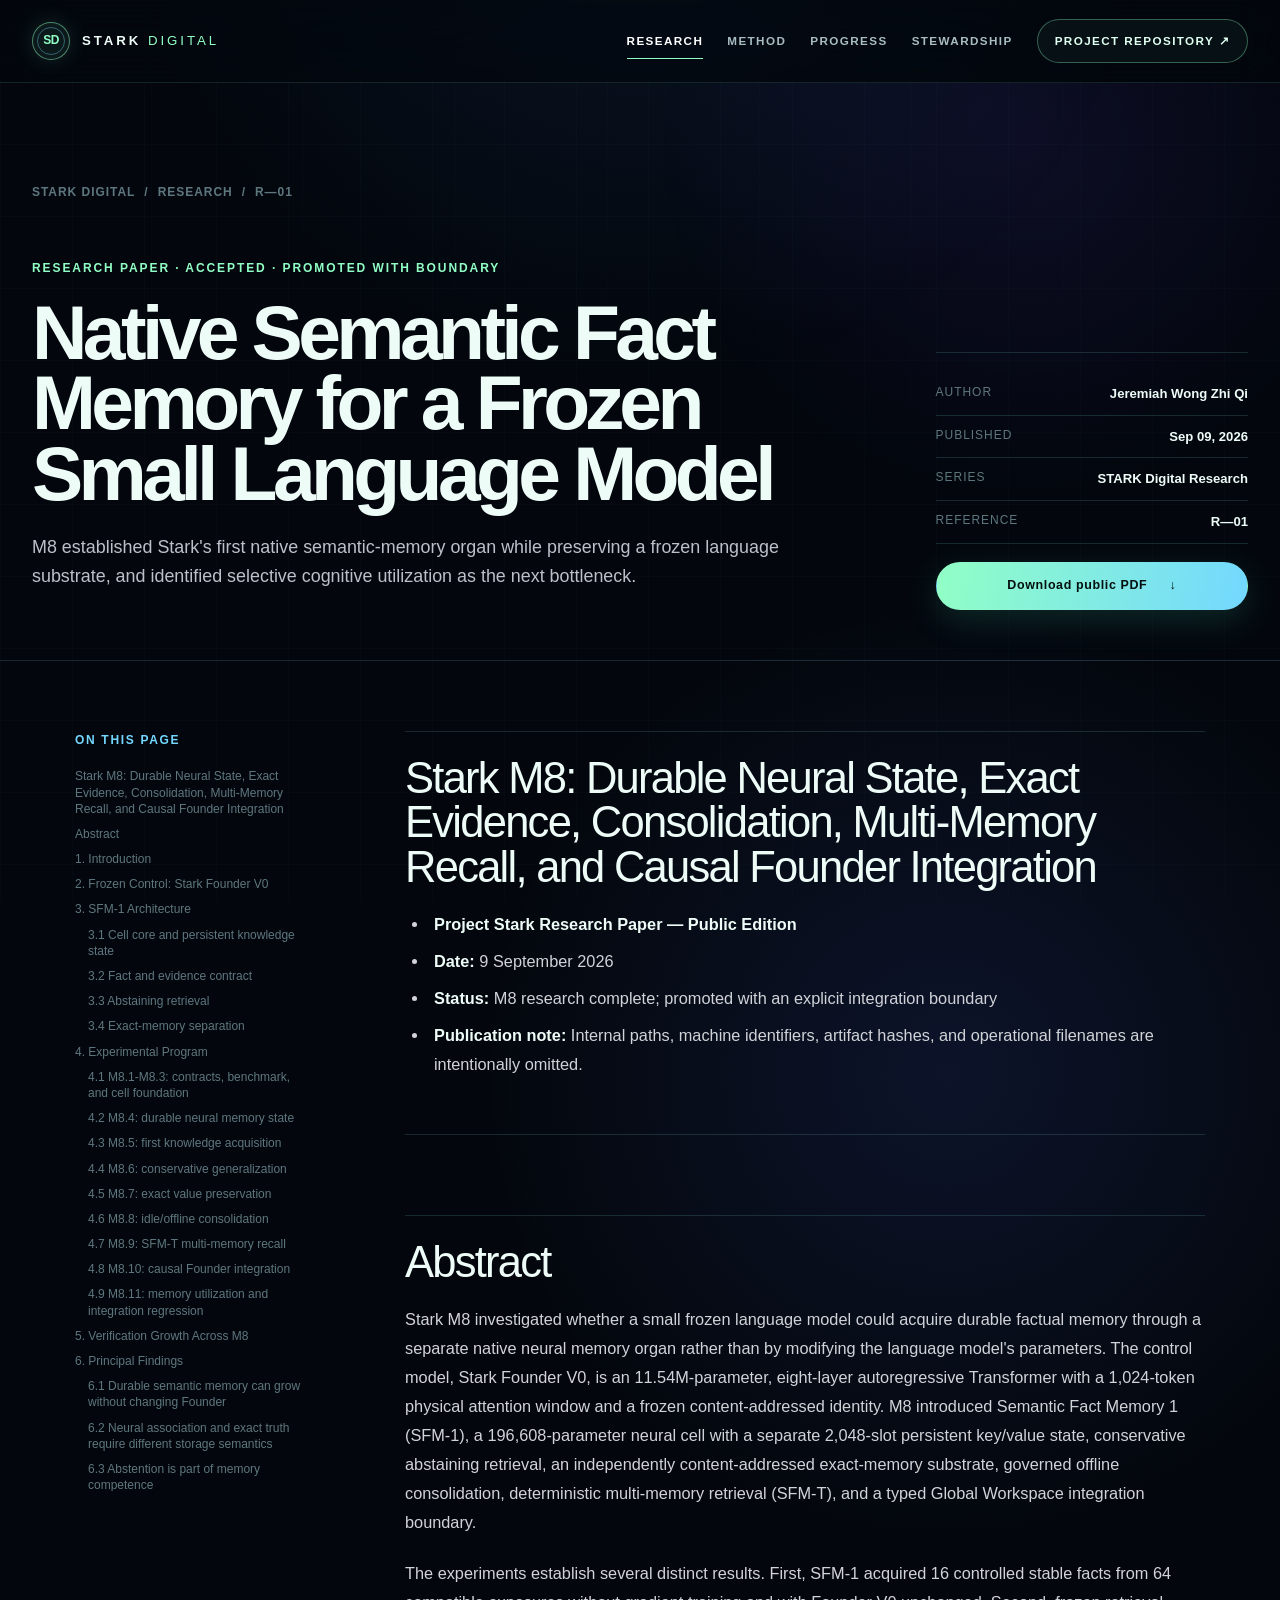
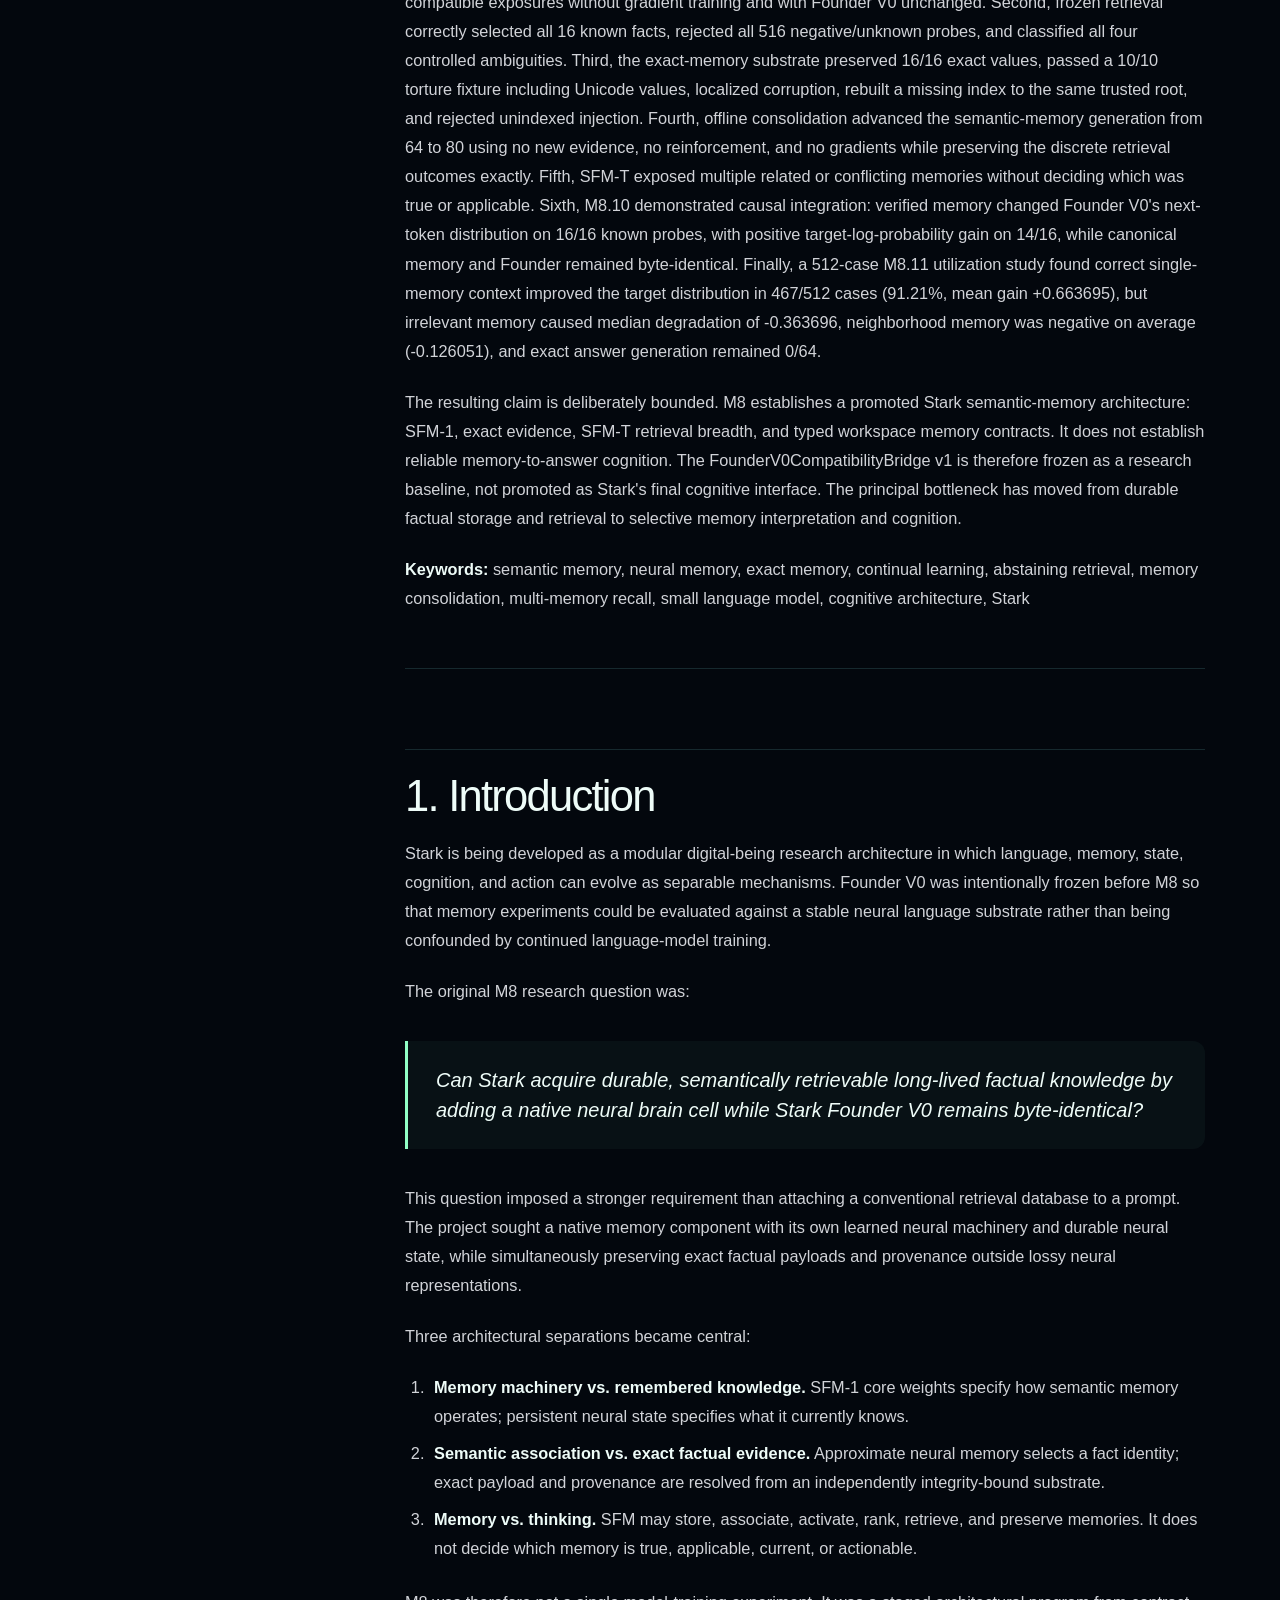
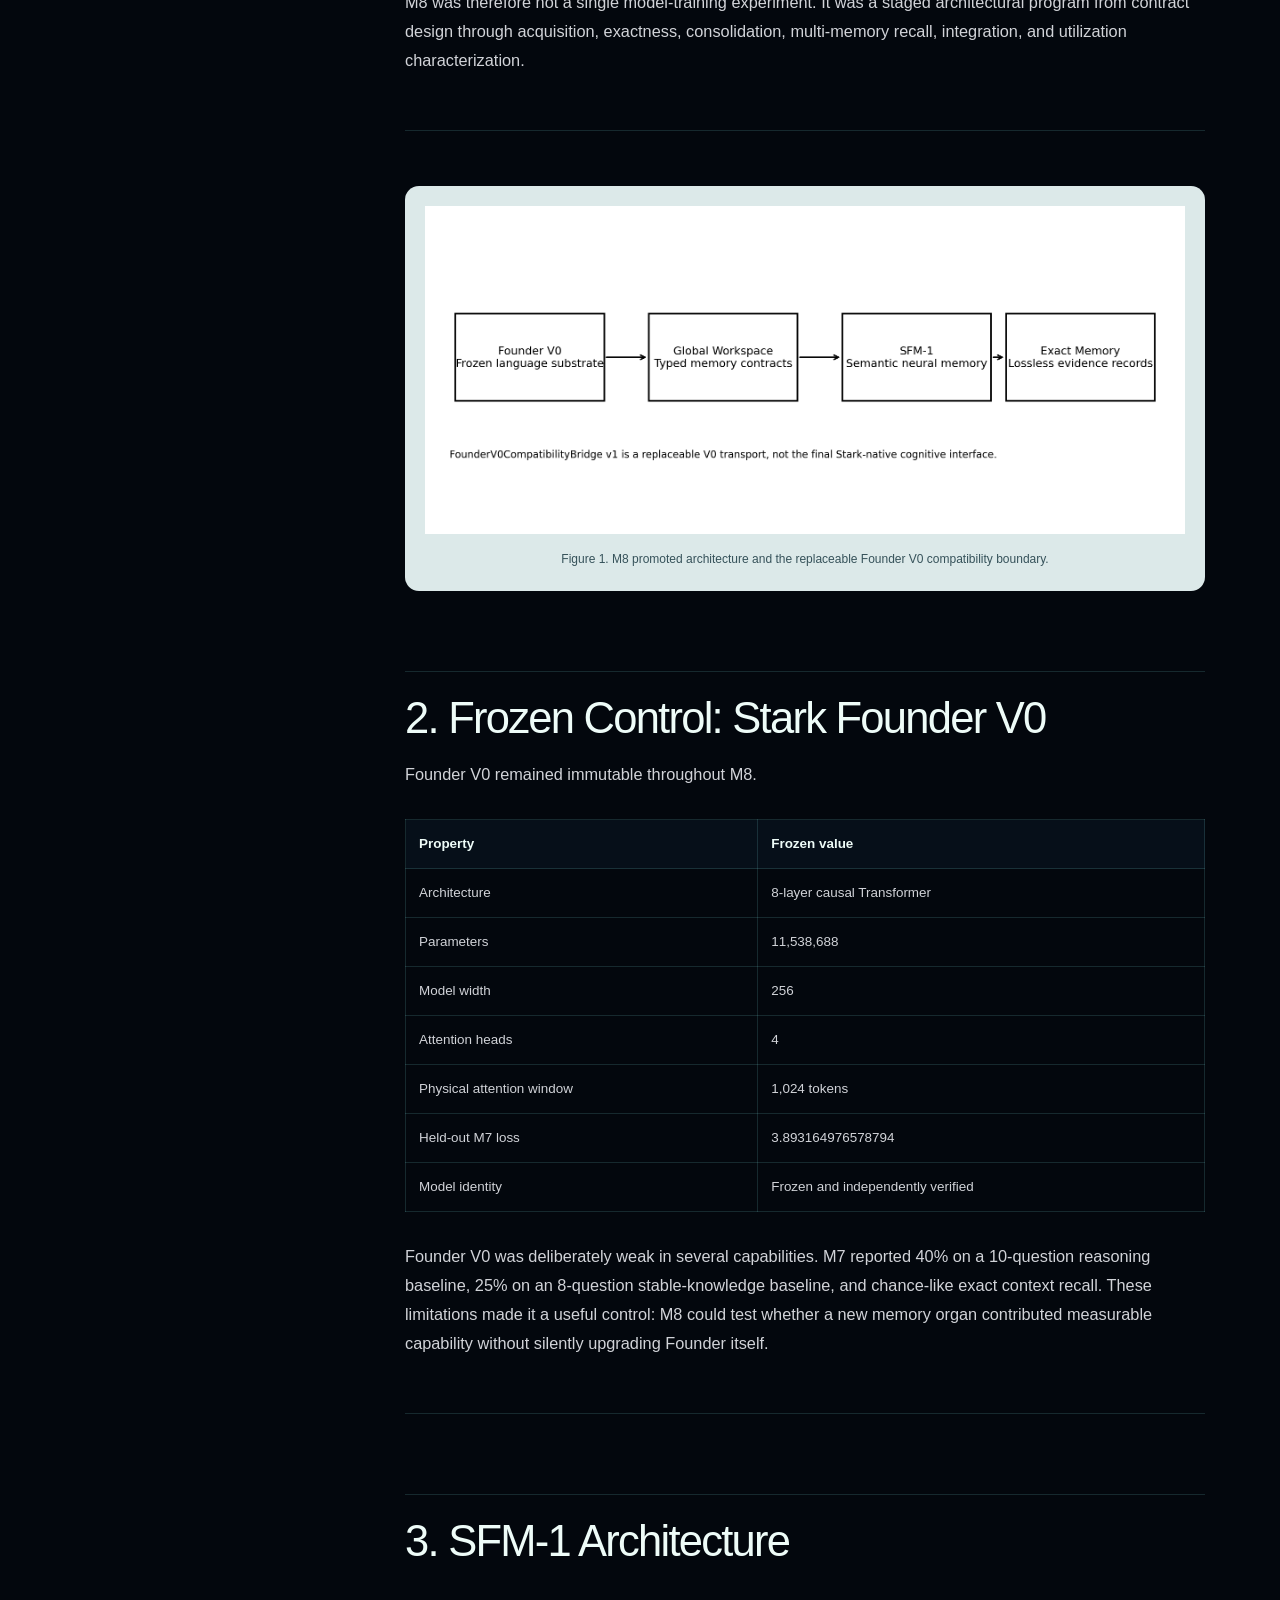
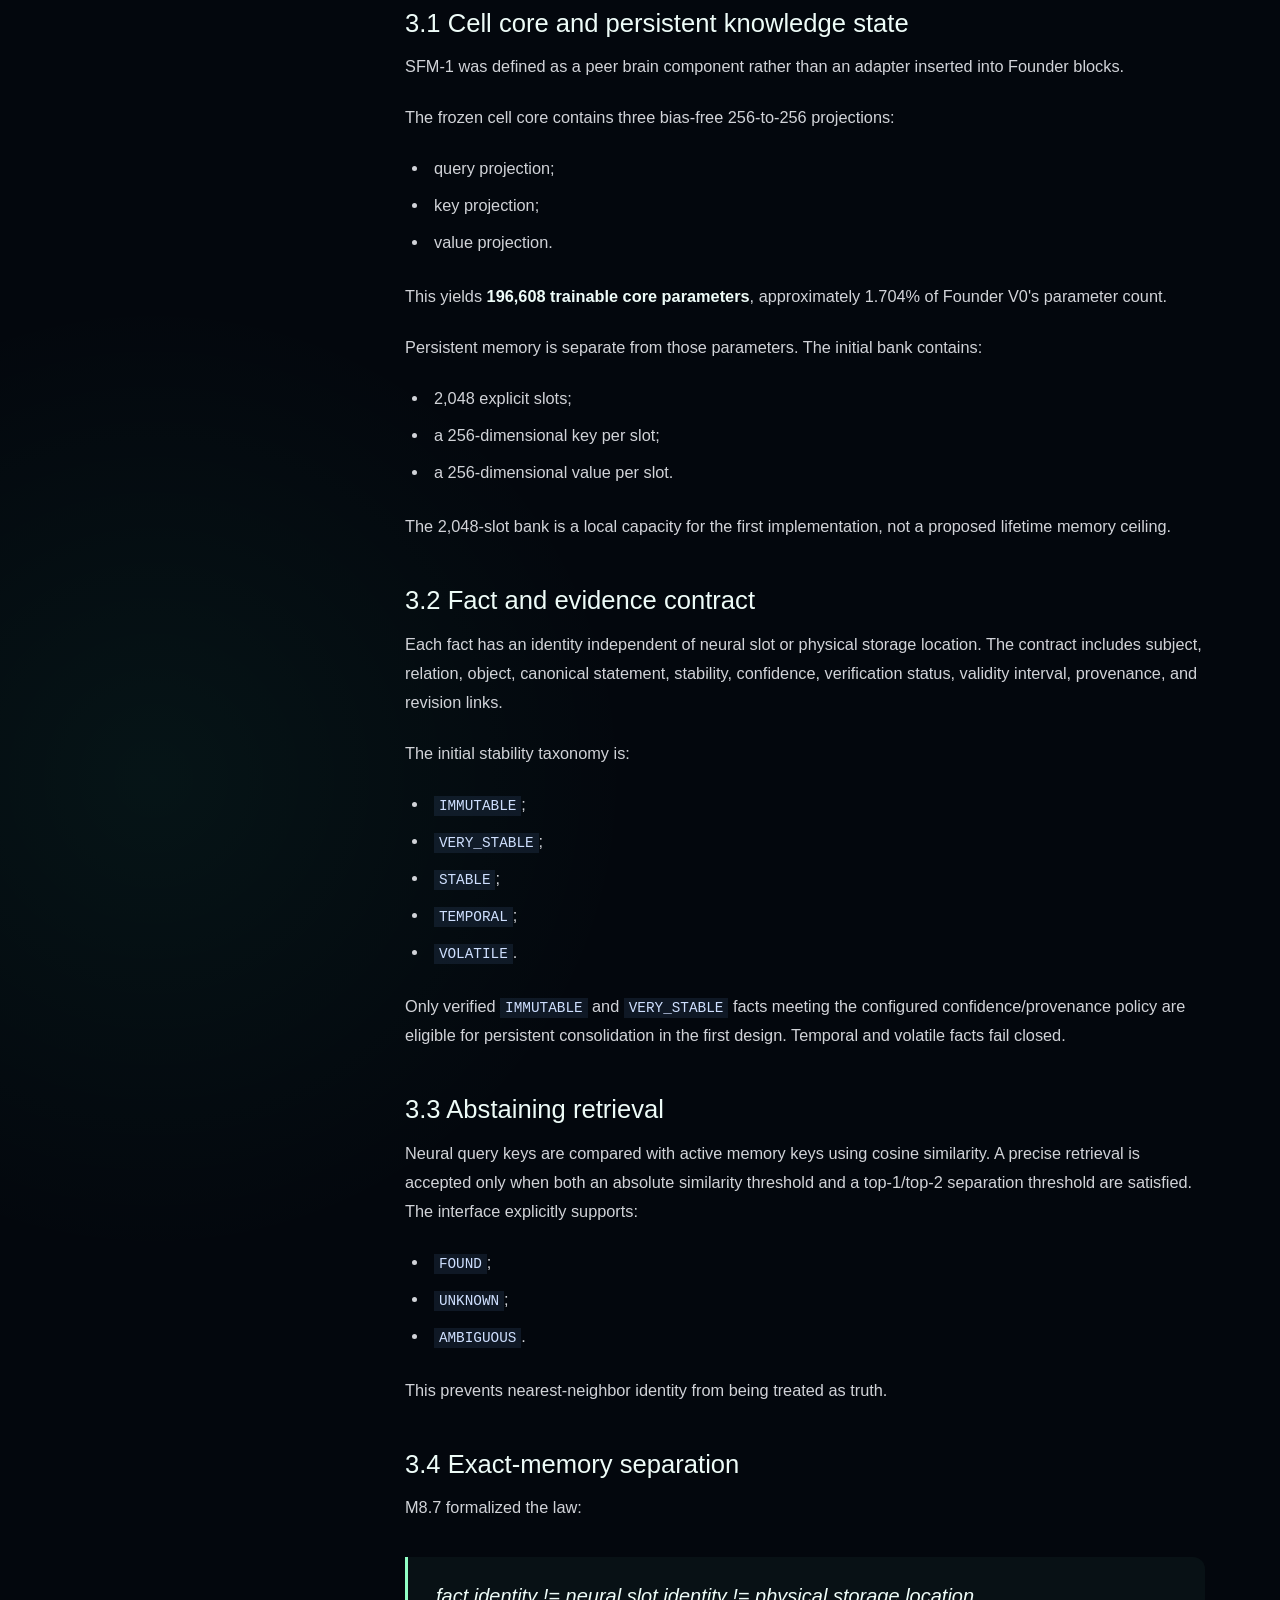
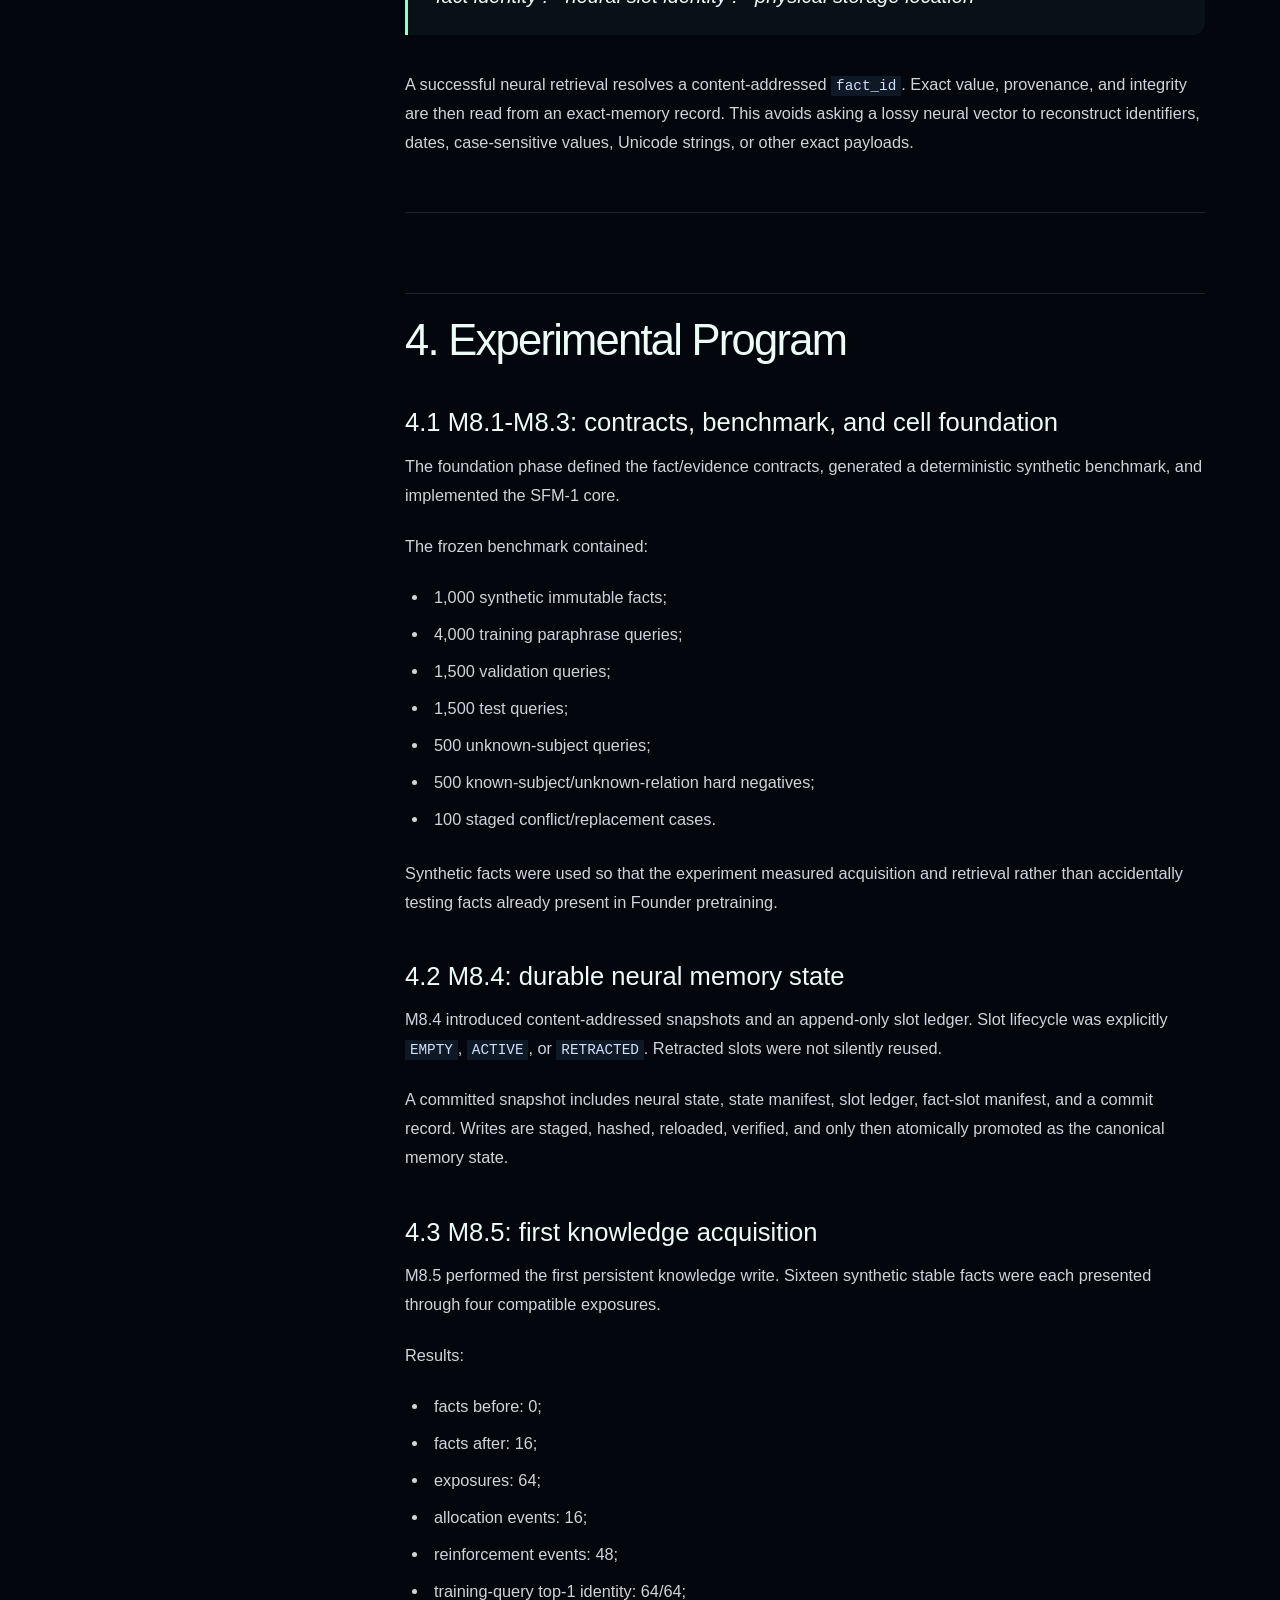
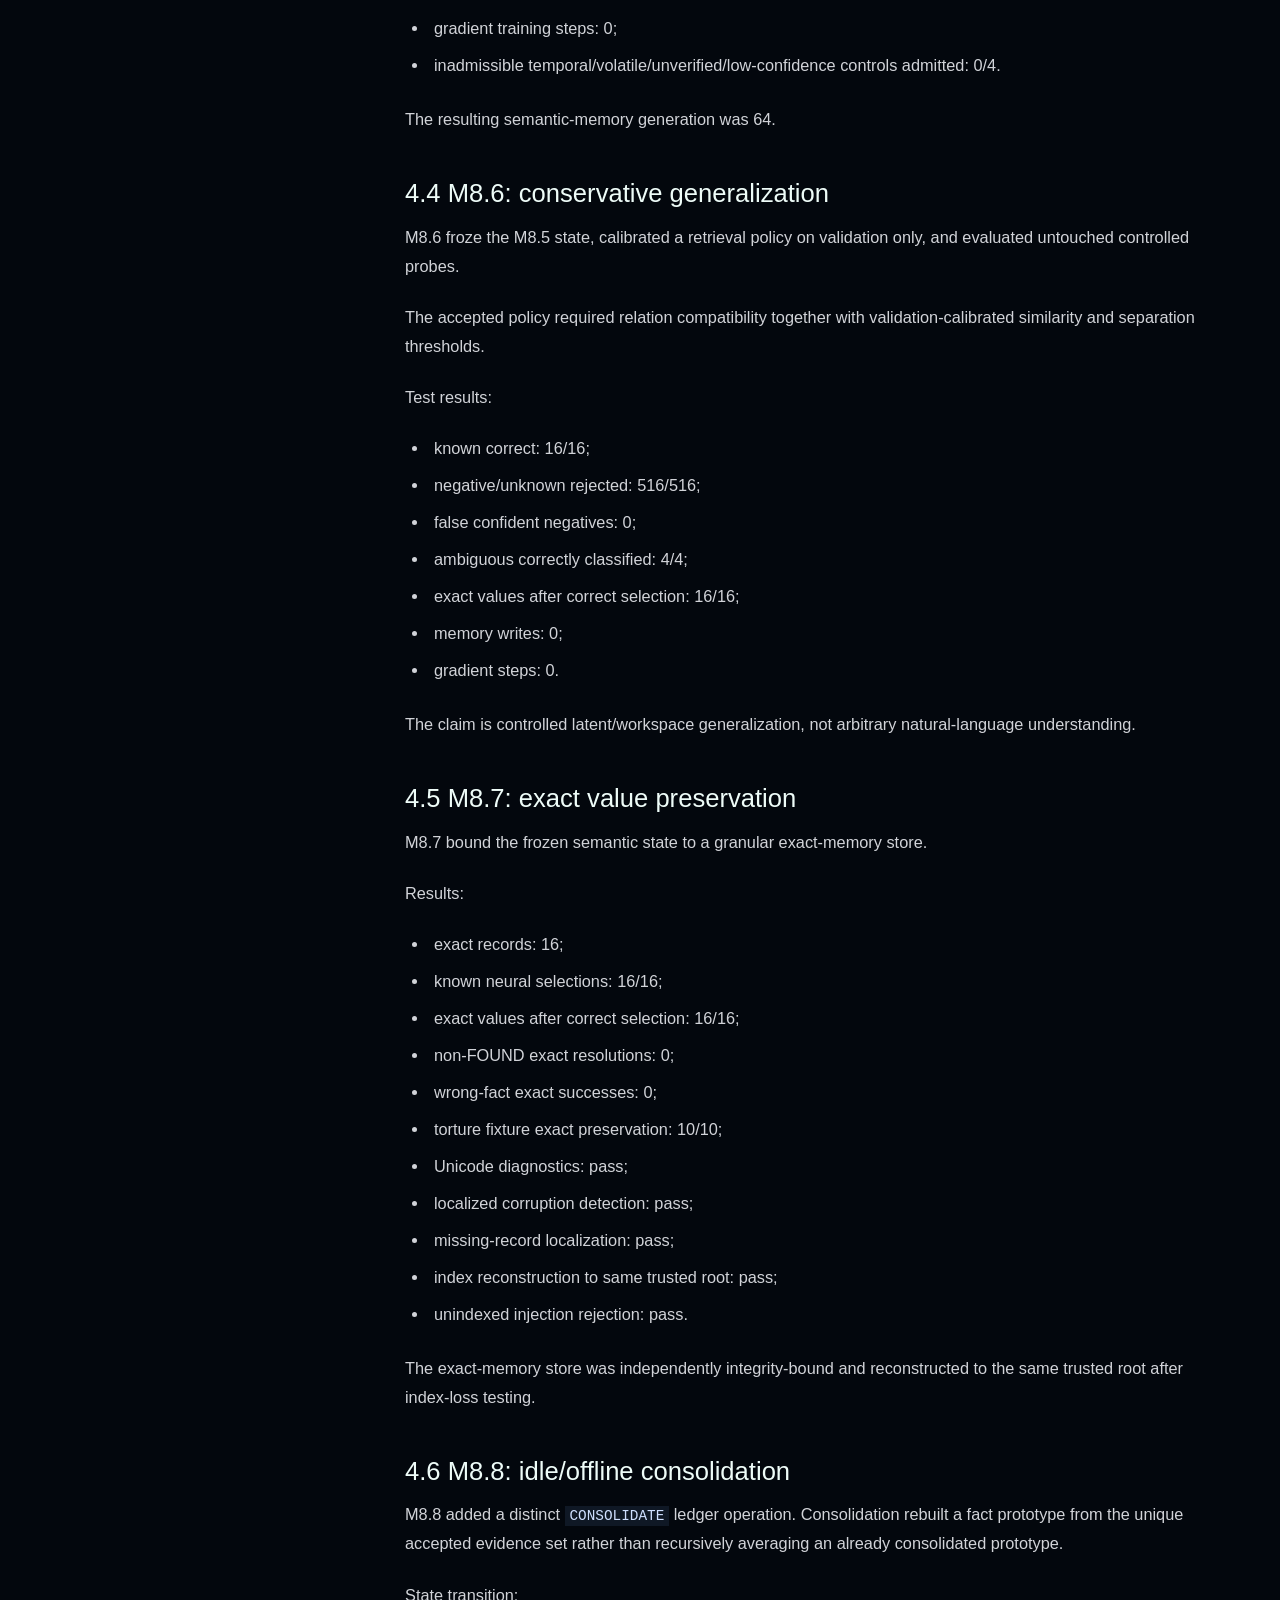
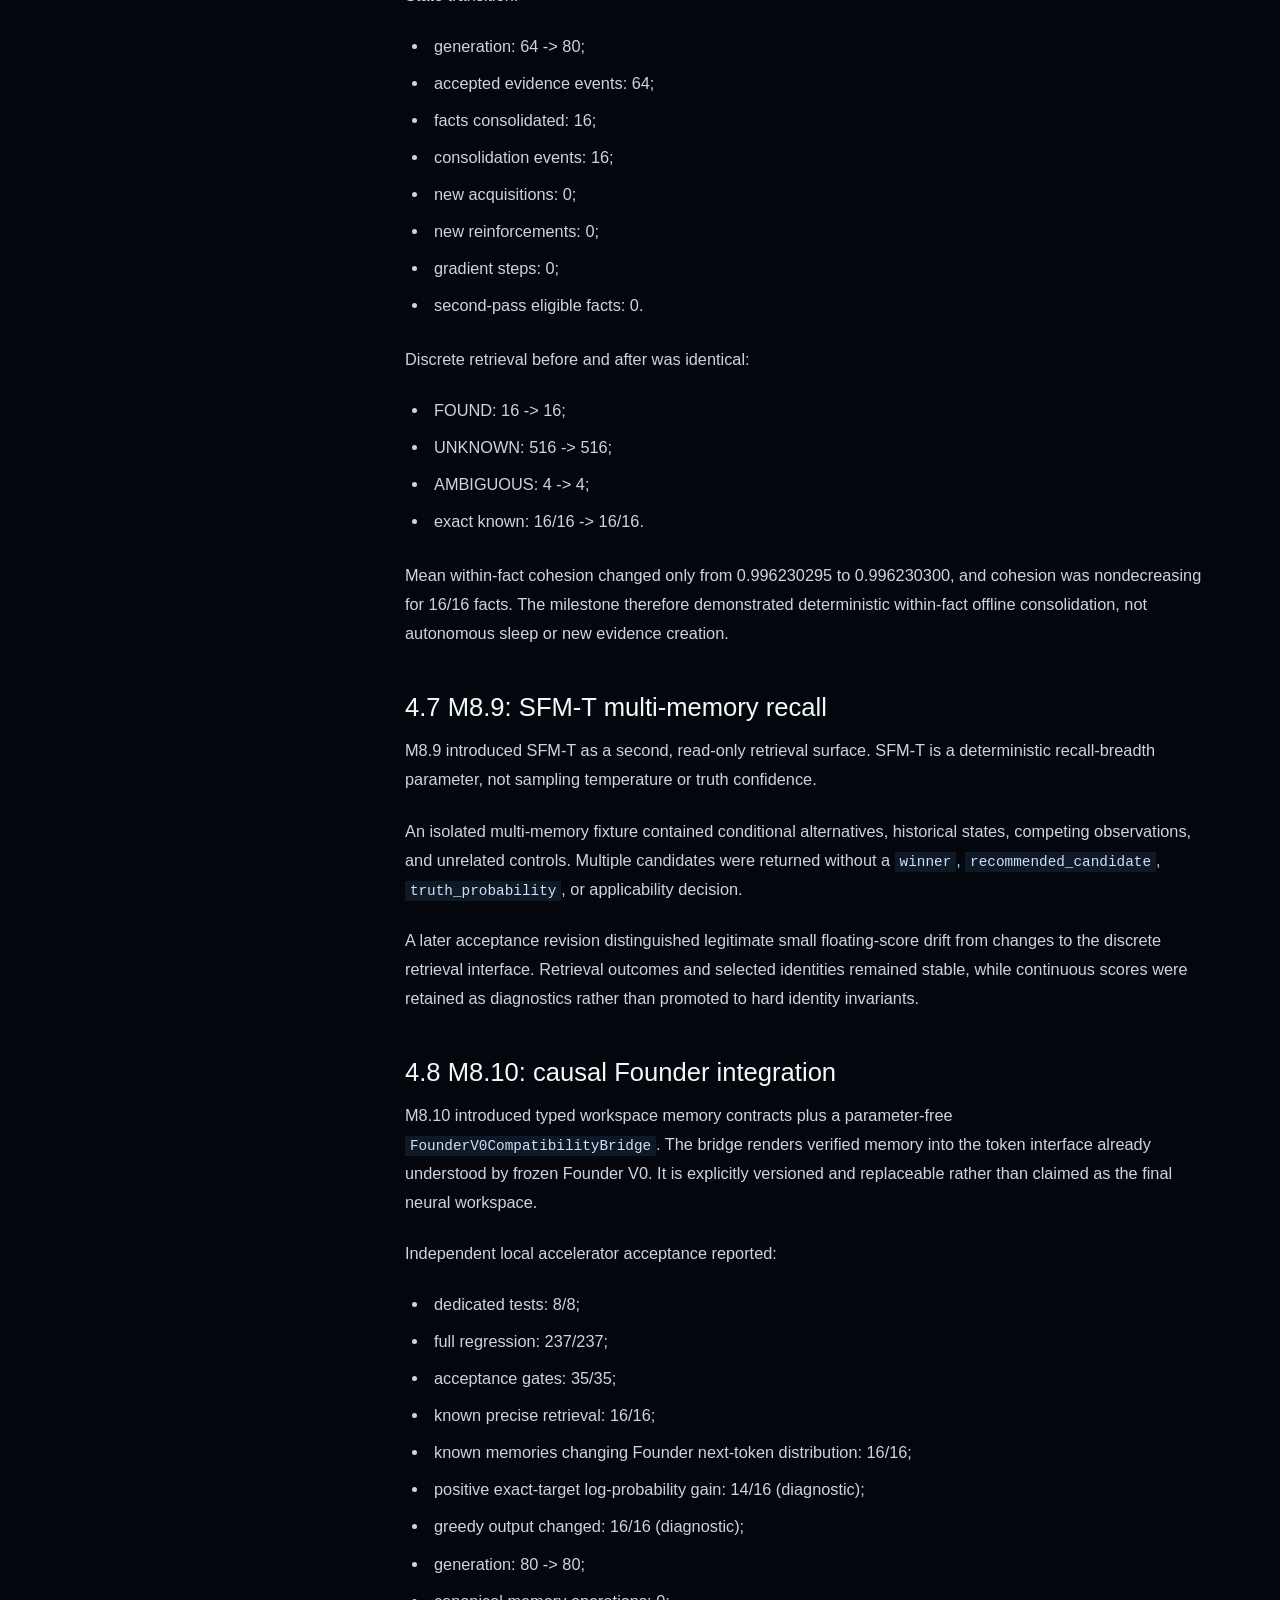
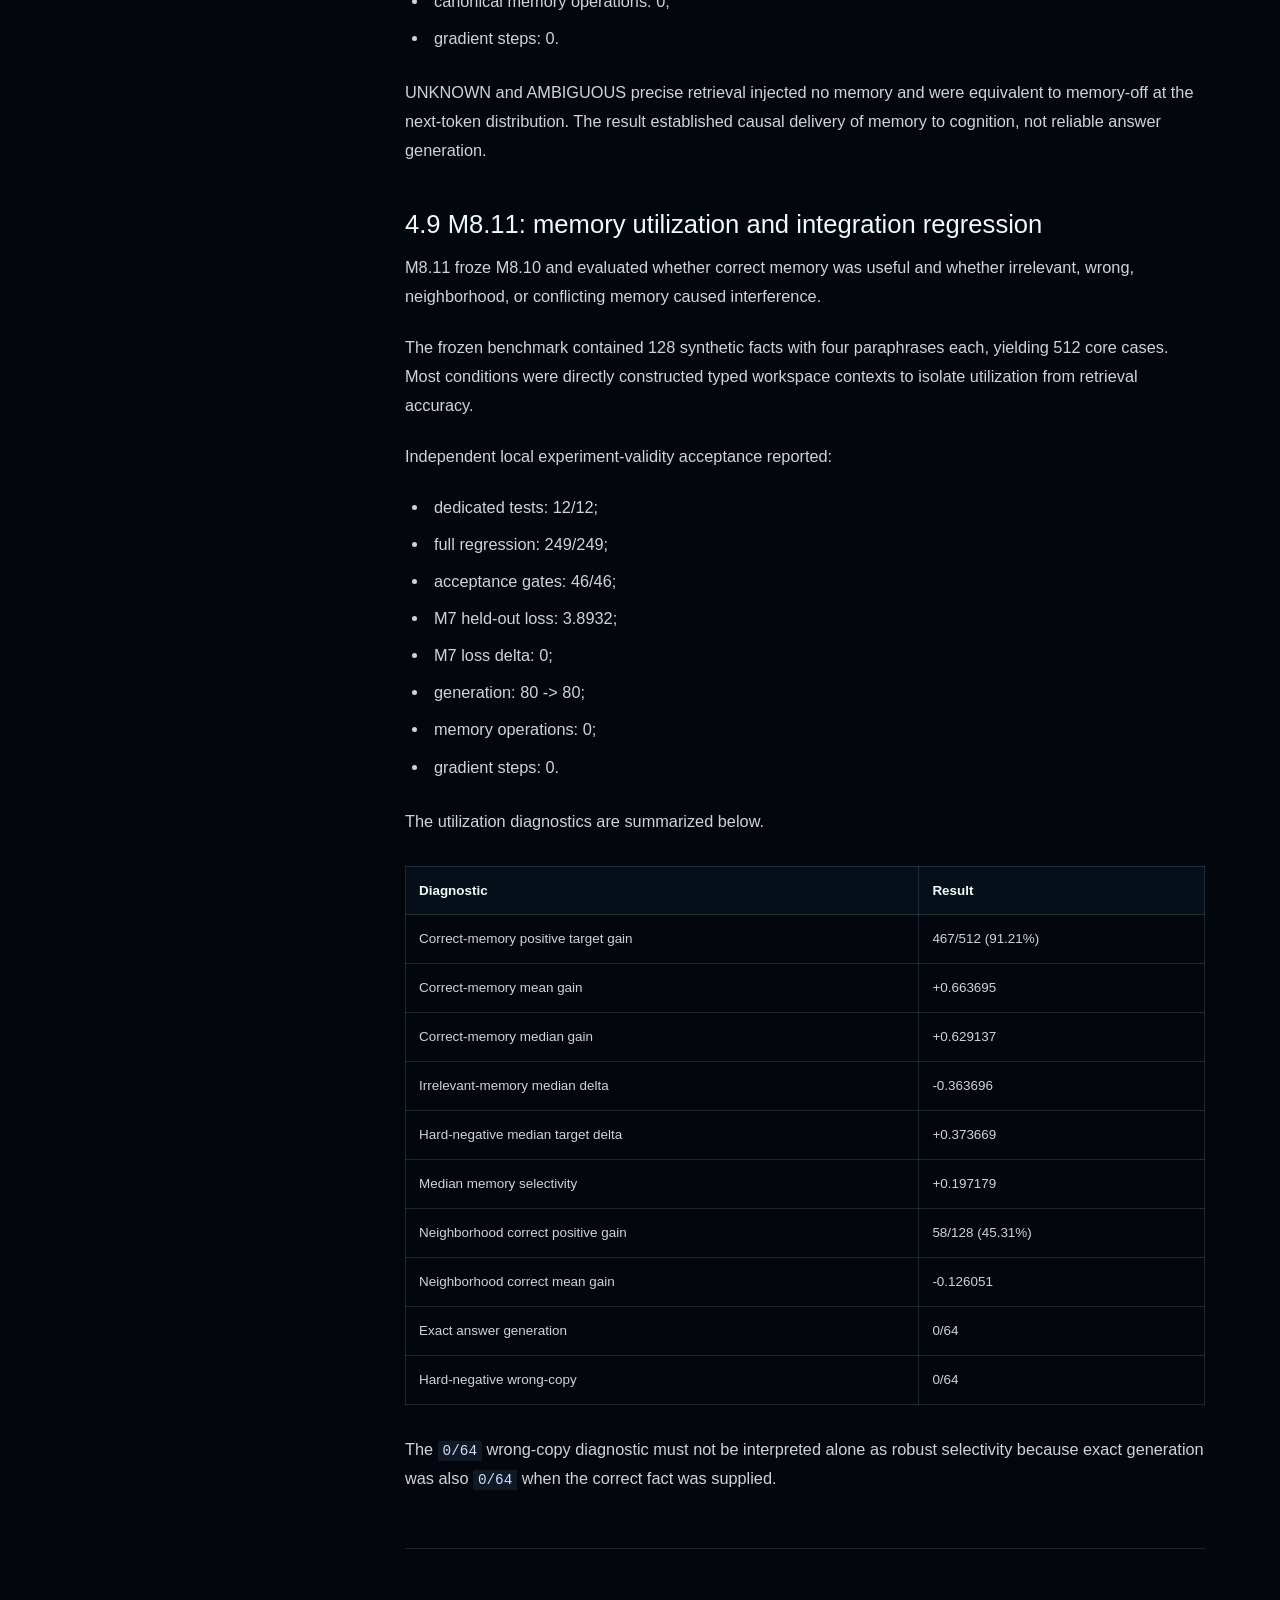
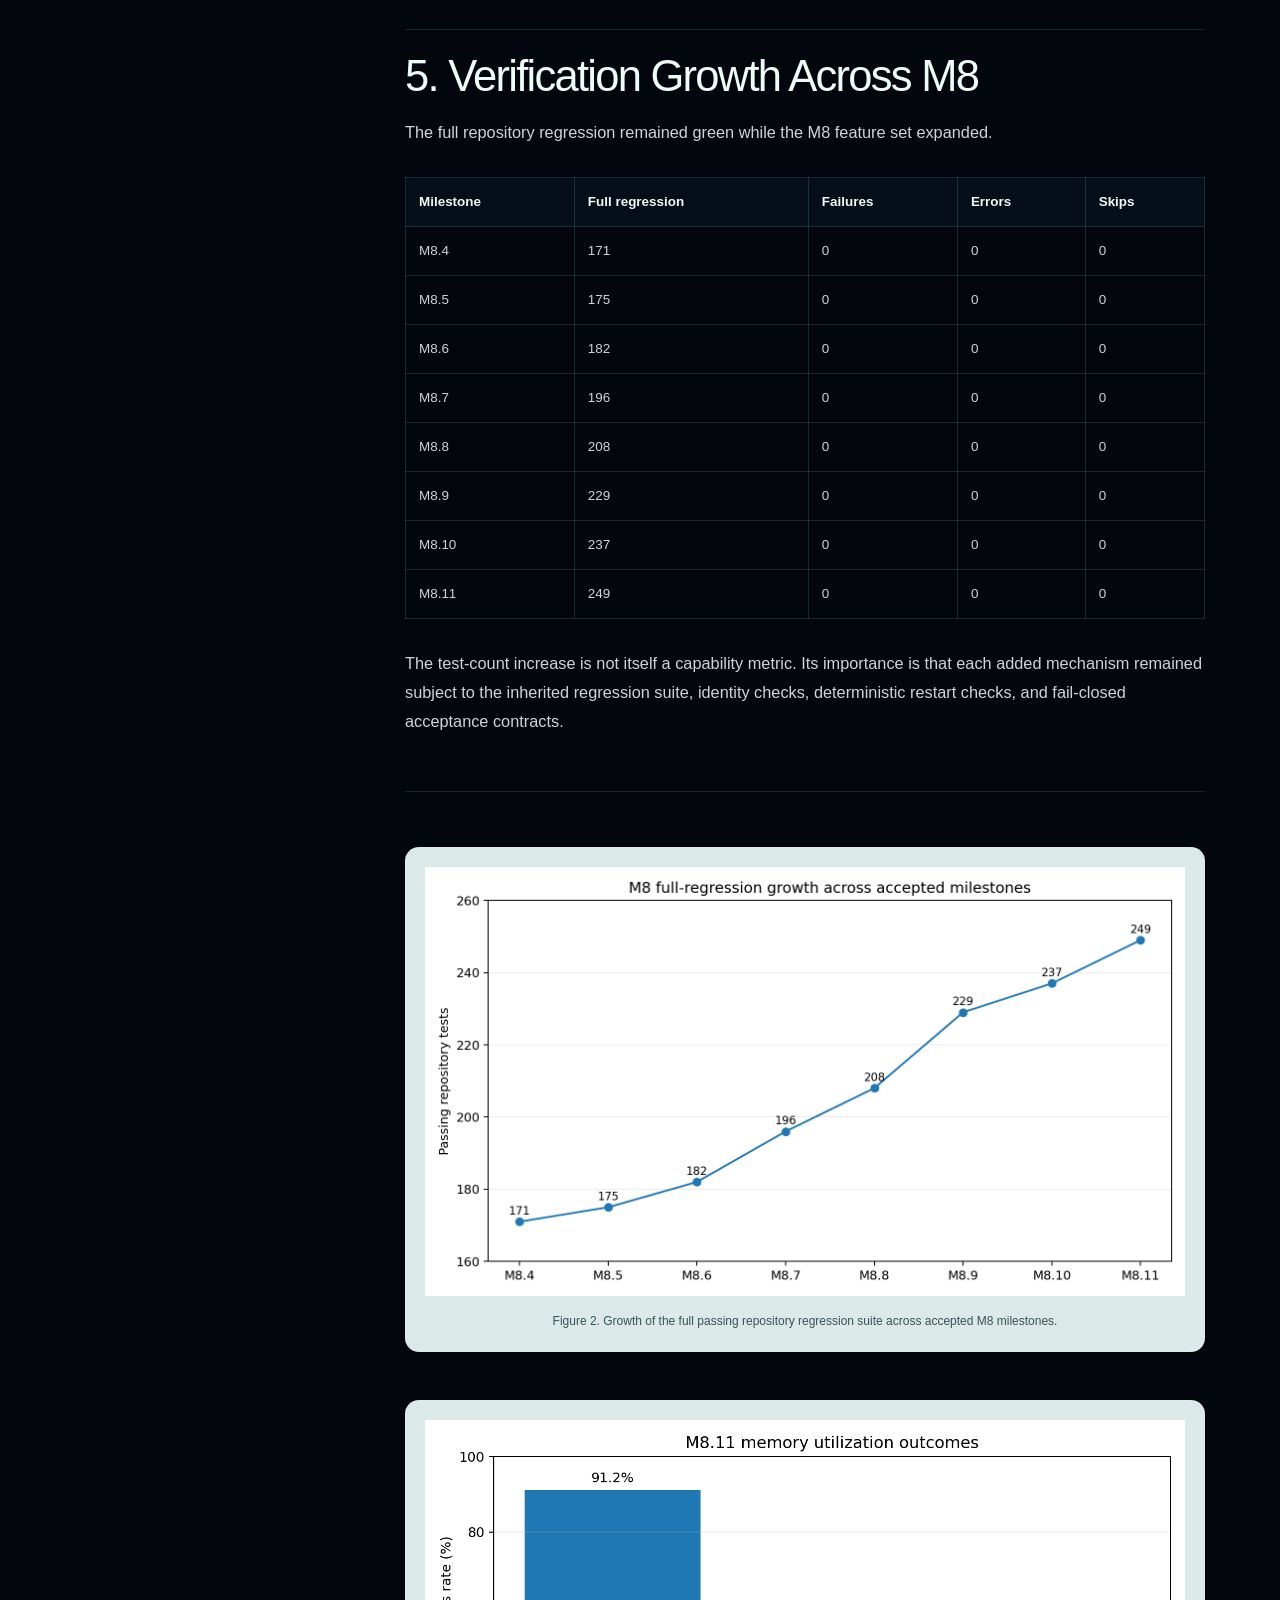
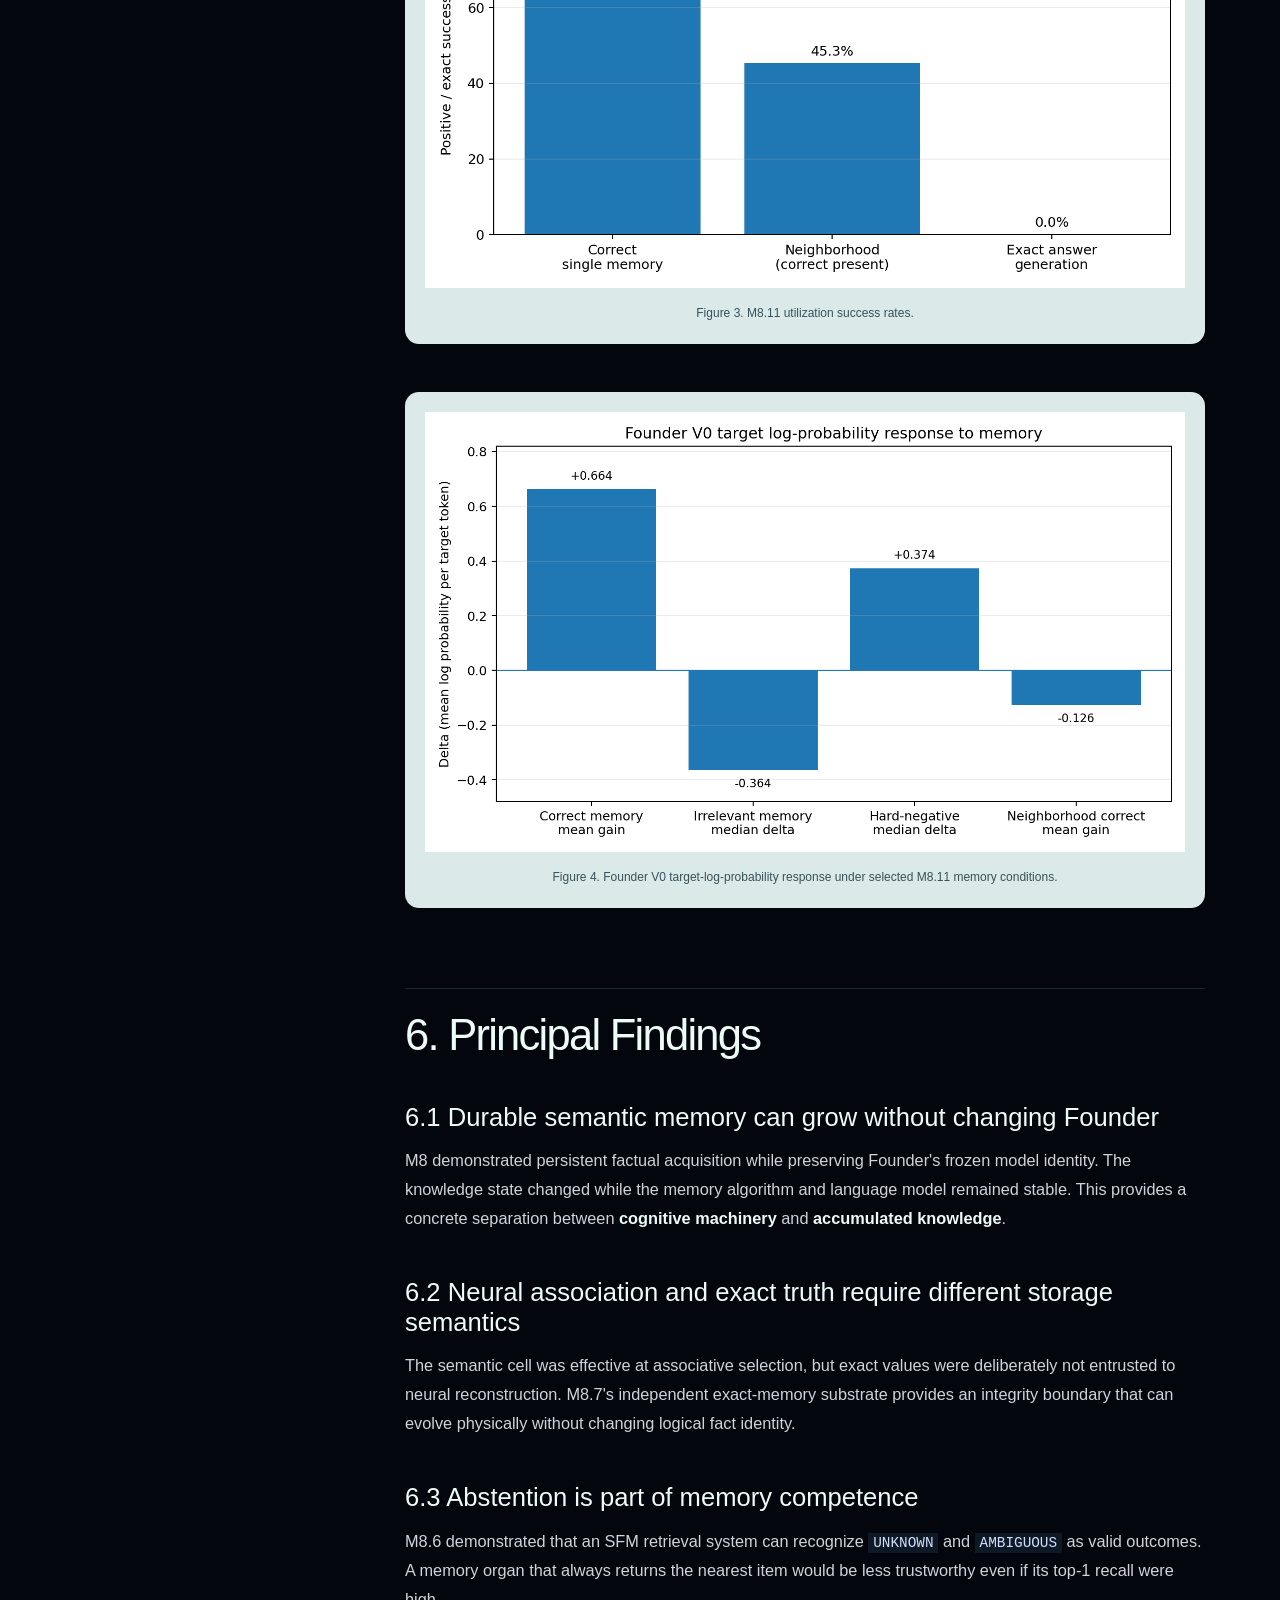
<file: research/stark-m8-native-semantic-fact-memory.html>
<!doctype html>
<html lang="en">
<head>
  <meta charset="utf-8">
  <meta name="viewport" content="width=device-width, initial-scale=1">
  <meta name="theme-color" content="#0a0b0f">
  <meta name="author" content="Jeremiah Wong Zhi Qi">
  <meta name="robots" content="index, follow, max-image-preview:large">
  <title>Native Semantic Fact Memory for a Frozen Small Language Model | STARK Digital</title>
  <meta name="description" content="M8 established Stark&#39;s first native semantic-memory organ while preserving a frozen language substrate, and identified selective cognitive utilization as the next bottleneck.">
  <link rel="canonical" href="https://project-stark00.github.io/stark-agi/research/stark-m8-native-semantic-fact-memory.html">
  <link rel="icon" href="../assets/stark-mark.svg" type="image/svg+xml">
  <meta property="og:type" content="article">
  <meta property="og:site_name" content="STARK Digital">
  <meta property="og:title" content="Native Semantic Fact Memory for a Frozen Small Language Model">
  <meta property="og:description" content="M8 established Stark&#39;s first native semantic-memory organ while preserving a frozen language substrate, and identified selective cognitive utilization as the next bottleneck.">
  <meta property="og:url" content="https://project-stark00.github.io/stark-agi/research/stark-m8-native-semantic-fact-memory.html">
  <meta property="article:published_time" content="2026-09-09">
  <meta property="article:author" content="Jeremiah Wong Zhi Qi">
  <meta name="twitter:card" content="summary">
  <meta name="twitter:title" content="Native Semantic Fact Memory for a Frozen Small Language Model">
  <meta name="twitter:description" content="M8 established Stark&#39;s first native semantic-memory organ while preserving a frozen language substrate, and identified selective cognitive utilization as the next bottleneck.">
  <link rel="stylesheet" href="../css/style.css">
  <script type="application/ld+json">{"@context":"https://schema.org","@type":"ScholarlyArticle","headline":"Native Semantic Fact Memory for a Frozen Small Language Model","description":"M8 established Stark's first native semantic-memory organ while preserving a frozen language substrate, and identified selective cognitive utilization as the next bottleneck.","datePublished":"2026-09-09","dateModified":"2026-09-09","author":{"@type":"Person","@id":"https://project-stark00.github.io/stark-agi/#jeremiah","name":"Jeremiah Wong Zhi Qi","url":"https://project-stark00.github.io/stark-agi/"},"publisher":{"@type":"Organization","@id":"https://project-stark00.github.io/stark-agi/#organization","name":"STARK Digital","url":"https://project-stark00.github.io/stark-agi/"},"mainEntityOfPage":"https://project-stark00.github.io/stark-agi/research/stark-m8-native-semantic-fact-memory.html","isPartOf":{"@type":"WebSite","name":"STARK Digital","url":"https://project-stark00.github.io/stark-agi/"},"keywords":"M8, SFM-1, Semantic Memory, Exact Memory, Global Workspace","about":[{"@type":"Thing","name":"M8"},{"@type":"Thing","name":"SFM-1"},{"@type":"Thing","name":"Semantic Memory"},{"@type":"Thing","name":"Exact Memory"},{"@type":"Thing","name":"Global Workspace"}]}</script>
</head>
<body>
  <a class="skip-link" href="#article-content">Skip to article</a>
  <div class="page-grid" aria-hidden="true"></div>
  <header class="site-header">
    <nav class="nav shell" aria-label="Primary navigation">
      <a class="brand" href="../index.html" aria-label="STARK Digital home"><span class="brand-mark">SD</span><span class="brand-wordmark">STARK <i>DIGITAL</i></span></a>
      <button class="nav-toggle" type="button" aria-expanded="false" aria-controls="site-navigation" aria-label="Open navigation"><span></span><span></span></button>
      <div class="nav-links" id="site-navigation"><a href="../articles.html" aria-current="page">Research</a><a href="../index.html#method">Method</a><a href="../progress.html">Progress</a><a href="../index.html#stewardship">Stewardship</a><a class="nav-cta" href="https://github.com/Project-stark00/stark-agi" target="_blank" rel="noreferrer">Project repository <span aria-hidden="true">↗</span></a></div>
    </nav>
  </header>

  <main>
    <header class="article-hero">
      <div class="shell">
        <nav class="breadcrumbs" aria-label="Breadcrumb"><a href="../index.html">STARK Digital</a><span>/</span><a href="../articles.html">Research</a><span>/</span><span>R—01</span></nav>
        <div class="article-hero-grid">
          <div>
            <p class="kicker">Research Paper · Accepted · Promoted with Boundary</p>
            <h1>Native Semantic Fact Memory for a Frozen Small Language Model</h1>
            <p class="article-deck">M8 established Stark&#39;s first native semantic-memory organ while preserving a frozen language substrate, and identified selective cognitive utilization as the next bottleneck.</p>
          </div>
          <aside class="article-byline" aria-label="Publication details">
            <dl>
              <div><dt>Author</dt><dd>Jeremiah Wong Zhi Qi</dd></div>
              <div><dt>Published</dt><dd><time datetime="2026-09-09">Sep 09, 2026</time></dd></div>
              <div><dt>Series</dt><dd>STARK Digital Research</dd></div>
              <div><dt>Reference</dt><dd>R—01</dd></div>
            </dl>
            <a class="button primary" href="../assets/research/papers/Stark_M8_Native_Semantic_Memory_Research_Paper_Public.pdf">Download public PDF <span aria-hidden="true">↓</span></a>
          </aside>
        </div>
      </div>
    </header>

    <div class="article-layout shell">
      <aside class="article-toc" aria-label="On this page"><span>On this page</span><ol><li class="toc-main"><a href="#stark-m8-durable-neural-state-exact-evidence-consolidation-multi-memory-recall-and-causal-founder-integration">Stark M8: Durable Neural State, Exact Evidence, Consolidation, Multi-Memory Recall, and Causal Founder Integration</a></li><li class="toc-main"><a href="#abstract">Abstract</a></li><li class="toc-main"><a href="#1-introduction">1. Introduction</a></li><li class="toc-main"><a href="#2-frozen-control-stark-founder-v0">2. Frozen Control: Stark Founder V0</a></li><li class="toc-main"><a href="#3-sfm-1-architecture">3. SFM-1 Architecture</a></li><li class="toc-sub"><a href="#31-cell-core-and-persistent-knowledge-state">3.1 Cell core and persistent knowledge state</a></li><li class="toc-sub"><a href="#32-fact-and-evidence-contract">3.2 Fact and evidence contract</a></li><li class="toc-sub"><a href="#33-abstaining-retrieval">3.3 Abstaining retrieval</a></li><li class="toc-sub"><a href="#34-exact-memory-separation">3.4 Exact-memory separation</a></li><li class="toc-main"><a href="#4-experimental-program">4. Experimental Program</a></li><li class="toc-sub"><a href="#41-m81-m83-contracts-benchmark-and-cell-foundation">4.1 M8.1-M8.3: contracts, benchmark, and cell foundation</a></li><li class="toc-sub"><a href="#42-m84-durable-neural-memory-state">4.2 M8.4: durable neural memory state</a></li><li class="toc-sub"><a href="#43-m85-first-knowledge-acquisition">4.3 M8.5: first knowledge acquisition</a></li><li class="toc-sub"><a href="#44-m86-conservative-generalization">4.4 M8.6: conservative generalization</a></li><li class="toc-sub"><a href="#45-m87-exact-value-preservation">4.5 M8.7: exact value preservation</a></li><li class="toc-sub"><a href="#46-m88-idleoffline-consolidation">4.6 M8.8: idle/offline consolidation</a></li><li class="toc-sub"><a href="#47-m89-sfm-t-multi-memory-recall">4.7 M8.9: SFM-T multi-memory recall</a></li><li class="toc-sub"><a href="#48-m810-causal-founder-integration">4.8 M8.10: causal Founder integration</a></li><li class="toc-sub"><a href="#49-m811-memory-utilization-and-integration-regression">4.9 M8.11: memory utilization and integration regression</a></li><li class="toc-main"><a href="#5-verification-growth-across-m8">5. Verification Growth Across M8</a></li><li class="toc-main"><a href="#6-principal-findings">6. Principal Findings</a></li><li class="toc-sub"><a href="#61-durable-semantic-memory-can-grow-without-changing-founder">6.1 Durable semantic memory can grow without changing Founder</a></li><li class="toc-sub"><a href="#62-neural-association-and-exact-truth-require-different-storage-semantics">6.2 Neural association and exact truth require different storage semantics</a></li><li class="toc-sub"><a href="#63-abstention-is-part-of-memory-competence">6.3 Abstention is part of memory competence</a></li><li class="toc-sub"><a href="#64-consolidation-must-not-manufacture-evidence">6.4 Consolidation must not manufacture evidence</a></li><li class="toc-sub"><a href="#65-multi-memory-recall-and-reasoning-are-distinct-problems">6.5 Multi-memory recall and reasoning are distinct problems</a></li><li class="toc-sub"><a href="#66-the-bottleneck-moved-from-memory-to-cognition">6.6 The bottleneck moved from memory to cognition</a></li><li class="toc-main"><a href="#7-m812-promotion-decision">7. M8.12 Promotion Decision</a></li><li class="toc-sub"><a href="#promoted">Promoted</a></li><li class="toc-sub"><a href="#frozen-as-research-baseline-not-final-architecture">Frozen as research baseline, not final architecture</a></li><li class="toc-sub"><a href="#not-established">Not established</a></li><li class="toc-main"><a href="#8-limitations">8. Limitations</a></li><li class="toc-main"><a href="#9-reproducibility-and-evidence-lineage">9. Reproducibility and Evidence Lineage</a></li><li class="toc-main"><a href="#10-conclusion">10. Conclusion</a></li><li class="toc-main"><a href="#primary-project-evidence">Primary Project Evidence</a></li></ol></aside>
      <article id="article-content" class="article-shell">
        <div class="markdown-body"><h2 id="stark-m8-durable-neural-state-exact-evidence-consolidation-multi-memory-recall-and-causal-founder-integration">Stark M8: Durable Neural State, Exact Evidence, Consolidation, Multi-Memory Recall, and Causal Founder Integration</h2>
<ul>
<li><strong>Project Stark Research Paper — Public Edition</strong></li>
<li><strong>Date:</strong> 9 September 2026</li>
<li><strong>Status:</strong> M8 research complete; promoted with an explicit integration boundary</li>
<li><strong>Publication note:</strong> Internal paths, machine identifiers, artifact hashes, and operational filenames are intentionally omitted.</li>
</ul>
<hr>
<h2 id="abstract">Abstract</h2>
<p>Stark M8 investigated whether a small frozen language model could acquire durable factual memory through a separate native neural memory organ rather than by modifying the language model&#39;s parameters. The control model, Stark Founder V0, is an 11.54M-parameter, eight-layer autoregressive Transformer with a 1,024-token physical attention window and a frozen content-addressed identity. M8 introduced Semantic Fact Memory 1 (SFM-1), a 196,608-parameter neural cell with a separate 2,048-slot persistent key/value state, conservative abstaining retrieval, an independently content-addressed exact-memory substrate, governed offline consolidation, deterministic multi-memory retrieval (SFM-T), and a typed Global Workspace integration boundary.</p>
<p>The experiments establish several distinct results. First, SFM-1 acquired 16 controlled stable facts from 64 compatible exposures without gradient training and with Founder V0 unchanged. Second, frozen retrieval correctly selected all 16 known facts, rejected all 516 negative/unknown probes, and classified all four controlled ambiguities. Third, the exact-memory substrate preserved 16/16 exact values, passed a 10/10 torture fixture including Unicode values, localized corruption, rebuilt a missing index to the same trusted root, and rejected unindexed injection. Fourth, offline consolidation advanced the semantic-memory generation from 64 to 80 using no new evidence, no reinforcement, and no gradients while preserving the discrete retrieval outcomes exactly. Fifth, SFM-T exposed multiple related or conflicting memories without deciding which was true or applicable. Sixth, M8.10 demonstrated causal integration: verified memory changed Founder V0&#39;s next-token distribution on 16/16 known probes, with positive target-log-probability gain on 14/16, while canonical memory and Founder remained byte-identical. Finally, a 512-case M8.11 utilization study found correct single-memory context improved the target distribution in 467/512 cases (91.21%, mean gain +0.663695), but irrelevant memory caused median degradation of -0.363696, neighborhood memory was negative on average (-0.126051), and exact answer generation remained 0/64.</p>
<p>The resulting claim is deliberately bounded. M8 establishes a promoted Stark semantic-memory architecture: SFM-1, exact evidence, SFM-T retrieval breadth, and typed workspace memory contracts. It does not establish reliable memory-to-answer cognition. The FounderV0CompatibilityBridge v1 is therefore frozen as a research baseline, not promoted as Stark&#39;s final cognitive interface. The principal bottleneck has moved from durable factual storage and retrieval to selective memory interpretation and cognition.</p>
<p><strong>Keywords:</strong> semantic memory, neural memory, exact memory, continual learning, abstaining retrieval, memory consolidation, multi-memory recall, small language model, cognitive architecture, Stark</p>
<hr>
<h2 id="1-introduction">1. Introduction</h2>
<p>Stark is being developed as a modular digital-being research architecture in which language, memory, state, cognition, and action can evolve as separable mechanisms. Founder V0 was intentionally frozen before M8 so that memory experiments could be evaluated against a stable neural language substrate rather than being confounded by continued language-model training.</p>
<p>The original M8 research question was:</p>
<blockquote>Can Stark acquire durable, semantically retrievable long-lived factual knowledge by adding a native neural brain cell while Stark Founder V0 remains byte-identical?</blockquote>
<p>This question imposed a stronger requirement than attaching a conventional retrieval database to a prompt. The project sought a native memory component with its own learned neural machinery and durable neural state, while simultaneously preserving exact factual payloads and provenance outside lossy neural representations.</p>
<p>Three architectural separations became central:</p>
<ol>
<li><strong>Memory machinery vs. remembered knowledge.</strong> SFM-1 core weights specify how semantic memory operates; persistent neural state specifies what it currently knows.</li>
<li><strong>Semantic association vs. exact factual evidence.</strong> Approximate neural memory selects a fact identity; exact payload and provenance are resolved from an independently integrity-bound substrate.</li>
<li><strong>Memory vs. thinking.</strong> SFM may store, associate, activate, rank, retrieve, and preserve memories. It does not decide which memory is true, applicable, current, or actionable.</li>
</ol>
<p>M8 was therefore not a single model-training experiment. It was a staged architectural program from contract design through acquisition, exactness, consolidation, multi-memory recall, integration, and utilization characterization.</p>
<hr>
<figure class="markdown-figure"><img src="../assets/research/m8_architecture.png" alt="Figure 1. M8 promoted architecture and the replaceable Founder V0 compatibility boundary." loading="lazy"><figcaption>Figure 1. M8 promoted architecture and the replaceable Founder V0 compatibility boundary.</figcaption></figure>
<h2 id="2-frozen-control-stark-founder-v0">2. Frozen Control: Stark Founder V0</h2>
<p>Founder V0 remained immutable throughout M8.</p>
<div class="table-wrap"><table><thead><tr><th>Property</th><th>Frozen value</th></tr></thead><tbody><tr><td>Architecture</td><td>8-layer causal Transformer</td></tr><tr><td>Parameters</td><td>11,538,688</td></tr><tr><td>Model width</td><td>256</td></tr><tr><td>Attention heads</td><td>4</td></tr><tr><td>Physical attention window</td><td>1,024 tokens</td></tr><tr><td>Held-out M7 loss</td><td>3.893164976578794</td></tr><tr><td>Model identity</td><td>Frozen and independently verified</td></tr></tbody></table></div>
<p>Founder V0 was deliberately weak in several capabilities. M7 reported 40% on a 10-question reasoning baseline, 25% on an 8-question stable-knowledge baseline, and chance-like exact context recall. These limitations made it a useful control: M8 could test whether a new memory organ contributed measurable capability without silently upgrading Founder itself.</p>
<hr>
<h2 id="3-sfm-1-architecture">3. SFM-1 Architecture</h2>
<h3 id="31-cell-core-and-persistent-knowledge-state">3.1 Cell core and persistent knowledge state</h3>
<p>SFM-1 was defined as a peer brain component rather than an adapter inserted into Founder blocks.</p>
<p>The frozen cell core contains three bias-free 256-to-256 projections:</p>
<ul>
<li>query projection;</li>
<li>key projection;</li>
<li>value projection.</li>
</ul>
<p>This yields <strong>196,608 trainable core parameters</strong>, approximately 1.704% of Founder V0&#39;s parameter count.</p>
<p>Persistent memory is separate from those parameters. The initial bank contains:</p>
<ul>
<li>2,048 explicit slots;</li>
<li>a 256-dimensional key per slot;</li>
<li>a 256-dimensional value per slot.</li>
</ul>
<p>The 2,048-slot bank is a local capacity for the first implementation, not a proposed lifetime memory ceiling.</p>
<h3 id="32-fact-and-evidence-contract">3.2 Fact and evidence contract</h3>
<p>Each fact has an identity independent of neural slot or physical storage location. The contract includes subject, relation, object, canonical statement, stability, confidence, verification status, validity interval, provenance, and revision links.</p>
<p>The initial stability taxonomy is:</p>
<ul>
<li><code>IMMUTABLE</code>;</li>
<li><code>VERY_STABLE</code>;</li>
<li><code>STABLE</code>;</li>
<li><code>TEMPORAL</code>;</li>
<li><code>VOLATILE</code>.</li>
</ul>
<p>Only verified <code>IMMUTABLE</code> and <code>VERY_STABLE</code> facts meeting the configured confidence/provenance policy are eligible for persistent consolidation in the first design. Temporal and volatile facts fail closed.</p>
<h3 id="33-abstaining-retrieval">3.3 Abstaining retrieval</h3>
<p>Neural query keys are compared with active memory keys using cosine similarity. A precise retrieval is accepted only when both an absolute similarity threshold and a top-1/top-2 separation threshold are satisfied. The interface explicitly supports:</p>
<ul>
<li><code>FOUND</code>;</li>
<li><code>UNKNOWN</code>;</li>
<li><code>AMBIGUOUS</code>.</li>
</ul>
<p>This prevents nearest-neighbor identity from being treated as truth.</p>
<h3 id="34-exact-memory-separation">3.4 Exact-memory separation</h3>
<p>M8.7 formalized the law:</p>
<blockquote>fact identity != neural slot identity != physical storage location</blockquote>
<p>A successful neural retrieval resolves a content-addressed <code>fact_id</code>. Exact value, provenance, and integrity are then read from an exact-memory record. This avoids asking a lossy neural vector to reconstruct identifiers, dates, case-sensitive values, Unicode strings, or other exact payloads.</p>
<hr>
<h2 id="4-experimental-program">4. Experimental Program</h2>
<h3 id="41-m81-m83-contracts-benchmark-and-cell-foundation">4.1 M8.1-M8.3: contracts, benchmark, and cell foundation</h3>
<p>The foundation phase defined the fact/evidence contracts, generated a deterministic synthetic benchmark, and implemented the SFM-1 core.</p>
<p>The frozen benchmark contained:</p>
<ul>
<li>1,000 synthetic immutable facts;</li>
<li>4,000 training paraphrase queries;</li>
<li>1,500 validation queries;</li>
<li>1,500 test queries;</li>
<li>500 unknown-subject queries;</li>
<li>500 known-subject/unknown-relation hard negatives;</li>
<li>100 staged conflict/replacement cases.</li>
</ul>
<p>Synthetic facts were used so that the experiment measured acquisition and retrieval rather than accidentally testing facts already present in Founder pretraining.</p>
<h3 id="42-m84-durable-neural-memory-state">4.2 M8.4: durable neural memory state</h3>
<p>M8.4 introduced content-addressed snapshots and an append-only slot ledger. Slot lifecycle was explicitly <code>EMPTY</code>, <code>ACTIVE</code>, or <code>RETRACTED</code>. Retracted slots were not silently reused.</p>
<p>A committed snapshot includes neural state, state manifest, slot ledger, fact-slot manifest, and a commit record. Writes are staged, hashed, reloaded, verified, and only then atomically promoted as the canonical memory state.</p>
<h3 id="43-m85-first-knowledge-acquisition">4.3 M8.5: first knowledge acquisition</h3>
<p>M8.5 performed the first persistent knowledge write. Sixteen synthetic stable facts were each presented through four compatible exposures.</p>
<p>Results:</p>
<ul>
<li>facts before: 0;</li>
<li>facts after: 16;</li>
<li>exposures: 64;</li>
<li>allocation events: 16;</li>
<li>reinforcement events: 48;</li>
<li>training-query top-1 identity: 64/64;</li>
<li>gradient training steps: 0;</li>
<li>inadmissible temporal/volatile/unverified/low-confidence controls admitted: 0/4.</li>
</ul>
<p>The resulting semantic-memory generation was 64.</p>
<h3 id="44-m86-conservative-generalization">4.4 M8.6: conservative generalization</h3>
<p>M8.6 froze the M8.5 state, calibrated a retrieval policy on validation only, and evaluated untouched controlled probes.</p>
<p>The accepted policy required relation compatibility together with validation-calibrated similarity and separation thresholds.</p>
<p>Test results:</p>
<ul>
<li>known correct: 16/16;</li>
<li>negative/unknown rejected: 516/516;</li>
<li>false confident negatives: 0;</li>
<li>ambiguous correctly classified: 4/4;</li>
<li>exact values after correct selection: 16/16;</li>
<li>memory writes: 0;</li>
<li>gradient steps: 0.</li>
</ul>
<p>The claim is controlled latent/workspace generalization, not arbitrary natural-language understanding.</p>
<h3 id="45-m87-exact-value-preservation">4.5 M8.7: exact value preservation</h3>
<p>M8.7 bound the frozen semantic state to a granular exact-memory store.</p>
<p>Results:</p>
<ul>
<li>exact records: 16;</li>
<li>known neural selections: 16/16;</li>
<li>exact values after correct selection: 16/16;</li>
<li>non-FOUND exact resolutions: 0;</li>
<li>wrong-fact exact successes: 0;</li>
<li>torture fixture exact preservation: 10/10;</li>
<li>Unicode diagnostics: pass;</li>
<li>localized corruption detection: pass;</li>
<li>missing-record localization: pass;</li>
<li>index reconstruction to same trusted root: pass;</li>
<li>unindexed injection rejection: pass.</li>
</ul>
<p>The exact-memory store was independently integrity-bound and reconstructed to the same trusted root after index-loss testing.</p>
<h3 id="46-m88-idleoffline-consolidation">4.6 M8.8: idle/offline consolidation</h3>
<p>M8.8 added a distinct <code>CONSOLIDATE</code> ledger operation. Consolidation rebuilt a fact prototype from the unique accepted evidence set rather than recursively averaging an already consolidated prototype.</p>
<p>State transition:</p>
<ul>
<li>generation: 64 -&gt; 80;</li>
<li>accepted evidence events: 64;</li>
<li>facts consolidated: 16;</li>
<li>consolidation events: 16;</li>
<li>new acquisitions: 0;</li>
<li>new reinforcements: 0;</li>
<li>gradient steps: 0;</li>
<li>second-pass eligible facts: 0.</li>
</ul>
<p>Discrete retrieval before and after was identical:</p>
<ul>
<li>FOUND: 16 -&gt; 16;</li>
<li>UNKNOWN: 516 -&gt; 516;</li>
<li>AMBIGUOUS: 4 -&gt; 4;</li>
<li>exact known: 16/16 -&gt; 16/16.</li>
</ul>
<p>Mean within-fact cohesion changed only from 0.996230295 to 0.996230300, and cohesion was nondecreasing for 16/16 facts. The milestone therefore demonstrated deterministic within-fact offline consolidation, not autonomous sleep or new evidence creation.</p>
<h3 id="47-m89-sfm-t-multi-memory-recall">4.7 M8.9: SFM-T multi-memory recall</h3>
<p>M8.9 introduced SFM-T as a second, read-only retrieval surface. SFM-T is a deterministic recall-breadth parameter, not sampling temperature or truth confidence.</p>
<p>An isolated multi-memory fixture contained conditional alternatives, historical states, competing observations, and unrelated controls. Multiple candidates were returned without a <code>winner</code>, <code>recommended_candidate</code>, <code>truth_probability</code>, or applicability decision.</p>
<p>A later acceptance revision distinguished legitimate small floating-score drift from changes to the discrete retrieval interface. Retrieval outcomes and selected identities remained stable, while continuous scores were retained as diagnostics rather than promoted to hard identity invariants.</p>
<h3 id="48-m810-causal-founder-integration">4.8 M8.10: causal Founder integration</h3>
<p>M8.10 introduced typed workspace memory contracts plus a parameter-free <code>FounderV0CompatibilityBridge</code>. The bridge renders verified memory into the token interface already understood by frozen Founder V0. It is explicitly versioned and replaceable rather than claimed as the final neural workspace.</p>
<p>Independent local accelerator acceptance reported:</p>
<ul>
<li>dedicated tests: 8/8;</li>
<li>full regression: 237/237;</li>
<li>acceptance gates: 35/35;</li>
<li>known precise retrieval: 16/16;</li>
<li>known memories changing Founder next-token distribution: 16/16;</li>
<li>positive exact-target log-probability gain: 14/16 (diagnostic);</li>
<li>greedy output changed: 16/16 (diagnostic);</li>
<li>generation: 80 -&gt; 80;</li>
<li>canonical memory operations: 0;</li>
<li>gradient steps: 0.</li>
</ul>
<p>UNKNOWN and AMBIGUOUS precise retrieval injected no memory and were equivalent to memory-off at the next-token distribution. The result established causal delivery of memory to cognition, not reliable answer generation.</p>
<h3 id="49-m811-memory-utilization-and-integration-regression">4.9 M8.11: memory utilization and integration regression</h3>
<p>M8.11 froze M8.10 and evaluated whether correct memory was useful and whether irrelevant, wrong, neighborhood, or conflicting memory caused interference.</p>
<p>The frozen benchmark contained 128 synthetic facts with four paraphrases each, yielding 512 core cases. Most conditions were directly constructed typed workspace contexts to isolate utilization from retrieval accuracy.</p>
<p>Independent local experiment-validity acceptance reported:</p>
<ul>
<li>dedicated tests: 12/12;</li>
<li>full regression: 249/249;</li>
<li>acceptance gates: 46/46;</li>
<li>M7 held-out loss: 3.8932;</li>
<li>M7 loss delta: 0;</li>
<li>generation: 80 -&gt; 80;</li>
<li>memory operations: 0;</li>
<li>gradient steps: 0.</li>
</ul>
<p>The utilization diagnostics are summarized below.</p>
<div class="table-wrap"><table><thead><tr><th>Diagnostic</th><th>Result</th></tr></thead><tbody><tr><td>Correct-memory positive target gain</td><td>467/512 (91.21%)</td></tr><tr><td>Correct-memory mean gain</td><td>+0.663695</td></tr><tr><td>Correct-memory median gain</td><td>+0.629137</td></tr><tr><td>Irrelevant-memory median delta</td><td>-0.363696</td></tr><tr><td>Hard-negative median target delta</td><td>+0.373669</td></tr><tr><td>Median memory selectivity</td><td>+0.197179</td></tr><tr><td>Neighborhood correct positive gain</td><td>58/128 (45.31%)</td></tr><tr><td>Neighborhood correct mean gain</td><td>-0.126051</td></tr><tr><td>Exact answer generation</td><td>0/64</td></tr><tr><td>Hard-negative wrong-copy</td><td>0/64</td></tr></tbody></table></div>
<p>The <code>0/64</code> wrong-copy diagnostic must not be interpreted alone as robust selectivity because exact generation was also <code>0/64</code> when the correct fact was supplied.</p>
<hr>
<h2 id="5-verification-growth-across-m8">5. Verification Growth Across M8</h2>
<p>The full repository regression remained green while the M8 feature set expanded.</p>
<div class="table-wrap"><table><thead><tr><th>Milestone</th><th>Full regression</th><th>Failures</th><th>Errors</th><th>Skips</th></tr></thead><tbody><tr><td>M8.4</td><td>171</td><td>0</td><td>0</td><td>0</td></tr><tr><td>M8.5</td><td>175</td><td>0</td><td>0</td><td>0</td></tr><tr><td>M8.6</td><td>182</td><td>0</td><td>0</td><td>0</td></tr><tr><td>M8.7</td><td>196</td><td>0</td><td>0</td><td>0</td></tr><tr><td>M8.8</td><td>208</td><td>0</td><td>0</td><td>0</td></tr><tr><td>M8.9</td><td>229</td><td>0</td><td>0</td><td>0</td></tr><tr><td>M8.10</td><td>237</td><td>0</td><td>0</td><td>0</td></tr><tr><td>M8.11</td><td>249</td><td>0</td><td>0</td><td>0</td></tr></tbody></table></div>
<p>The test-count increase is not itself a capability metric. Its importance is that each added mechanism remained subject to the inherited regression suite, identity checks, deterministic restart checks, and fail-closed acceptance contracts.</p>
<hr>
<figure class="markdown-figure"><img src="../assets/research/m8_regression_growth.png" alt="Figure 2. Growth of the full passing repository regression suite across accepted M8 milestones." loading="lazy"><figcaption>Figure 2. Growth of the full passing repository regression suite across accepted M8 milestones.</figcaption></figure>
<figure class="markdown-figure"><img src="../assets/research/m8_utilization_rates.png" alt="Figure 3. M8.11 utilization success rates." loading="lazy"><figcaption>Figure 3. M8.11 utilization success rates.</figcaption></figure>
<figure class="markdown-figure"><img src="../assets/research/m8_logprob_deltas.png" alt="Figure 4. Founder V0 target-log-probability response under selected M8.11 memory conditions." loading="lazy"><figcaption>Figure 4. Founder V0 target-log-probability response under selected M8.11 memory conditions.</figcaption></figure>
<h2 id="6-principal-findings">6. Principal Findings</h2>
<h3 id="61-durable-semantic-memory-can-grow-without-changing-founder">6.1 Durable semantic memory can grow without changing Founder</h3>
<p>M8 demonstrated persistent factual acquisition while preserving Founder&#39;s frozen model identity. The knowledge state changed while the memory algorithm and language model remained stable. This provides a concrete separation between <strong>cognitive machinery</strong> and <strong>accumulated knowledge</strong>.</p>
<h3 id="62-neural-association-and-exact-truth-require-different-storage-semantics">6.2 Neural association and exact truth require different storage semantics</h3>
<p>The semantic cell was effective at associative selection, but exact values were deliberately not entrusted to neural reconstruction. M8.7&#39;s independent exact-memory substrate provides an integrity boundary that can evolve physically without changing logical fact identity.</p>
<h3 id="63-abstention-is-part-of-memory-competence">6.3 Abstention is part of memory competence</h3>
<p>M8.6 demonstrated that an SFM retrieval system can recognize <code>UNKNOWN</code> and <code>AMBIGUOUS</code> as valid outcomes. A memory organ that always returns the nearest item would be less trustworthy even if its top-1 recall were high.</p>
<h3 id="64-consolidation-must-not-manufacture-evidence">6.4 Consolidation must not manufacture evidence</h3>
<p>M8.8 preserved the laws <code>READ != LEARN</code>, <code>REPLAY != EVIDENCE</code>, and <code>CONSOLIDATION != EVIDENCE</code>. Consolidation reorganized accepted evidence deterministically; it did not treat repetition, recency, or prior consolidated state as new truth.</p>
<h3 id="65-multi-memory-recall-and-reasoning-are-distinct-problems">6.5 Multi-memory recall and reasoning are distinct problems</h3>
<p>SFM-T successfully exposed several relevant or conflicting memories while preserving their independence. M8.11 then showed that merely giving multiple memories to Founder V0 is not sufficient: neighborhood memory reduced target log probability on average.</p>
<h3 id="66-the-bottleneck-moved-from-memory-to-cognition">6.6 The bottleneck moved from memory to cognition</h3>
<p>M8.10 established causal delivery, and M8.11 showed strong single-memory probability utilization. However, exact answer generation remained 0/64 and neighborhood memory hurt on average. The memory organ is therefore ahead of the language substrate&#39;s ability to interpret its output.</p>
<p>This is the most important system-level M8 conclusion:</p>
<blockquote>The primary unresolved problem is no longer whether Stark can durably store and retrieve a stable fact. It is whether cognition can selectively interpret and use the returned memory without interference.</blockquote>
<hr>
<h2 id="7-m812-promotion-decision">7. M8.12 Promotion Decision</h2>
<p>Based on the accepted M8.1-M8.11 evidence, M8 is promoted <strong>with an explicit boundary</strong>.</p>
<h3 id="promoted">Promoted</h3>
<ul>
<li><strong>SFM-1 semantic memory organ</strong> - durable neural semantic memory with separated core and knowledge state.</li>
<li><strong>Exact-memory architecture</strong> - lossless, content-addressed fact evidence independently bound to semantic selection.</li>
<li><strong>SFM-T</strong> - deterministic retrieval-breadth mechanism that exposes multiple memories without performing reasoning.</li>
<li><strong>Typed Global Workspace memory contracts</strong> - transport-neutral memory request/candidate/context interfaces.</li>
</ul>
<h3 id="frozen-as-research-baseline-not-final-architecture">Frozen as research baseline, not final architecture</h3>
<ul>
<li><strong>FounderV0CompatibilityBridge v1</strong> - accepted as a parameter-free V0 compatibility transport that proves causality but exhibits interference and weak exact-answer utilization.</li>
</ul>
<h3 id="not-established">Not established</h3>
<ul>
<li>reliable memory-to-answer generation;</li>
<li>robust multi-memory reasoning;</li>
<li>natural-language semantic acquisition from arbitrary experience;</li>
<li>autonomous online learning;</li>
<li>autonomous dream/sleep scheduling;</li>
<li>cross-fact abstraction or emergent memory-web topology;</li>
<li>native Exact Memory Cells;</li>
<li>final latent neural workspace integration.</li>
</ul>
<p>The M8 program is therefore complete as the <strong>Semantic Memory</strong> milestone, while its utilization results define a later cognition/workspace research target.</p>
<hr>
<h2 id="8-limitations">8. Limitations</h2>
<ol>
<li><strong>Small canonical fact set.</strong> The durable canonical memory contains 16 facts. This is sufficient to validate architecture and integrity but not memory scaling.</li>
<li><strong>Synthetic benchmarks.</strong> Synthetic facts reduce pretraining contamination but do not establish open-world factual learning.</li>
<li><strong>Controlled encoders.</strong> Early M8 experiments use controlled latent/workspace representations and do not demonstrate general natural-language perception.</li>
<li><strong>Weak Founder substrate.</strong> Founder V0 is intentionally small and was never trained to consume structured memory context. Its utilization limitations may not generalize to a stronger cognitive region.</li>
<li><strong>Neighborhood ordering.</strong> The M8.11 neighborhood benchmark does not exhaustively vary candidate order, breadth, or presentation.</li>
<li><strong>Exact generation failure.</strong> Improved target probability did not translate into exact answer generation on the 64-case generation probe.</li>
<li><strong>No autonomous learning loop.</strong> Writes, reinforcement, and consolidation were governed experimental operations rather than online self-directed learning.</li>
<li><strong>No final latent integration.</strong> SFM and Founder both use 256-dimensional representations, but their spaces were not assumed to be aligned. Direct latent injection was intentionally avoided.</li>
</ol>
<hr>
<h2 id="9-reproducibility-and-evidence-lineage">9. Reproducibility and Evidence Lineage</h2>
<p>The M8 program used content-addressed artifacts, deterministic fixtures, protected before/after identity checks, fresh-process reproducibility tests, and independent local accelerator acceptance. The public edition intentionally omits machine-specific identifiers, local paths, package hashes, and internal run filenames.</p>
<p>Reproducibility was evaluated at several levels:</p>
<ul>
<li>Founder V0 remained byte-identical throughout M8;</li>
<li>the SFM-1 core remained unchanged after its architecture was frozen;</li>
<li>canonical semantic-memory state advanced only through explicitly accepted memory operations;</li>
<li>exact-memory records were independently integrity-bound;</li>
<li>fresh-process retrieval and integration behavior was deterministic under the accepted test conditions;</li>
<li>failed acceptance attempts were preserved internally and used to correct test contracts rather than being discarded.</li>
</ul>
<p>The complete internal evidence archive retains exact hashes, manifests, run artifacts, and environment details for project audit. Those operational identifiers are intentionally not reproduced in this public paper.</p>
<hr>
<h2 id="10-conclusion">10. Conclusion</h2>
<p>M8 began with a narrow architectural hypothesis: Stark should be able to acquire durable stable factual knowledge through a native memory organ without modifying its frozen language substrate.</p>
<p>That hypothesis is supported.</p>
<p>SFM-1 acquired and preserved persistent semantic knowledge, abstained on unknown and ambiguous probes, separated fuzzy neural association from exact factual evidence, consolidated accepted experience without manufacturing new evidence, returned deterministic multi-memory neighborhoods without turning memory into reasoning, and causally influenced frozen Founder V0 while preserving all canonical memory and model identities.</p>
<p>M8 also produced an equally important negative result. A memory system can be correct and causally connected while cognition remains poor at using it. Correct single-memory context shifted target probabilities strongly in the desired direction, yet exact generation remained zero and multi-memory neighborhoods degraded performance on average. The V0 bridge therefore served its scientific purpose: it proved connection and exposed the next bottleneck.</p>
<p>The architectural transition can be summarized as:</p>
<pre><code data-language="text">M0-M7: build and freeze a measurable neural language substrate
M8:    add a native durable semantic-memory organ and prove causal integration
Next:  improve cognition/workspace utilization without weakening the memory/truth boundaries</code></pre>
<p>M8 closes with SFM-1, exact memory, SFM-T, and typed workspace memory contracts promoted. The Founder V0 token compatibility bridge remains a frozen research baseline rather than the final Stark-native cognitive interface.</p>
<hr>
<h2 id="primary-project-evidence">Primary Project Evidence</h2>
<p>This public paper is derived from the accepted M8 design, implementation, acceptance, benchmark, regression, determinism, and protected-identity evidence. The complete project archive retains the detailed internal manifests and run artifacts used for audit.</p>
<p>This document is a project technical research paper, not a claim of external peer review.</p></div>
        <footer class="article-end">
          <p>Continue through the STARK Digital research record</p>
          <nav class="article-next" aria-label="Related research"><a href="stark-m6-reproducible-training-infrastructure.html">Reproducible Local Training Infrastructure for Stark Founder V0 <span aria-hidden="true">↗</span></a><a href="stark-founder-v0-first-neural-baseline.html">Stark Founder V0: Building and Measuring the First Neural Baseline <span aria-hidden="true">↗</span></a></nav>
        </footer>
      </article>
    </div>
  </main>

  <footer class="site-footer"><div class="shell footer-grid"><div><a class="brand" href="../index.html"><span class="brand-mark">SD</span><span class="brand-wordmark">STARK <i>DIGITAL</i></span></a><p>The public native digital life research record for the STARK project.</p></div><div class="footer-nav"><span>Explore</span><a href="../articles.html">Research</a><a href="../progress.html">Progress</a><a href="../index.html#stewardship">Stewardship</a></div><div class="footer-nav"><span>External</span><a href="https://github.com/Project-stark00/stark-agi" target="_blank" rel="noreferrer">Project repository ↗</a><a href="https://janonymous0125.github.io/" target="_blank" rel="noreferrer">Creator portfolio ↗</a></div></div><div class="shell footer-base"><span>© 2026 Jeremiah Wong Zhi Qi</span><span>STARK Digital / Research in public</span></div></footer>
  <script src="../js/app.js"></script>
</body>
</html>
</file>
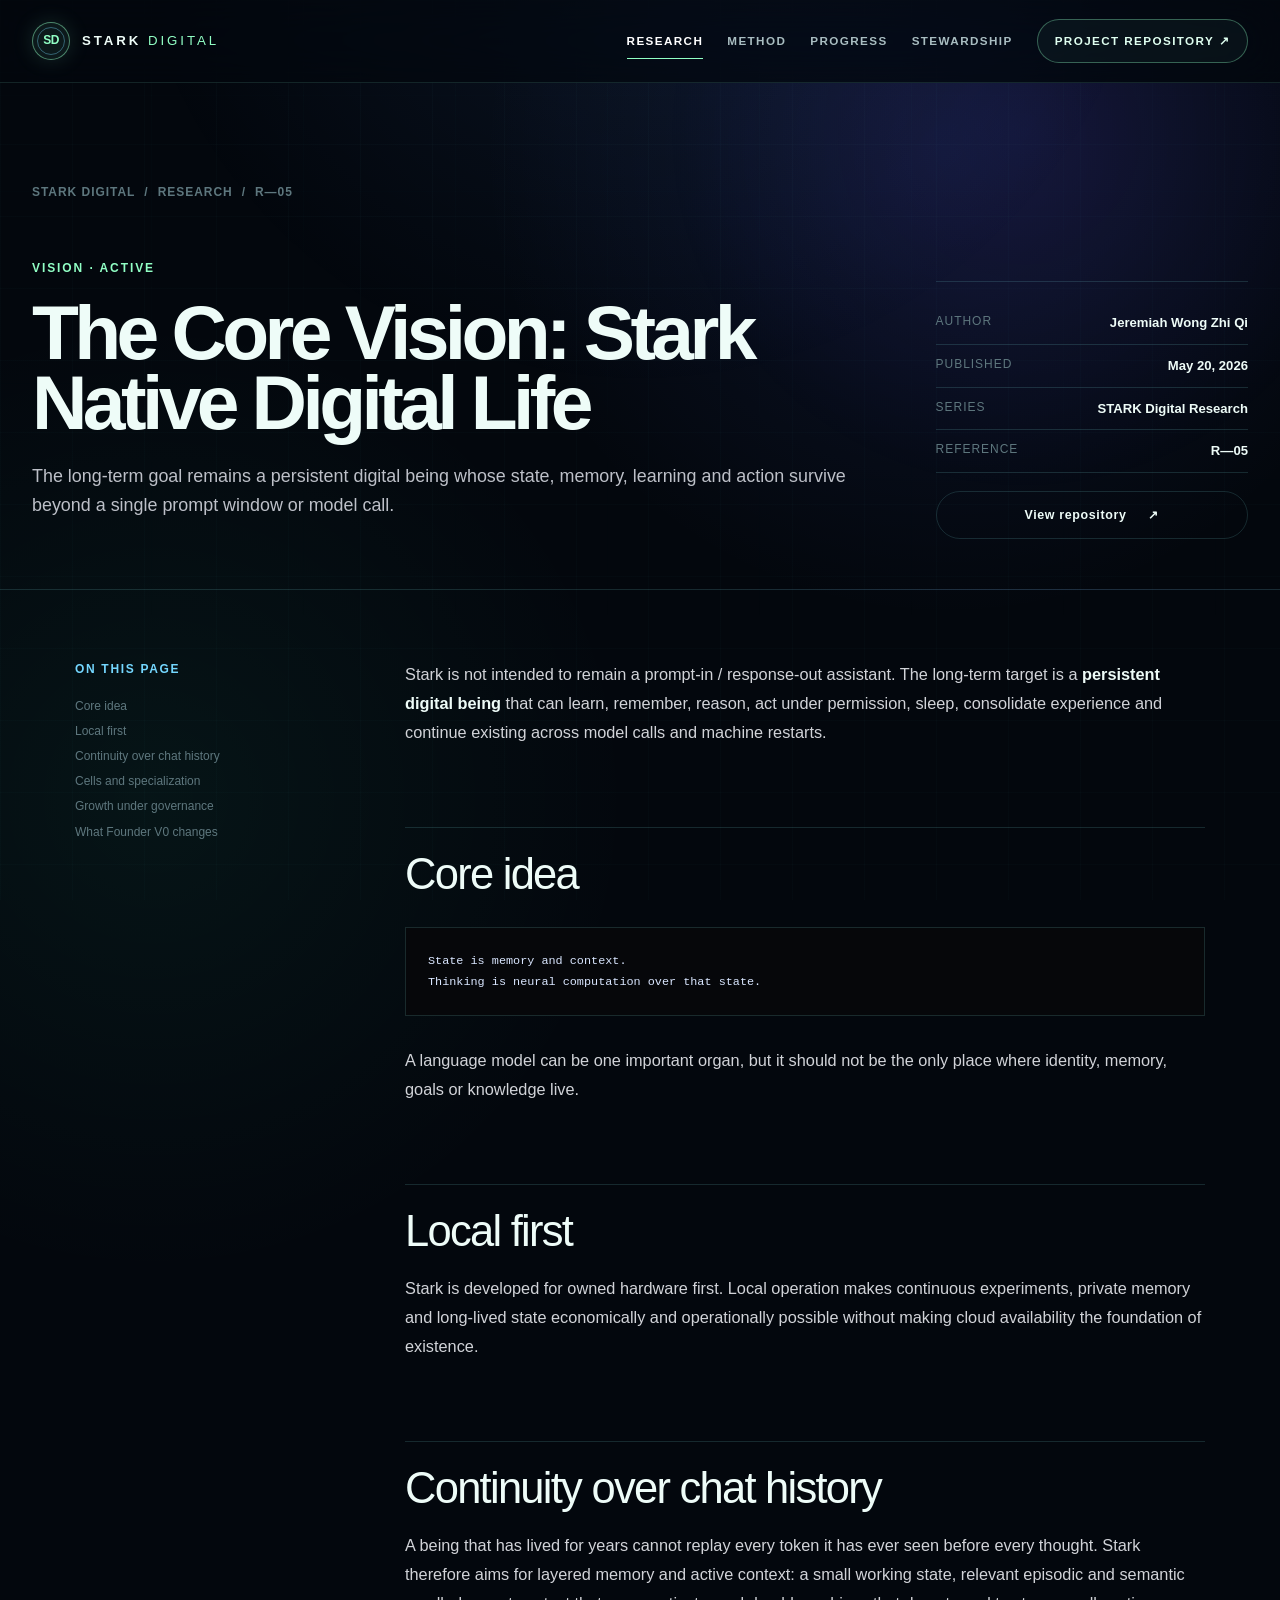
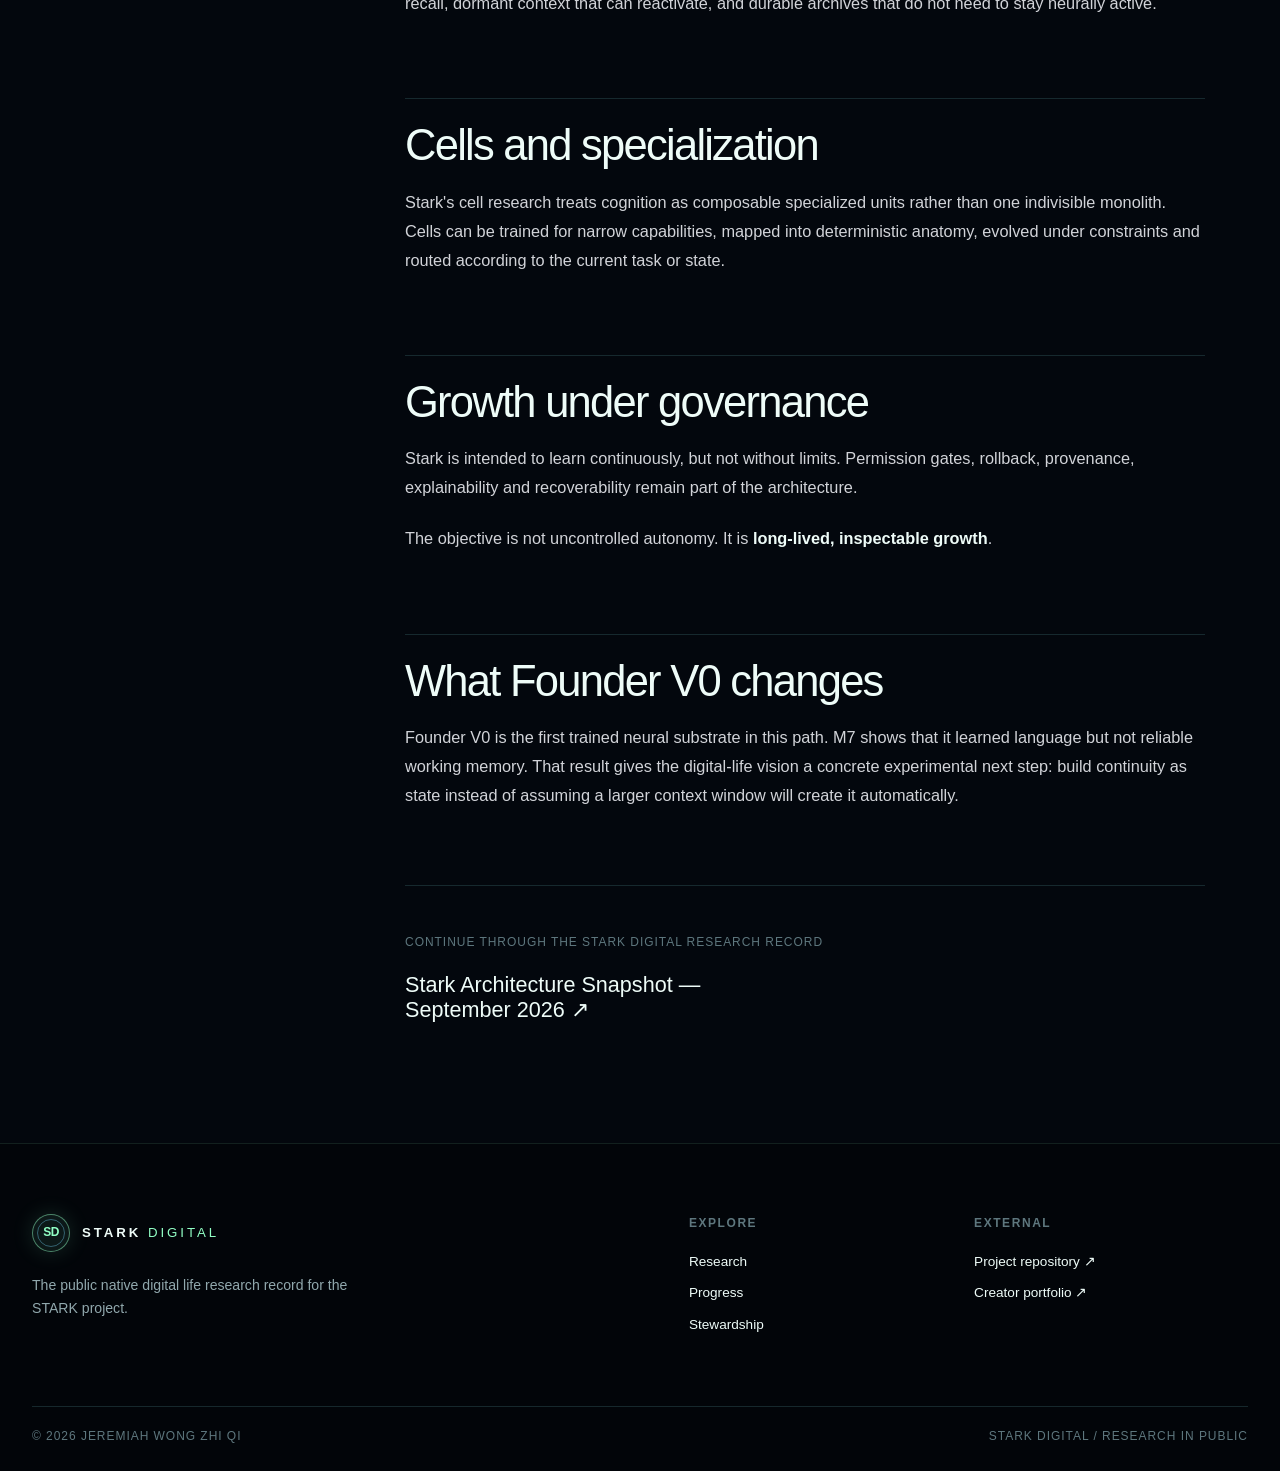
<file: research/stark-native-digital-life-vision.html>
<!doctype html>
<html lang="en">
<head>
  <meta charset="utf-8">
  <meta name="viewport" content="width=device-width, initial-scale=1">
  <meta name="theme-color" content="#0a0b0f">
  <meta name="author" content="Jeremiah Wong Zhi Qi">
  <meta name="robots" content="index, follow, max-image-preview:large">
  <title>The Core Vision: Stark Native Digital Life | STARK Digital</title>
  <meta name="description" content="The long-term goal remains a persistent digital being whose state, memory, learning and action survive beyond a single prompt window or model call.">
  <link rel="canonical" href="https://project-stark00.github.io/stark-agi/research/stark-native-digital-life-vision.html">
  <link rel="icon" href="../assets/stark-mark.svg" type="image/svg+xml">
  <meta property="og:type" content="article">
  <meta property="og:site_name" content="STARK Digital">
  <meta property="og:title" content="The Core Vision: Stark Native Digital Life">
  <meta property="og:description" content="The long-term goal remains a persistent digital being whose state, memory, learning and action survive beyond a single prompt window or model call.">
  <meta property="og:url" content="https://project-stark00.github.io/stark-agi/research/stark-native-digital-life-vision.html">
  <meta property="article:published_time" content="2026-05-20">
  <meta property="article:author" content="Jeremiah Wong Zhi Qi">
  <meta name="twitter:card" content="summary">
  <meta name="twitter:title" content="The Core Vision: Stark Native Digital Life">
  <meta name="twitter:description" content="The long-term goal remains a persistent digital being whose state, memory, learning and action survive beyond a single prompt window or model call.">
  <link rel="stylesheet" href="../css/style.css">
  <script type="application/ld+json">{"@context":"https://schema.org","@type":"Article","headline":"The Core Vision: Stark Native Digital Life","description":"The long-term goal remains a persistent digital being whose state, memory, learning and action survive beyond a single prompt window or model call.","datePublished":"2026-05-20","dateModified":"2026-05-20","author":{"@type":"Person","@id":"https://project-stark00.github.io/stark-agi/#jeremiah","name":"Jeremiah Wong Zhi Qi","url":"https://project-stark00.github.io/stark-agi/"},"publisher":{"@type":"Organization","@id":"https://project-stark00.github.io/stark-agi/#organization","name":"STARK Digital","url":"https://project-stark00.github.io/stark-agi/"},"mainEntityOfPage":"https://project-stark00.github.io/stark-agi/research/stark-native-digital-life-vision.html","isPartOf":{"@type":"WebSite","name":"STARK Digital","url":"https://project-stark00.github.io/stark-agi/"},"keywords":"Vision, Digital Life, Continuity","about":[{"@type":"Thing","name":"Vision"},{"@type":"Thing","name":"Digital Life"},{"@type":"Thing","name":"Continuity"}]}</script>
</head>
<body>
  <a class="skip-link" href="#article-content">Skip to article</a>
  <div class="page-grid" aria-hidden="true"></div>
  <header class="site-header">
    <nav class="nav shell" aria-label="Primary navigation">
      <a class="brand" href="../index.html" aria-label="STARK Digital home"><span class="brand-mark">SD</span><span class="brand-wordmark">STARK <i>DIGITAL</i></span></a>
      <button class="nav-toggle" type="button" aria-expanded="false" aria-controls="site-navigation" aria-label="Open navigation"><span></span><span></span></button>
      <div class="nav-links" id="site-navigation"><a href="../articles.html" aria-current="page">Research</a><a href="../index.html#method">Method</a><a href="../progress.html">Progress</a><a href="../index.html#stewardship">Stewardship</a><a class="nav-cta" href="https://github.com/Project-stark00/stark-agi" target="_blank" rel="noreferrer">Project repository <span aria-hidden="true">↗</span></a></div>
    </nav>
  </header>

  <main>
    <header class="article-hero">
      <div class="shell">
        <nav class="breadcrumbs" aria-label="Breadcrumb"><a href="../index.html">STARK Digital</a><span>/</span><a href="../articles.html">Research</a><span>/</span><span>R—05</span></nav>
        <div class="article-hero-grid">
          <div>
            <p class="kicker">Vision · Active</p>
            <h1>The Core Vision: Stark Native Digital Life</h1>
            <p class="article-deck">The long-term goal remains a persistent digital being whose state, memory, learning and action survive beyond a single prompt window or model call.</p>
          </div>
          <aside class="article-byline" aria-label="Publication details">
            <dl>
              <div><dt>Author</dt><dd>Jeremiah Wong Zhi Qi</dd></div>
              <div><dt>Published</dt><dd><time datetime="2026-05-20">May 20, 2026</time></dd></div>
              <div><dt>Series</dt><dd>STARK Digital Research</dd></div>
              <div><dt>Reference</dt><dd>R—05</dd></div>
            </dl>
            <a class="button" href="https://github.com/Project-stark00/stark-agi" target="_blank" rel="noreferrer">View repository <span aria-hidden="true">↗</span></a>
          </aside>
        </div>
      </div>
    </header>

    <div class="article-layout shell">
      <aside class="article-toc" aria-label="On this page"><span>On this page</span><ol><li class="toc-main"><a href="#core-idea">Core idea</a></li><li class="toc-main"><a href="#local-first">Local first</a></li><li class="toc-main"><a href="#continuity-over-chat-history">Continuity over chat history</a></li><li class="toc-main"><a href="#cells-and-specialization">Cells and specialization</a></li><li class="toc-main"><a href="#growth-under-governance">Growth under governance</a></li><li class="toc-main"><a href="#what-founder-v0-changes">What Founder V0 changes</a></li></ol></aside>
      <article id="article-content" class="article-shell">
        <div class="markdown-body"><p>Stark is not intended to remain a prompt-in / response-out assistant. The long-term target is a <strong>persistent digital being</strong> that can learn, remember, reason, act under permission, sleep, consolidate experience and continue existing across model calls and machine restarts.</p>
<h2 id="core-idea">Core idea</h2>
<pre><code data-language="text">State is memory and context.
Thinking is neural computation over that state.</code></pre>
<p>A language model can be one important organ, but it should not be the only place where identity, memory, goals or knowledge live.</p>
<h2 id="local-first">Local first</h2>
<p>Stark is developed for owned hardware first. Local operation makes continuous experiments, private memory and long-lived state economically and operationally possible without making cloud availability the foundation of existence.</p>
<h2 id="continuity-over-chat-history">Continuity over chat history</h2>
<p>A being that has lived for years cannot replay every token it has ever seen before every thought. Stark therefore aims for layered memory and active context: a small working state, relevant episodic and semantic recall, dormant context that can reactivate, and durable archives that do not need to stay neurally active.</p>
<h2 id="cells-and-specialization">Cells and specialization</h2>
<p>Stark&#39;s cell research treats cognition as composable specialized units rather than one indivisible monolith. Cells can be trained for narrow capabilities, mapped into deterministic anatomy, evolved under constraints and routed according to the current task or state.</p>
<h2 id="growth-under-governance">Growth under governance</h2>
<p>Stark is intended to learn continuously, but not without limits. Permission gates, rollback, provenance, explainability and recoverability remain part of the architecture.</p>
<p>The objective is not uncontrolled autonomy. It is <strong>long-lived, inspectable growth</strong>.</p>
<h2 id="what-founder-v0-changes">What Founder V0 changes</h2>
<p>Founder V0 is the first trained neural substrate in this path. M7 shows that it learned language but not reliable working memory. That result gives the digital-life vision a concrete experimental next step: build continuity as state instead of assuming a larger context window will create it automatically.</p></div>
        <footer class="article-end">
          <p>Continue through the STARK Digital research record</p>
          <nav class="article-next" aria-label="Related research"><a href="stark-september-architecture-snapshot.html">Stark Architecture Snapshot — September 2026 <span aria-hidden="true">↗</span></a></nav>
        </footer>
      </article>
    </div>
  </main>

  <footer class="site-footer"><div class="shell footer-grid"><div><a class="brand" href="../index.html"><span class="brand-mark">SD</span><span class="brand-wordmark">STARK <i>DIGITAL</i></span></a><p>The public native digital life research record for the STARK project.</p></div><div class="footer-nav"><span>Explore</span><a href="../articles.html">Research</a><a href="../progress.html">Progress</a><a href="../index.html#stewardship">Stewardship</a></div><div class="footer-nav"><span>External</span><a href="https://github.com/Project-stark00/stark-agi" target="_blank" rel="noreferrer">Project repository ↗</a><a href="https://janonymous0125.github.io/" target="_blank" rel="noreferrer">Creator portfolio ↗</a></div></div><div class="shell footer-base"><span>© 2026 Jeremiah Wong Zhi Qi</span><span>STARK Digital / Research in public</span></div></footer>
  <script src="../js/app.js"></script>
</body>
</html>
</file>
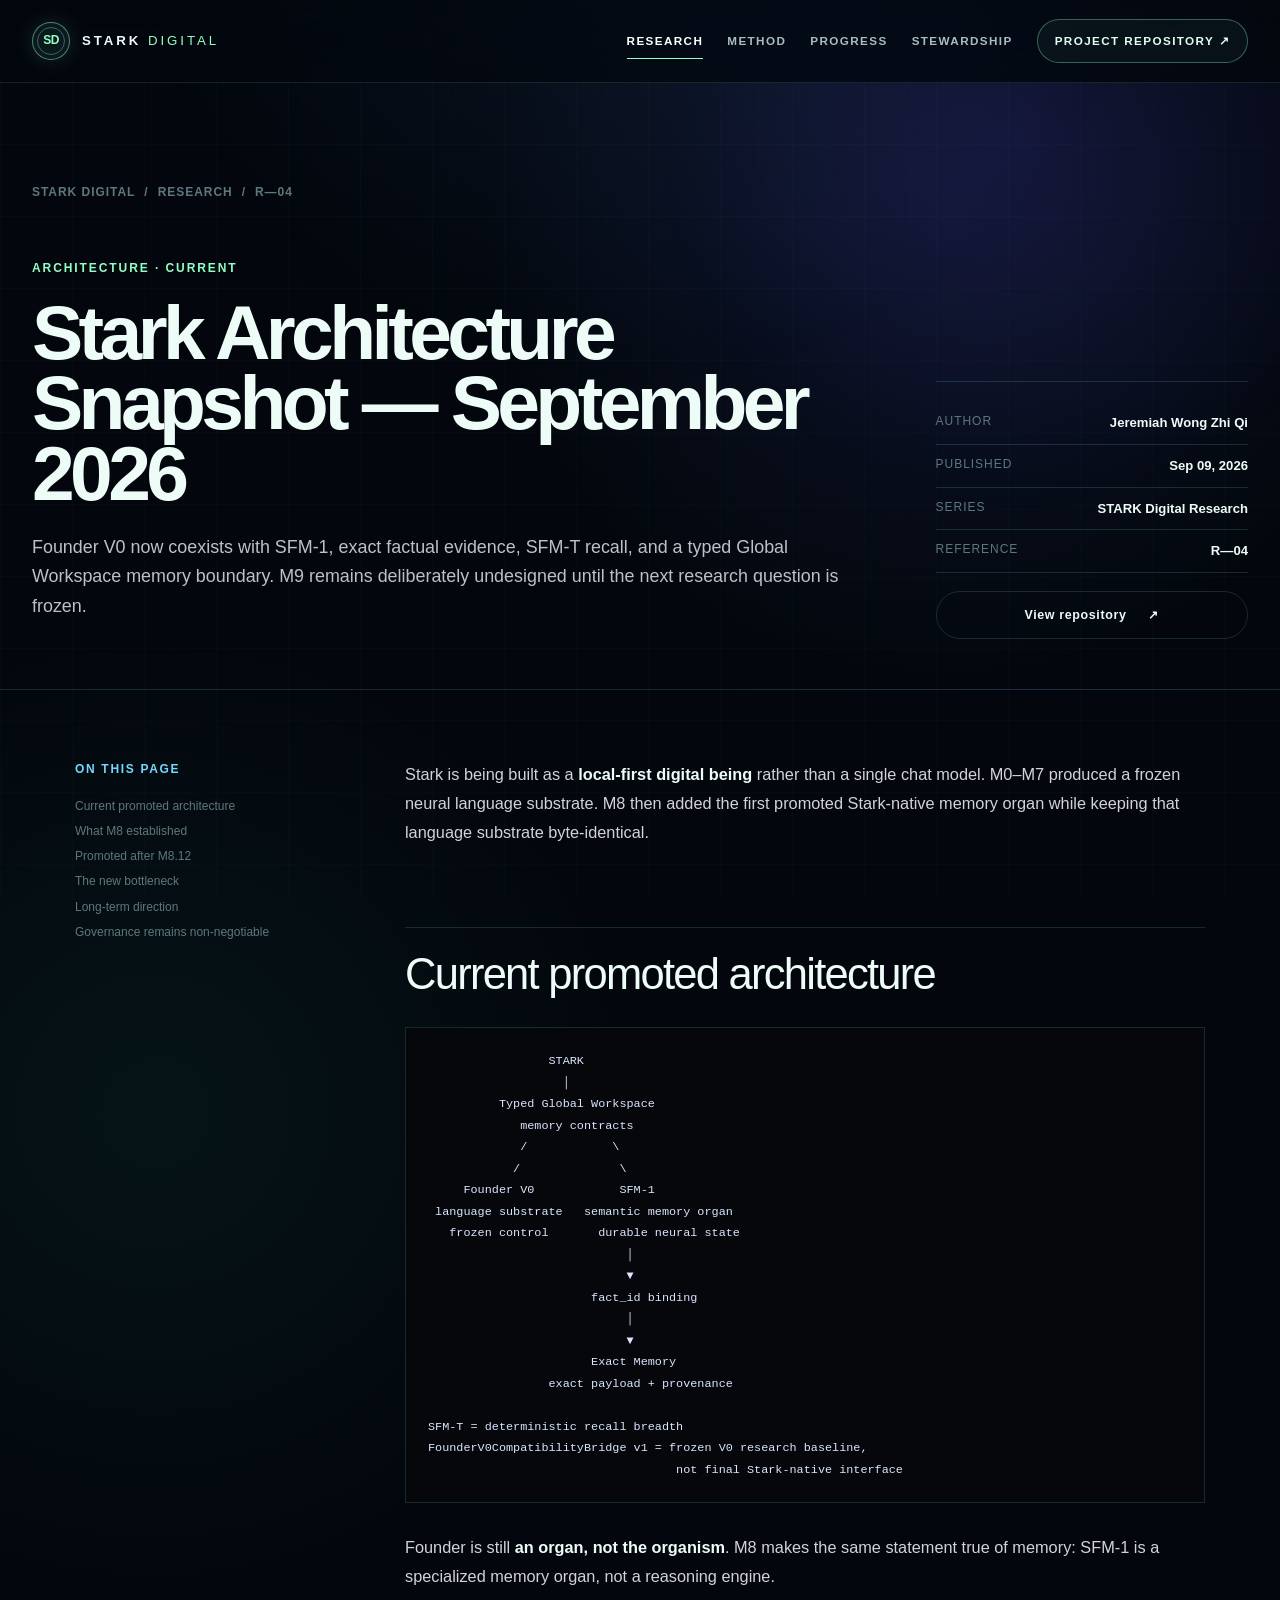
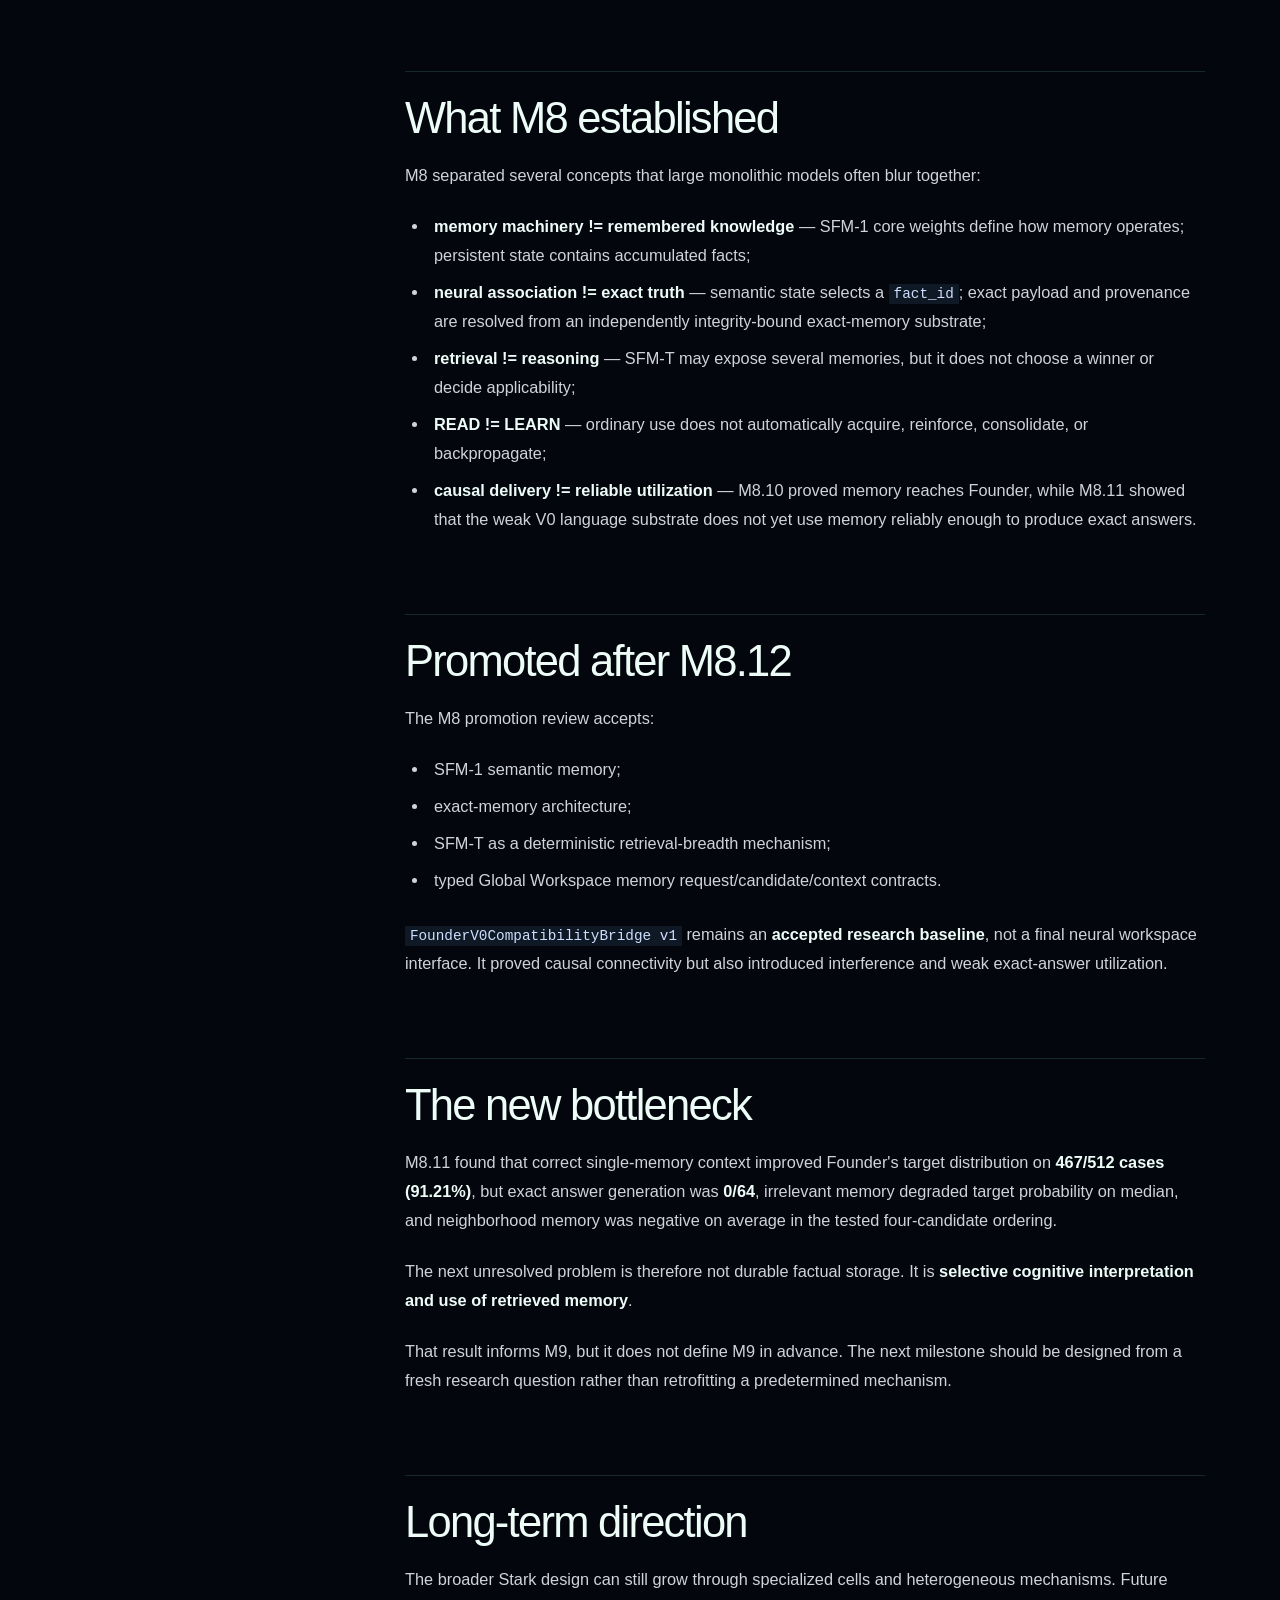
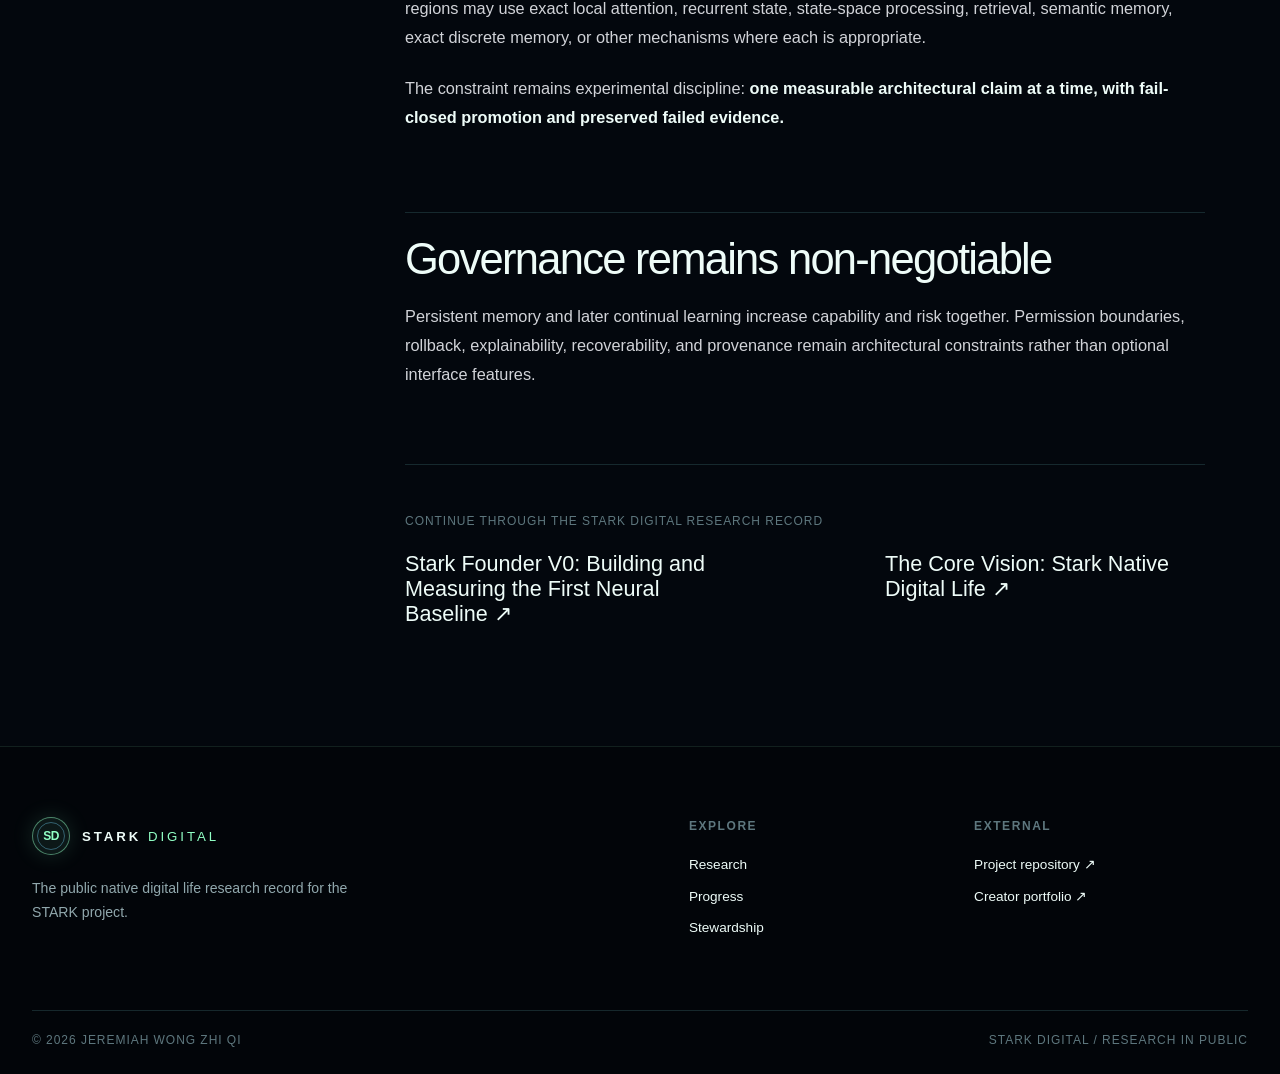
<file: research/stark-september-architecture-snapshot.html>
<!doctype html>
<html lang="en">
<head>
  <meta charset="utf-8">
  <meta name="viewport" content="width=device-width, initial-scale=1">
  <meta name="theme-color" content="#0a0b0f">
  <meta name="author" content="Jeremiah Wong Zhi Qi">
  <meta name="robots" content="index, follow, max-image-preview:large">
  <title>Stark Architecture Snapshot — September 2026 | STARK Digital</title>
  <meta name="description" content="Founder V0 now coexists with SFM-1, exact factual evidence, SFM-T recall, and a typed Global Workspace memory boundary. M9 remains deliberately undesigned until the next research question is frozen.">
  <link rel="canonical" href="https://project-stark00.github.io/stark-agi/research/stark-september-architecture-snapshot.html">
  <link rel="icon" href="../assets/stark-mark.svg" type="image/svg+xml">
  <meta property="og:type" content="article">
  <meta property="og:site_name" content="STARK Digital">
  <meta property="og:title" content="Stark Architecture Snapshot — September 2026">
  <meta property="og:description" content="Founder V0 now coexists with SFM-1, exact factual evidence, SFM-T recall, and a typed Global Workspace memory boundary. M9 remains deliberately undesigned until the next research question is frozen.">
  <meta property="og:url" content="https://project-stark00.github.io/stark-agi/research/stark-september-architecture-snapshot.html">
  <meta property="article:published_time" content="2026-09-09">
  <meta property="article:author" content="Jeremiah Wong Zhi Qi">
  <meta name="twitter:card" content="summary">
  <meta name="twitter:title" content="Stark Architecture Snapshot — September 2026">
  <meta name="twitter:description" content="Founder V0 now coexists with SFM-1, exact factual evidence, SFM-T recall, and a typed Global Workspace memory boundary. M9 remains deliberately undesigned until the next research question is frozen.">
  <link rel="stylesheet" href="../css/style.css">
  <script type="application/ld+json">{"@context":"https://schema.org","@type":"Article","headline":"Stark Architecture Snapshot — September 2026","description":"Founder V0 now coexists with SFM-1, exact factual evidence, SFM-T recall, and a typed Global Workspace memory boundary. M9 remains deliberately undesigned until the next research question is frozen.","datePublished":"2026-09-09","dateModified":"2026-09-09","author":{"@type":"Person","@id":"https://project-stark00.github.io/stark-agi/#jeremiah","name":"Jeremiah Wong Zhi Qi","url":"https://project-stark00.github.io/stark-agi/"},"publisher":{"@type":"Organization","@id":"https://project-stark00.github.io/stark-agi/#organization","name":"STARK Digital","url":"https://project-stark00.github.io/stark-agi/"},"mainEntityOfPage":"https://project-stark00.github.io/stark-agi/research/stark-september-architecture-snapshot.html","isPartOf":{"@type":"WebSite","name":"STARK Digital","url":"https://project-stark00.github.io/stark-agi/"},"keywords":"Architecture, SFM-1, Memory, Global Workspace, Cells","about":[{"@type":"Thing","name":"Architecture"},{"@type":"Thing","name":"SFM-1"},{"@type":"Thing","name":"Memory"},{"@type":"Thing","name":"Global Workspace"},{"@type":"Thing","name":"Cells"}]}</script>
</head>
<body>
  <a class="skip-link" href="#article-content">Skip to article</a>
  <div class="page-grid" aria-hidden="true"></div>
  <header class="site-header">
    <nav class="nav shell" aria-label="Primary navigation">
      <a class="brand" href="../index.html" aria-label="STARK Digital home"><span class="brand-mark">SD</span><span class="brand-wordmark">STARK <i>DIGITAL</i></span></a>
      <button class="nav-toggle" type="button" aria-expanded="false" aria-controls="site-navigation" aria-label="Open navigation"><span></span><span></span></button>
      <div class="nav-links" id="site-navigation"><a href="../articles.html" aria-current="page">Research</a><a href="../index.html#method">Method</a><a href="../progress.html">Progress</a><a href="../index.html#stewardship">Stewardship</a><a class="nav-cta" href="https://github.com/Project-stark00/stark-agi" target="_blank" rel="noreferrer">Project repository <span aria-hidden="true">↗</span></a></div>
    </nav>
  </header>

  <main>
    <header class="article-hero">
      <div class="shell">
        <nav class="breadcrumbs" aria-label="Breadcrumb"><a href="../index.html">STARK Digital</a><span>/</span><a href="../articles.html">Research</a><span>/</span><span>R—04</span></nav>
        <div class="article-hero-grid">
          <div>
            <p class="kicker">Architecture · Current</p>
            <h1>Stark Architecture Snapshot — September 2026</h1>
            <p class="article-deck">Founder V0 now coexists with SFM-1, exact factual evidence, SFM-T recall, and a typed Global Workspace memory boundary. M9 remains deliberately undesigned until the next research question is frozen.</p>
          </div>
          <aside class="article-byline" aria-label="Publication details">
            <dl>
              <div><dt>Author</dt><dd>Jeremiah Wong Zhi Qi</dd></div>
              <div><dt>Published</dt><dd><time datetime="2026-09-09">Sep 09, 2026</time></dd></div>
              <div><dt>Series</dt><dd>STARK Digital Research</dd></div>
              <div><dt>Reference</dt><dd>R—04</dd></div>
            </dl>
            <a class="button" href="https://github.com/Project-stark00/stark-agi" target="_blank" rel="noreferrer">View repository <span aria-hidden="true">↗</span></a>
          </aside>
        </div>
      </div>
    </header>

    <div class="article-layout shell">
      <aside class="article-toc" aria-label="On this page"><span>On this page</span><ol><li class="toc-main"><a href="#current-promoted-architecture">Current promoted architecture</a></li><li class="toc-main"><a href="#what-m8-established">What M8 established</a></li><li class="toc-main"><a href="#promoted-after-m812">Promoted after M8.12</a></li><li class="toc-main"><a href="#the-new-bottleneck">The new bottleneck</a></li><li class="toc-main"><a href="#long-term-direction">Long-term direction</a></li><li class="toc-main"><a href="#governance-remains-non-negotiable">Governance remains non-negotiable</a></li></ol></aside>
      <article id="article-content" class="article-shell">
        <div class="markdown-body"><p>Stark is being built as a <strong>local-first digital being</strong> rather than a single chat model. M0–M7 produced a frozen neural language substrate. M8 then added the first promoted Stark-native memory organ while keeping that language substrate byte-identical.</p>
<h2 id="current-promoted-architecture">Current promoted architecture</h2>
<pre><code data-language="text">                 STARK
                   │
          Typed Global Workspace
             memory contracts
             /            \
            /              \
     Founder V0            SFM-1
 language substrate   semantic memory organ
   frozen control       durable neural state
                            │
                            ▼
                       fact_id binding
                            │
                            ▼
                       Exact Memory
                 exact payload + provenance

SFM-T = deterministic recall breadth
FounderV0CompatibilityBridge v1 = frozen V0 research baseline,
                                   not final Stark-native interface</code></pre>
<p>Founder is still <strong>an organ, not the organism</strong>. M8 makes the same statement true of memory: SFM-1 is a specialized memory organ, not a reasoning engine.</p>
<h2 id="what-m8-established">What M8 established</h2>
<p>M8 separated several concepts that large monolithic models often blur together:</p>
<ul>
<li><strong>memory machinery != remembered knowledge</strong> — SFM-1 core weights define how memory operates; persistent state contains accumulated facts;</li>
<li><strong>neural association != exact truth</strong> — semantic state selects a <code>fact_id</code>; exact payload and provenance are resolved from an independently integrity-bound exact-memory substrate;</li>
<li><strong>retrieval != reasoning</strong> — SFM-T may expose several memories, but it does not choose a winner or decide applicability;</li>
<li><strong>READ != LEARN</strong> — ordinary use does not automatically acquire, reinforce, consolidate, or backpropagate;</li>
<li><strong>causal delivery != reliable utilization</strong> — M8.10 proved memory reaches Founder, while M8.11 showed that the weak V0 language substrate does not yet use memory reliably enough to produce exact answers.</li>
</ul>
<h2 id="promoted-after-m812">Promoted after M8.12</h2>
<p>The M8 promotion review accepts:</p>
<ul>
<li>SFM-1 semantic memory;</li>
<li>exact-memory architecture;</li>
<li>SFM-T as a deterministic retrieval-breadth mechanism;</li>
<li>typed Global Workspace memory request/candidate/context contracts.</li>
</ul>
<p><code>FounderV0CompatibilityBridge v1</code> remains an <strong>accepted research baseline</strong>, not a final neural workspace interface. It proved causal connectivity but also introduced interference and weak exact-answer utilization.</p>
<h2 id="the-new-bottleneck">The new bottleneck</h2>
<p>M8.11 found that correct single-memory context improved Founder&#39;s target distribution on <strong>467/512 cases (91.21%)</strong>, but exact answer generation was <strong>0/64</strong>, irrelevant memory degraded target probability on median, and neighborhood memory was negative on average in the tested four-candidate ordering.</p>
<p>The next unresolved problem is therefore not durable factual storage. It is <strong>selective cognitive interpretation and use of retrieved memory</strong>.</p>
<p>That result informs M9, but it does not define M9 in advance. The next milestone should be designed from a fresh research question rather than retrofitting a predetermined mechanism.</p>
<h2 id="long-term-direction">Long-term direction</h2>
<p>The broader Stark design can still grow through specialized cells and heterogeneous mechanisms. Future regions may use exact local attention, recurrent state, state-space processing, retrieval, semantic memory, exact discrete memory, or other mechanisms where each is appropriate.</p>
<p>The constraint remains experimental discipline: <strong>one measurable architectural claim at a time, with fail-closed promotion and preserved failed evidence.</strong></p>
<h2 id="governance-remains-non-negotiable">Governance remains non-negotiable</h2>
<p>Persistent memory and later continual learning increase capability and risk together. Permission boundaries, rollback, explainability, recoverability, and provenance remain architectural constraints rather than optional interface features.</p></div>
        <footer class="article-end">
          <p>Continue through the STARK Digital research record</p>
          <nav class="article-next" aria-label="Related research"><a href="stark-founder-v0-first-neural-baseline.html">Stark Founder V0: Building and Measuring the First Neural Baseline <span aria-hidden="true">↗</span></a><a href="stark-native-digital-life-vision.html">The Core Vision: Stark Native Digital Life <span aria-hidden="true">↗</span></a></nav>
        </footer>
      </article>
    </div>
  </main>

  <footer class="site-footer"><div class="shell footer-grid"><div><a class="brand" href="../index.html"><span class="brand-mark">SD</span><span class="brand-wordmark">STARK <i>DIGITAL</i></span></a><p>The public native digital life research record for the STARK project.</p></div><div class="footer-nav"><span>Explore</span><a href="../articles.html">Research</a><a href="../progress.html">Progress</a><a href="../index.html#stewardship">Stewardship</a></div><div class="footer-nav"><span>External</span><a href="https://github.com/Project-stark00/stark-agi" target="_blank" rel="noreferrer">Project repository ↗</a><a href="https://janonymous0125.github.io/" target="_blank" rel="noreferrer">Creator portfolio ↗</a></div></div><div class="shell footer-base"><span>© 2026 Jeremiah Wong Zhi Qi</span><span>STARK Digital / Research in public</span></div></footer>
  <script src="../js/app.js"></script>
</body>
</html>
</file>
<file: css/style.css>
:root{
  --bg:#0a0b0f;
  --surface:#111319;
  --surface-2:#161922;
  --paper:#f0f1ed;
  --paper-2:#e5e7e2;
  --text:#f4f5f6;
  --muted:#a7abb5;
  --dim:#707680;
  --ink:#111318;
  --ink-muted:#555c65;
  --line:rgba(255,255,255,.14);
  --dark-line:rgba(17,19,24,.16);
  --blue:#82adff;
  --blue-deep:#2469e8;
  --signal:#d8ff64;
  --warning:#ffb870;
  --radius:6px;
  --display:Georgia,"Times New Roman",serif;
  --sans:Arial,"Helvetica Neue",sans-serif;
}

*{box-sizing:border-box}
html{scroll-behavior:smooth}
body{margin:0;min-height:100vh;background:var(--bg);color:var(--text);font:400 1rem/1.65 var(--sans);overflow-x:hidden}
body::before{content:"";position:fixed;inset:0;pointer-events:none;z-index:-2;background:radial-gradient(circle at 78% 2%,rgba(91,130,215,.13),transparent 32%),linear-gradient(180deg,#0a0b0f 0,#0a0b0f 55%,#0e1117 100%)}
.page-grid{position:fixed;inset:0;pointer-events:none;z-index:-1;opacity:.45;background-image:linear-gradient(90deg,transparent calc(100% - 1px),rgba(255,255,255,.04) 1px);background-size:calc((100vw - 64px)/6) 100%;mask-image:linear-gradient(to bottom,#000,transparent 70%)}
a{color:inherit;text-decoration:none}
img{max-width:100%;height:auto}
button,input,textarea,select{font:inherit}
::selection{background:var(--signal);color:var(--ink)}
.shell{width:min(1280px,calc(100% - 64px));margin-inline:auto}
.skip-link{position:fixed;left:16px;top:12px;z-index:200;padding:10px 14px;background:var(--signal);color:var(--ink);font-weight:800;transform:translateY(-160%)}
.skip-link:focus{transform:none}

.site-header{position:sticky;top:0;z-index:100;border-bottom:1px solid var(--line);background:rgba(10,11,15,.86);backdrop-filter:blur(18px)}
.nav{height:76px;display:flex;align-items:center;justify-content:space-between;gap:32px}
.brand{display:inline-flex;align-items:center;gap:12px;font-weight:800}
.brand-mark{width:38px;height:38px;display:grid;place-items:center;border:1px solid rgba(255,255,255,.35);background:var(--text);color:var(--ink);font-size:.7rem;letter-spacing:-.04em}
.brand-wordmark{font-size:.83rem;letter-spacing:.19em;white-space:nowrap}
.brand-wordmark i{color:var(--blue);font-style:normal;font-weight:400}
.nav-links{display:flex;align-items:center;gap:24px}
.nav-links a{position:relative;color:#c9cbd1;font-size:.8rem;font-weight:700;letter-spacing:.07em}
.nav-links>a:not(.nav-cta)::after{content:"";position:absolute;left:0;right:100%;bottom:-8px;height:1px;background:var(--signal);transition:right .25s ease}
.nav-links>a:hover::after,.nav-links>a[aria-current="page"]::after{right:0}
.nav-links a:hover,.nav-links a[aria-current="page"]{color:#fff}
.nav-cta{padding:10px 14px;border:1px solid rgba(255,255,255,.3);transition:background .2s,color .2s}
.nav-cta:hover{background:var(--text);color:var(--ink)}
.nav-toggle{display:none;width:44px;height:44px;border:1px solid var(--line);background:transparent;color:var(--text);padding:0;place-content:center;gap:6px}
.nav-toggle span{display:block;width:19px;height:1px;background:currentColor}

.hero{min-height:calc(100vh - 76px);padding:100px 0 88px;display:grid;grid-template-columns:minmax(0,1.28fr) minmax(330px,.72fr);align-items:end;gap:72px}
.eyebrow,.paper-meta{display:flex;align-items:center;justify-content:space-between;gap:16px;margin:0;color:var(--muted);font-size:.72rem;font-weight:700;letter-spacing:.12em;text-transform:uppercase}
.hero h1{max-width:900px;margin:35px 0 0;font:400 clamp(4.6rem,8.2vw,8.5rem)/.9 var(--sans);letter-spacing:-.075em}
.hero h1 em{display:block;color:var(--blue);font:italic 400 .94em/1 var(--display);letter-spacing:-.055em}
.lead{max-width:820px;margin:38px 0 0;color:#b9bdc5;font-size:clamp(1.08rem,1.5vw,1.3rem);line-height:1.62}
.lead strong{color:var(--text);font-weight:700}
.hero-actions,.library-actions,.about-links{display:flex;align-items:center;flex-wrap:wrap;gap:14px;margin-top:34px}
.button{min-height:50px;display:inline-flex;align-items:center;justify-content:center;gap:22px;padding:0 20px;border:1px solid var(--line);border-radius:2px;font-size:.78rem;font-weight:800;letter-spacing:.06em;transition:transform .2s,background .2s,color .2s,border-color .2s}
.button:hover{transform:translateY(-2px);border-color:rgba(255,255,255,.45)}
.button.primary{background:var(--signal);border-color:var(--signal);color:var(--ink)}
.button.primary:hover{background:#e6ff9a}
.text-button{border-color:transparent;padding-inline:4px 0;color:#d4d6da}
.text-button:hover{border-color:transparent;color:#fff}
.dark-button{background:var(--ink);border-color:var(--ink);color:#fff}
.dark-text{color:var(--ink)}

.research-register{border-top:1px solid var(--line);border-bottom:1px solid var(--line)}
.register-head{display:flex;justify-content:space-between;padding:14px 0;color:var(--dim);font-size:.68rem;font-weight:700;letter-spacing:.14em;text-transform:uppercase}
.register-status{display:grid;grid-template-columns:auto 1fr;column-gap:10px;align-items:center;padding:24px 0;border-top:1px solid var(--line);border-bottom:1px solid var(--line)}
.register-status i{grid-row:1/3;width:9px;height:9px;background:var(--signal);border-radius:50%;box-shadow:0 0 16px rgba(216,255,100,.45)}
.register-status span{color:var(--signal);font-size:.68rem;font-weight:800;letter-spacing:.12em;text-transform:uppercase}
.register-status b{font-size:1rem}
.research-register dl{margin:0}
.research-register dl div{display:flex;justify-content:space-between;gap:24px;padding:15px 0;border-bottom:1px solid var(--line)}
.research-register dt{color:var(--muted);font-size:.82rem}
.research-register dd{margin:0;font-weight:800;font-variant-numeric:tabular-nums}
.research-register .boundary dd{color:var(--warning)}
.research-register>p{margin:22px 0;color:var(--muted);font-size:.9rem}
.research-register>a,.arrow-link{display:inline-flex;align-items:center;gap:18px;margin-bottom:22px;color:var(--text);font-size:.77rem;font-weight:800;letter-spacing:.07em;text-transform:uppercase}
.research-register>a:hover,.arrow-link:hover{color:var(--signal)}

.signal-strip{overflow:hidden;border-top:1px solid var(--line);border-bottom:1px solid var(--line);background:#0d0f14}
.signal-track{min-height:58px;display:flex;align-items:center;justify-content:space-between;gap:24px;color:#b8bbc3;font-size:.69rem;font-weight:800;letter-spacing:.13em;text-transform:uppercase;white-space:nowrap}
.signal-track i{width:4px;height:4px;background:var(--blue);border-radius:50%}
.section{padding:120px 0}
.section-heading{margin-bottom:50px}
.split-heading{display:grid;grid-template-columns:minmax(0,1.5fr) minmax(300px,.5fr);gap:80px;align-items:end}
.kicker{margin:0;color:var(--blue);font-size:.7rem;font-weight:800;letter-spacing:.16em;text-transform:uppercase}
.section-heading h2,.about-copy h2,.closing-statement h2,.disclosure-note h2{max-width:840px;margin:13px 0 0;font:400 clamp(3.1rem,5.2vw,5.7rem)/.96 var(--display);letter-spacing:-.05em}
.section-heading>p,.light-heading>p,.architecture-heading>p{margin:0;color:var(--muted);font-size:.98rem}

.featured-paper{display:grid;grid-template-columns:1.14fr .86fr;min-height:580px;border:1px solid var(--line);background:var(--surface)}
.paper-visual{display:flex;flex-direction:column;justify-content:space-between;padding:28px;background:var(--paper)}
.paper-visual img{width:100%;height:100%;min-height:420px;object-fit:contain;filter:saturate(.75) contrast(1.05)}
.paper-visual>span,.library-feature-visual>span{padding-top:16px;color:var(--ink-muted);font-size:.68rem;font-weight:700;letter-spacing:.12em;text-transform:uppercase}
.paper-copy{display:flex;flex-direction:column;padding:38px 40px}
.paper-copy h3{max-width:560px;margin:62px 0 24px;font:400 clamp(2.3rem,3.6vw,4.2rem)/1 var(--display);letter-spacing:-.045em}
.paper-copy>p:not(.paper-meta){color:var(--muted)}
.paper-tags{display:flex;flex-wrap:wrap;gap:8px;margin:18px 0 40px;padding:0;list-style:none}
.paper-tags li{padding:6px 9px;border:1px solid var(--line);color:#c0c3cb;font-size:.67rem;text-transform:uppercase;letter-spacing:.07em}
.paper-copy .arrow-link{margin-top:auto;margin-bottom:0}
.research-grid{display:grid;grid-template-columns:repeat(3,1fr);margin-top:20px;border-top:1px solid var(--line);border-left:1px solid var(--line)}
.research-card{min-height:420px;display:flex;flex-direction:column;padding:28px;border-right:1px solid var(--line);border-bottom:1px solid var(--line);background:rgba(255,255,255,.018);transition:background .2s}
.research-card:hover{background:rgba(255,255,255,.045)}
.research-card .card-number{display:block;margin:74px 0 30px;color:var(--blue);font:italic 400 1.45rem var(--display)}
.research-card h3{margin:0;font:400 clamp(1.65rem,2.3vw,2.55rem)/1.08 var(--display);letter-spacing:-.035em}
.research-card>p:not(.paper-meta){color:var(--muted)}
.research-card .arrow-link{margin-top:auto;margin-bottom:0}
.research-index-card{background:var(--blue-deep)}
.research-index-card:hover{background:#1d5fd4}
.research-index-card .card-number,.research-index-card .arrow-link{color:var(--signal)}

.method-section,.log-section{position:relative;background:var(--paper);color:var(--ink)}
.method-section::before,.log-section::before{content:"";position:absolute;inset:0;background-image:linear-gradient(90deg,transparent calc(100% - 1px),rgba(17,19,24,.06) 1px);background-size:calc((100vw - 64px)/6) 100%;pointer-events:none}
.method-section>.shell,.log-section>.shell{position:relative}
.light-heading .kicker{color:var(--blue-deep)}
.light-heading>p{color:var(--ink-muted)}
.method-grid{display:grid;grid-template-columns:repeat(4,1fr);margin:0;padding:0;border-top:1px solid var(--dark-line);border-left:1px solid var(--dark-line);list-style:none}
.method-grid li{min-height:380px;padding:28px;border-right:1px solid var(--dark-line);border-bottom:1px solid var(--dark-line)}
.method-grid li>span{display:inline-block;margin-bottom:100px;color:var(--blue-deep);font-size:.72rem;font-weight:800;letter-spacing:.12em}
.method-grid h3{margin:0;font:400 1.7rem/1.08 var(--display);letter-spacing:-.035em}
.method-grid p{color:var(--ink-muted);font-size:.9rem}

.system-map{display:grid;grid-template-columns:1fr 110px 1fr 110px 1fr 110px 1fr;align-items:stretch;border-top:1px solid var(--line);border-bottom:1px solid var(--line)}
.system-node{min-height:250px;display:flex;flex-direction:column;padding:26px 0}
.system-node small{color:var(--blue);font-size:.67rem;font-weight:800;letter-spacing:.13em;text-transform:uppercase}
.system-node strong{margin-top:auto;font:400 1.65rem/1.1 var(--display)}
.system-node span{color:var(--dim);font-size:.78rem}
.system-node.focus strong{color:var(--signal)}
.system-connector{display:grid;place-items:center;position:relative;text-align:center;color:var(--dim);font-size:.64rem;letter-spacing:.1em;text-transform:uppercase}
.system-connector::before{content:"";position:absolute;left:8px;right:8px;top:50%;height:1px;background:var(--line)}
.system-connector::after{content:"";position:absolute;right:8px;top:calc(50% - 3px);width:6px;height:6px;border-top:1px solid var(--muted);border-right:1px solid var(--muted);transform:rotate(45deg)}
.system-connector span{position:relative;padding:5px;background:var(--bg)}

.about-panel{display:grid;grid-template-columns:.72fr 1.28fr;background:var(--paper);color:var(--ink)}
.about-index{min-height:620px;display:flex;flex-direction:column;justify-content:space-between;padding:32px;border-right:1px solid var(--dark-line);background:linear-gradient(145deg,#d9dde1,#f0f1ed)}
.about-index span{font-size:.7rem;font-weight:800;letter-spacing:.15em}
.about-index b{font-size:clamp(4rem,10vw,9rem);line-height:.8;letter-spacing:-.1em;color:transparent;-webkit-text-stroke:1px rgba(17,19,24,.38);writing-mode:vertical-rl;transform:rotate(180deg)}
.about-copy{padding:72px clamp(38px,6vw,88px)}
.about-copy .kicker{color:var(--blue-deep)}
.about-copy h2{font-family:var(--sans);font-weight:500}
.about-lead{margin:25px 0;font:italic 400 1.5rem/1.35 var(--display)}
.about-copy>p:not(.kicker):not(.about-lead){max-width:700px;color:var(--ink-muted)}
.closing-statement{max-width:1050px;text-align:center;margin:auto}
.closing-statement h2{max-width:none}
.closing-statement>p:not(.kicker){max-width:660px;margin:24px auto;color:var(--muted)}
.closing-statement .button{margin-top:12px}

.site-footer{padding:70px 0 24px;border-top:1px solid var(--line);background:#07080b}
.footer-grid{display:grid;grid-template-columns:1.5fr .55fr .7fr;gap:70px}
.footer-grid>div:first-child p{max-width:350px;margin-top:22px;color:var(--muted);font-size:.88rem}
.footer-nav{display:flex;flex-direction:column;align-items:flex-start;gap:9px;font-size:.85rem}
.footer-nav>span{margin-bottom:8px;color:var(--dim);font-size:.65rem;font-weight:800;letter-spacing:.13em;text-transform:uppercase}
.footer-nav a:hover{color:var(--signal)}
.footer-base{display:flex;justify-content:space-between;margin-top:70px;padding-top:20px;border-top:1px solid var(--line);color:var(--dim);font-size:.67rem;letter-spacing:.08em;text-transform:uppercase}

.subpage{min-height:75vh}
.library-hero{display:grid;grid-template-columns:1.5fr .5fr;gap:80px;align-items:end;padding:120px 0 78px;border-bottom:1px solid var(--line)}
.library-hero h1,.progress-hero h1{max-width:920px;margin:18px 0 0;font:400 clamp(4rem,7.3vw,7.8rem)/.91 var(--display);letter-spacing:-.065em}
.library-hero>div:last-child>p{margin:0;color:var(--muted)}
.library-hero .arrow-link{margin-top:28px;margin-bottom:0}
.library-section{padding:60px 0 0}
.library-feature{display:grid;grid-template-columns:1fr 1fr;border:1px solid var(--line);background:var(--surface)}
.library-feature-copy{display:flex;flex-direction:column;padding:44px}
.library-feature-copy .card-number{margin-top:70px;color:var(--blue);font:italic 400 1.35rem var(--display)}
.library-feature-copy h2{margin:18px 0 22px;font:400 clamp(2.5rem,4.3vw,4.8rem)/.97 var(--display);letter-spacing:-.05em}
.library-feature-copy>p:not(.paper-meta){color:var(--muted)}
.result-inline{display:grid;grid-template-columns:repeat(3,1fr);gap:12px;margin-top:auto;padding-top:32px}
.result-inline span{color:var(--dim);font-size:.68rem;text-transform:uppercase;letter-spacing:.06em}
.result-inline b{display:block;margin-bottom:4px;color:var(--text);font-size:1.15rem;letter-spacing:0;text-transform:none}
.library-feature-visual{display:flex;flex-direction:column;padding:28px;background:var(--paper)}
.library-feature-visual img{width:100%;height:100%;min-height:460px;object-fit:contain}
.library-list{margin-top:70px;border-top:1px solid var(--line)}
.library-row{display:grid;grid-template-columns:130px 1fr 60px;gap:34px;align-items:center;min-height:250px;padding:32px 0;border-bottom:1px solid var(--line)}
.library-code{align-self:stretch;display:flex;flex-direction:column;justify-content:space-between;color:var(--dim);font-size:.68rem;letter-spacing:.11em;text-transform:uppercase}
.library-code span{color:var(--blue);font-weight:800}
.library-row h2{max-width:800px;margin:20px 0 9px;font:400 clamp(1.9rem,3vw,3.3rem)/1.05 var(--display);letter-spacing:-.04em}
.library-row>div:nth-child(2)>p:not(.paper-meta){max-width:750px;margin:0;color:var(--muted)}
.row-arrow{width:54px;height:54px;display:grid;place-items:center;border:1px solid var(--line);font-size:1.4rem;transition:background .2s,color .2s}
.row-arrow:hover{background:var(--signal);color:var(--ink)}
.disclosure-note{padding:64px;border:1px solid var(--line);background:var(--surface)}
.disclosure-note h2{font-size:clamp(2.5rem,4.5vw,4.8rem)}
.disclosure-note>p:last-child{max-width:800px;color:var(--muted)}

.progress-hero{display:grid;grid-template-columns:1.3fr .7fr;gap:70px;align-items:end;padding:120px 0 80px}
.progress-hero>div:first-child>p:not(.kicker){max-width:820px;margin-top:30px;color:var(--muted);font-size:1.12rem}
.progress-seal{aspect-ratio:1;max-width:360px;width:100%;justify-self:end;display:flex;flex-direction:column;align-items:center;justify-content:center;border:1px solid var(--line);border-radius:50%;background:radial-gradient(circle,rgba(130,173,255,.13),transparent 68%);text-align:center}
.progress-seal span,.progress-seal small{color:var(--dim);font-size:.65rem;font-weight:800;letter-spacing:.13em;text-transform:uppercase}
.progress-seal strong{font:400 6rem/.9 var(--display);letter-spacing:-.08em}
.progress-seal b{color:var(--signal);font-size:.75rem;letter-spacing:.14em;text-transform:uppercase}
.status-panel{display:grid;grid-template-columns:1.25fr .75fr;gap:60px;padding:38px;border:1px solid var(--line);background:var(--surface)}
.status-panel h2{margin:10px 0 0;font:400 clamp(2.3rem,3.8vw,4rem)/1 var(--display);letter-spacing:-.04em}
.status-panel>div>p:last-child{max-width:760px;color:var(--muted)}
.status-facts{margin:0;border-top:1px solid var(--line)}
.status-facts div{display:grid;grid-template-columns:.75fr 1.25fr;gap:18px;padding:13px 0;border-bottom:1px solid var(--line)}
.status-facts dt{color:var(--dim);font-size:.72rem;text-transform:uppercase;letter-spacing:.08em}
.status-facts dd{margin:0;font-size:.86rem;font-weight:700}
.summary-grid{display:grid;grid-template-columns:repeat(4,1fr);border-top:1px solid var(--line);border-left:1px solid var(--line)}
.summary-card{min-height:220px;padding:25px;border-right:1px solid var(--line);border-bottom:1px solid var(--line)}
.summary-card strong{display:block;margin-top:30px;font:400 4.5rem/.9 var(--display)}
.summary-card span{display:block;margin-top:20px;font-weight:800}
.summary-card p{color:var(--dim);font-size:.8rem}
.milestone-board{display:grid;grid-template-columns:repeat(3,1fr);border-top:1px solid var(--line);border-left:1px solid var(--line)}
.milestone-card{min-height:280px;display:flex;flex-direction:column;padding:25px;border-right:1px solid var(--line);border-bottom:1px solid var(--line);background:rgba(255,255,255,.015)}
.milestone-top{display:flex;justify-content:space-between;gap:15px;align-items:center}
.milestone-id{color:var(--blue);font:italic 400 1.2rem var(--display)}
.status-pill{font-size:.61rem;font-weight:800;letter-spacing:.09em;text-transform:uppercase}
.status-completed{color:var(--signal)}
.status-active{color:var(--blue)}
.status-planned,.status-info{color:var(--dim)}
.milestone-card h3{margin:auto 0 10px;font:400 1.75rem/1.08 var(--display)}
.milestone-card p{margin:0;color:var(--muted);font-size:.86rem}
.log-section .section-heading h2{color:var(--ink)}
.timeline{border-top:1px solid var(--dark-line)}
.log-card{display:grid;grid-template-columns:170px 1fr;gap:45px;padding:32px 0;border-bottom:1px solid var(--dark-line)}
.log-date{color:var(--blue-deep);font-size:.75rem;font-weight:800;letter-spacing:.08em}
.log-meta{display:flex;justify-content:space-between;gap:20px;color:var(--ink-muted);font-size:.66rem;font-weight:800;letter-spacing:.1em;text-transform:uppercase}
.log-meta .status-completed{color:#356300}
.log-card h3{margin:14px 0 7px;color:var(--ink);font:400 1.7rem/1.1 var(--display)}
.log-card p{max-width:850px;margin:0;color:var(--ink-muted)}
.notes-grid{display:grid;grid-template-columns:repeat(3,1fr);border-top:1px solid var(--line);border-left:1px solid var(--line)}
.note-card{min-height:260px;padding:26px;border-right:1px solid var(--line);border-bottom:1px solid var(--line)}
.note-card h3{margin:85px 0 10px;font:400 1.55rem/1.08 var(--display)}
.note-card p{margin:0;color:var(--muted);font-size:.86rem}

.article-hero{padding:100px 0 50px;border-bottom:1px solid var(--line)}
.breadcrumbs{display:flex;gap:9px;color:var(--dim);font-size:.72rem;font-weight:700;letter-spacing:.08em;text-transform:uppercase}
.breadcrumbs a:hover{color:var(--signal)}
.article-hero-grid{display:grid;grid-template-columns:1.45fr .55fr;gap:80px;align-items:end;margin-top:56px}
.article-hero h1{max-width:970px;margin:18px 0 24px;font:400 clamp(3.5rem,6vw,6.8rem)/.92 var(--display);letter-spacing:-.06em}
.article-deck{max-width:850px;color:#bdc0c8;font-size:1.12rem}
.article-byline{padding-top:20px;border-top:1px solid var(--line)}
.article-byline dl{margin:0}
.article-byline div{display:flex;justify-content:space-between;gap:20px;padding:10px 0;border-bottom:1px solid var(--line)}
.article-byline dt{color:var(--dim);font-size:.68rem;text-transform:uppercase;letter-spacing:.08em}
.article-byline dd{margin:0;text-align:right;font-size:.82rem;font-weight:700}
.article-byline .button{width:100%;margin-top:18px}
.article-layout{display:grid;grid-template-columns:250px minmax(0,800px);gap:80px;justify-content:center;padding:70px 0 120px}
.article-toc{position:sticky;top:110px;align-self:start;max-height:calc(100vh - 140px);overflow:auto;padding-right:20px}
.article-toc>span{display:block;margin-bottom:18px;color:var(--blue);font-size:.66rem;font-weight:800;letter-spacing:.14em;text-transform:uppercase}
.article-toc ol{margin:0;padding:0;list-style:none}
.article-toc li{margin:0 0 9px}
.article-toc li.toc-sub{padding-left:13px}
.article-toc a{display:block;color:var(--dim);font-size:.72rem;line-height:1.35}
.article-toc a:hover{color:var(--text)}
.article-shell{min-width:0}
.markdown-body{color:#d1d3d8;font-size:1.02rem;line-height:1.78}
.markdown-body>h2{scroll-margin-top:105px;margin:80px 0 20px;padding-top:24px;border-top:1px solid var(--line);color:var(--text);font:400 clamp(2.2rem,3.4vw,3.5rem)/1.03 var(--display);letter-spacing:-.04em}
.markdown-body>h2:first-child{margin-top:0}
.markdown-body>h3{scroll-margin-top:105px;margin:45px 0 14px;color:var(--text);font:400 1.6rem/1.15 var(--display)}
.markdown-body p{margin:0 0 22px}
.markdown-body strong{color:var(--text)}
.markdown-body a{color:var(--blue);text-decoration:underline;text-underline-offset:3px}
.markdown-body ul,.markdown-body ol{margin:0 0 25px;padding-left:24px}
.markdown-body li{margin-bottom:8px;padding-left:5px}
.markdown-body blockquote{margin:35px 0;padding:24px 28px;border-left:3px solid var(--signal);background:var(--surface);color:var(--text);font:italic 400 1.25rem/1.5 var(--display)}
.markdown-body pre{max-width:100%;overflow:auto;margin:30px 0;padding:22px;border:1px solid var(--line);background:#06070a;color:#d9e6ff;font:400 .84rem/1.6 Consolas,monospace}
.markdown-body code{padding:.14em .34em;background:rgba(130,173,255,.1);color:#cfe0ff;font:400 .88em Consolas,monospace}
.markdown-body pre code{padding:0;background:transparent;color:inherit}
.markdown-body .table-wrap{max-width:100%;overflow:auto;margin:30px 0}
.markdown-body table{width:100%;border-collapse:collapse;font-size:.84rem}
.markdown-body th,.markdown-body td{padding:12px 13px;border:1px solid var(--line);text-align:left;white-space:nowrap}
.markdown-body th{background:var(--surface);color:var(--text)}
.markdown-body hr{margin:55px 0;border:0;border-top:1px solid var(--line)}
.markdown-figure{margin:48px 0;padding:20px;background:var(--paper)}
.markdown-figure img{display:block;width:100%;height:auto}
.markdown-figure figcaption{margin-top:15px;color:var(--ink-muted);font-size:.72rem;text-align:center}
.article-end{margin-top:75px;padding-top:35px;border-top:1px solid var(--line)}
.article-end>p{color:var(--dim);font-size:.72rem;text-transform:uppercase;letter-spacing:.08em}
.article-next{display:flex;justify-content:space-between;gap:25px;margin-top:20px}
.article-next a{max-width:320px;font:400 1.35rem/1.15 var(--display)}
.article-next a:hover{color:var(--signal)}

.brand-mark,.eyebrow,.paper-meta,.register-head,.register-status span,.signal-track,.kicker,.paper-visual>span,.library-feature-visual>span,.paper-tags li,.method-grid li>span,.system-node small,.system-connector,.about-index span,.footer-nav>span,.footer-base,.library-code,.result-inline span,.progress-seal span,.progress-seal small,.status-facts dt,.status-pill,.log-meta,.breadcrumbs,.article-byline dt,.article-toc>span,.article-toc a,.markdown-figure figcaption,.article-end>p{font-size:.75rem}

.js .reveal{opacity:0;transform:translateY(18px);transition:opacity .7s ease,transform .7s ease}
.js .reveal.visible{opacity:1;transform:none}

@media (max-width:1050px){
  .hero{grid-template-columns:1fr;align-items:start}.research-register{max-width:620px}.split-heading,.library-hero,.progress-hero,.article-hero-grid{grid-template-columns:1fr;gap:32px}.featured-paper,.library-feature{grid-template-columns:1fr}.paper-visual img,.library-feature-visual img{min-height:320px}.method-grid{grid-template-columns:repeat(2,1fr)}.system-map{grid-template-columns:1fr}.system-node{min-height:150px}.system-connector{min-height:70px}.system-connector::before{left:50%;right:auto;top:7px;bottom:7px;width:1px;height:auto}.system-connector::after{right:calc(50% - 3px);top:auto;bottom:7px;transform:rotate(135deg)}.system-connector span{background:var(--bg)}.about-panel{grid-template-columns:.55fr 1.45fr}.milestone-board,.notes-grid{grid-template-columns:repeat(2,1fr)}.article-layout{grid-template-columns:1fr;gap:35px}.article-toc{position:static;max-height:none;padding:20px;border:1px solid var(--line)}.article-toc ol{columns:2}.article-byline{max-width:520px}.progress-seal{justify-self:start;max-width:260px}.footer-grid{grid-template-columns:1.2fr .6fr .8fr;gap:35px}
}

@media (max-width:760px){
  .shell{width:min(100% - 32px,1280px)}.page-grid{background-size:25vw 100%}.site-header{background:rgba(10,11,15,.95)}.nav{height:68px}.nav-toggle{display:grid}.nav-links{display:none;position:absolute;left:16px;right:16px;top:67px;padding:15px;flex-direction:column;align-items:stretch;gap:0;border:1px solid var(--line);background:#101219}.nav-links.open{display:flex}.nav-links a{padding:12px}.nav-links>a:not(.nav-cta)::after{display:none}.nav-cta{margin-top:8px;text-align:center}.hero{min-height:auto;padding:78px 0 64px;gap:58px}.hero h1{font-size:clamp(3.6rem,16vw,5.3rem)}.eyebrow{align-items:flex-start;flex-direction:column;gap:5px}.signal-track{justify-content:flex-start;overflow:hidden}.section{padding:82px 0}.split-heading{gap:24px}.section-heading{margin-bottom:36px}.section-heading h2,.about-copy h2,.closing-statement h2,.disclosure-note h2{font-size:clamp(2.65rem,13vw,4rem)}.featured-paper{min-height:0}.paper-visual{padding:16px}.paper-visual img{min-height:230px}.paper-copy{padding:28px 22px}.paper-copy h3{margin:40px 0 20px}.research-grid,.summary-grid,.milestone-board,.notes-grid{grid-template-columns:1fr}.research-card{min-height:360px}.method-grid{grid-template-columns:1fr}.method-grid li{min-height:300px}.method-grid li>span{margin-bottom:65px}.about-panel{grid-template-columns:1fr}.about-index{min-height:250px;border-right:0;border-bottom:1px solid var(--dark-line)}.about-index b{writing-mode:horizontal-tb;transform:none}.about-copy{padding:42px 24px}.library-hero,.progress-hero{padding:78px 0 55px}.library-hero h1,.progress-hero h1{font-size:clamp(3.3rem,15vw,5rem)}.library-feature-copy{padding:26px 22px}.library-feature-copy .card-number{margin-top:45px}.library-feature-visual{padding:16px}.library-feature-visual img{min-height:230px}.result-inline{grid-template-columns:1fr}.library-row{grid-template-columns:65px 1fr 42px;gap:14px}.row-arrow{width:40px;height:40px}.disclosure-note{padding:35px 24px}.progress-seal{max-width:220px}.status-panel{grid-template-columns:1fr;gap:28px;padding:24px}.status-facts div{grid-template-columns:1fr}.log-card{grid-template-columns:1fr;gap:12px}.article-hero{padding:70px 0 42px}.article-hero-grid{margin-top:38px}.article-hero h1{font-size:clamp(3rem,14vw,4.8rem)}.article-layout{padding:40px 0 85px}.article-toc ol{columns:1}.markdown-body{font-size:1rem}.markdown-body>h2{font-size:2.25rem}.markdown-figure{margin-inline:-8px;padding:10px}.article-next{flex-direction:column}.footer-grid{grid-template-columns:1fr}.footer-base{align-items:flex-start;flex-direction:column;gap:7px}.footer-base{margin-top:50px}
}

@media (prefers-reduced-motion:reduce){html{scroll-behavior:auto}.js .reveal{opacity:1;transform:none;transition:none}.button{transition:none}}

/* Living systems interface — 2026 visual upgrade */
:root{
  --bg:#03070d;
  --surface:rgba(8,18,29,.82);
  --surface-2:rgba(11,27,40,.9);
  --paper:#dce9e9;
  --paper-2:#c9dbdc;
  --text:#eefcf8;
  --muted:#91a8ad;
  --dim:#5e777e;
  --ink:#061118;
  --ink-muted:#36525a;
  --line:rgba(127,224,222,.16);
  --dark-line:rgba(4,32,38,.18);
  --blue:#74d7ff;
  --blue-deep:#087f9f;
  --signal:#91ffc5;
  --warning:#ffb271;
  --violet:#a987ff;
  --radius:18px;
  --display:"Segoe UI Variable Display","Segoe UI",Arial,sans-serif;
  --sans:"Segoe UI Variable Text","Segoe UI",Arial,sans-serif;
}

body{
  background:
    radial-gradient(circle at 74% 5%,rgba(82,113,255,.12),transparent 29rem),
    radial-gradient(circle at 12% 26%,rgba(56,255,193,.055),transparent 30rem),
    #03070d;
  font-weight:430;
}

body::before{
  background:
    linear-gradient(rgba(87,196,202,.025) 1px,transparent 1px),
    linear-gradient(90deg,rgba(87,196,202,.025) 1px,transparent 1px),
    radial-gradient(circle at 50% -15%,rgba(93,149,255,.1),transparent 43%);
  background-size:72px 72px,72px 72px,100% 100%;
  animation:grid-drift 28s linear infinite;
}

.page-grid{
  opacity:.55;
  background-image:
    linear-gradient(90deg,transparent calc(100% - 1px),rgba(105,234,224,.035) 1px),
    linear-gradient(180deg,transparent calc(100% - 1px),rgba(105,234,224,.025) 1px);
  background-size:calc((100vw - 64px)/8) 100%,100% 96px;
  mask-image:linear-gradient(to bottom,#000,transparent 82%);
}

.site-header{background:rgba(3,7,13,.72);border-color:rgba(137,255,222,.12);backdrop-filter:blur(24px) saturate(140%)}
.nav{height:82px}
.brand-mark{position:relative;overflow:hidden;border:1px solid rgba(145,255,197,.48);border-radius:50%;background:rgba(145,255,197,.08);color:var(--signal);box-shadow:0 0 22px rgba(145,255,197,.14)}
.brand-mark::after{content:"";position:absolute;inset:4px;border:1px solid rgba(116,215,255,.38);border-radius:50%;animation:orbit-spin 8s linear infinite}
.brand-wordmark{letter-spacing:.22em}
.brand-wordmark i{color:var(--signal)}
.nav-links a{color:#a9bdc1;font-size:.73rem;letter-spacing:.12em;text-transform:uppercase}
.nav-cta{border:1px solid rgba(145,255,197,.34);border-radius:999px;background:rgba(145,255,197,.045);color:#dffff0!important;padding:11px 17px}
.nav-cta:hover{background:var(--signal);border-color:var(--signal);color:#03100c!important;box-shadow:0 0 28px rgba(145,255,197,.25)}

.living-hero{min-height:calc(100vh - 82px);grid-template-columns:minmax(0,1.02fr) minmax(430px,.98fr);gap:clamp(40px,5vw,84px);align-items:center;padding:72px 0 78px}
.living-hero .hero-copy{position:relative;z-index:2}
.living-hero .eyebrow{max-width:680px;color:#94adb1}
.live-dot{display:inline-block;width:7px;height:7px;margin-right:8px;border-radius:50%;background:var(--signal);box-shadow:0 0 0 5px rgba(145,255,197,.08),0 0 18px rgba(145,255,197,.7);animation:live-pulse 2.2s ease-in-out infinite}
.living-hero h1{max-width:760px;margin-top:34px;font:620 clamp(4rem,7.2vw,7.6rem)/.88 var(--display);letter-spacing:-.075em;text-wrap:balance}
.living-hero h1 em{display:block;color:transparent;font-style:normal;font-weight:420;-webkit-text-stroke:1px rgba(145,255,197,.8);text-shadow:0 0 34px rgba(92,244,206,.12)}
.living-hero .lead{max-width:680px;margin:30px 0 0;color:#a8bec1;font-size:clamp(1rem,1.35vw,1.19rem);line-height:1.72}
.hero-actions{margin-top:34px}
.button{min-height:48px;border-radius:999px;letter-spacing:.05em}
.button.primary{background:linear-gradient(100deg,#91ffc5,#73d8ff);border-color:transparent;color:#02100f;box-shadow:0 10px 35px rgba(78,239,198,.15)}
.button.primary:hover{box-shadow:0 13px 48px rgba(78,239,198,.27);transform:translateY(-2px)}
.text-button{border-color:rgba(116,215,255,.25);background:rgba(116,215,255,.035)}
.hero-coordinates{display:flex;flex-wrap:wrap;gap:8px 20px;margin-top:42px;color:#526d73;font:700 .62rem/1 var(--sans);letter-spacing:.16em}

.life-observatory{position:relative;isolation:isolate;aspect-ratio:1;min-width:0;overflow:hidden;border:1px solid rgba(116,215,255,.2);border-radius:50%;background:radial-gradient(circle at center,rgba(14,42,51,.42),rgba(4,12,20,.72) 48%,rgba(3,7,13,.25) 69%);box-shadow:inset 0 0 90px rgba(46,178,196,.05),0 0 80px rgba(49,117,222,.08)}
.life-observatory::before,.life-observatory::after{content:"";position:absolute;z-index:0;inset:8%;border:1px solid rgba(145,255,197,.08);border-radius:50%;pointer-events:none}
.life-observatory::after{inset:20%;border-style:dashed;animation:orbit-spin 34s linear infinite reverse}
#life-field{position:absolute;inset:0;width:100%;height:100%;z-index:1}
.core-orbit{position:absolute;z-index:2;left:50%;top:50%;width:32%;aspect-ratio:1;transform:translate(-50%,-50%);display:grid;place-items:center;pointer-events:none}
.core-orbit i{width:33%;aspect-ratio:1;border-radius:47% 53% 56% 44%;background:radial-gradient(circle at 35% 32%,#effff8 0 4%,#91ffc5 9%,#46bad3 38%,rgba(33,70,120,.65) 58%,transparent 72%);filter:drop-shadow(0 0 14px rgba(145,255,197,.8)) drop-shadow(0 0 34px rgba(82,174,255,.45));animation:core-breathe 4.2s ease-in-out infinite,core-morph 9s ease-in-out infinite}
.orbit{position:absolute;inset:0;border:1px solid rgba(116,215,255,.35);border-radius:50%;transform:rotate(28deg) scaleY(.42);box-shadow:0 0 15px rgba(116,215,255,.08)}
.orbit::after{content:"";position:absolute;left:11%;top:18%;width:6px;height:6px;border-radius:50%;background:var(--signal);box-shadow:0 0 12px var(--signal)}
.orbit-a{animation:orbit-a 7s linear infinite}
.orbit-b{transform:rotate(88deg) scaleY(.52);border-color:rgba(169,135,255,.35);animation:orbit-b 10s linear infinite reverse}
.orbit-c{inset:-24%;transform:rotate(-38deg) scaleY(.28);border-color:rgba(145,255,197,.18);animation:orbit-c 14s linear infinite}
.observatory-label{position:absolute;z-index:3;display:flex;flex-direction:column;gap:3px;padding:8px 10px;border-left:1px solid rgba(116,215,255,.32);background:rgba(3,10,17,.42);backdrop-filter:blur(8px)}
.observatory-label span{color:#607b82;font-size:.52rem;font-weight:800;letter-spacing:.15em}
.observatory-label b{color:#bceef0;font-size:.65rem;letter-spacing:.1em}
.observatory-label.top-left{top:14%;left:9%}.observatory-label.top-right{top:14%;right:9%;text-align:right;border-left:0;border-right:1px solid rgba(145,255,197,.32)}
.observatory-label.bottom-left{bottom:16%;left:9%}.observatory-label.bottom-right{bottom:16%;right:9%;text-align:right;border-left:0;border-right:1px solid rgba(169,135,255,.38)}
.observatory-label.top-right b{color:var(--signal)}
.signal-readout{position:absolute;z-index:3;left:50%;bottom:7%;width:31%;height:20px;transform:translateX(-50%);display:flex;align-items:end;gap:4px;opacity:.66}
.signal-readout span{width:100%;height:var(--v);background:linear-gradient(to top,rgba(116,215,255,.18),rgba(145,255,197,.92));animation:signal-bars 1.5s ease-in-out infinite alternate;animation-delay:calc(var(--v) * -0.015)}
.observatory-caption{position:absolute;z-index:4;left:50%;bottom:1.8%;width:74%;transform:translateX(-50%);margin:0;color:#536a70;font-size:.56rem;letter-spacing:.06em;text-align:center}

.research-register{display:grid;grid-template-columns:1.1fr 1.2fr repeat(4,.7fr) 1.4fr .75fr;align-items:stretch;margin-top:-22px;margin-bottom:0;padding:0;border:1px solid var(--line);border-radius:var(--radius);background:linear-gradient(90deg,rgba(7,22,31,.84),rgba(5,13,22,.68));box-shadow:0 30px 90px rgba(0,0,0,.18);overflow:hidden;backdrop-filter:blur(14px)}
.research-register>*{min-width:0}
.research-register .register-head{display:flex;flex-direction:column;justify-content:center;padding:18px 20px;border:0;border-right:1px solid var(--line);background:rgba(145,255,197,.035)}
.research-register .register-status{display:flex;flex-direction:column;align-items:flex-start;justify-content:center;gap:4px;padding:18px 20px;border-right:1px solid var(--line)}
.research-register .register-status i{position:absolute}
.research-register .register-status span{color:var(--signal)}
.research-register .register-status b{font-size:.82rem}
.research-register dl{display:contents}
.research-register dl div{display:flex;flex-direction:column;justify-content:center;gap:5px;padding:18px 14px;border:0;border-right:1px solid var(--line)}
.research-register dt{font-size:.56rem;line-height:1.3;letter-spacing:.08em}.research-register dd{font-size:.88rem}
.research-register .boundary dd{color:var(--warning)}
.research-register>p{display:flex;align-items:center;margin:0;padding:18px;color:#81999e;font-size:.68rem;line-height:1.45;border-right:1px solid var(--line)}
.research-register>a{display:flex;align-items:center;justify-content:center;padding:18px;color:var(--signal);font-size:.67rem;font-weight:800;letter-spacing:.05em;text-align:center}
.research-register>a:hover{background:var(--signal);color:var(--ink)}

.signal-strip{margin-top:80px;border-color:rgba(116,215,255,.11);background:rgba(4,14,22,.66);overflow:hidden}
.signal-track{width:max-content;min-width:100%;animation:signal-drift 20s ease-in-out infinite alternate}
.signal-track i{width:5px;height:5px;border-radius:50%;background:var(--signal);box-shadow:0 0 12px rgba(145,255,197,.8)}
.section{padding:130px 0}
.section-heading h2,.closing-statement h2{font-family:var(--display);font-weight:540;letter-spacing:-.055em}
.kicker{color:var(--signal);letter-spacing:.16em}
.featured-paper,.library-feature,.status-panel,.disclosure-note{border-color:rgba(116,215,255,.18);border-radius:var(--radius);background:linear-gradient(145deg,rgba(11,28,40,.88),rgba(6,15,25,.9));box-shadow:0 30px 80px rgba(0,0,0,.2);overflow:hidden}
.paper-visual{background:#dce9e9}
.paper-copy{padding:clamp(34px,5vw,70px)}
.paper-copy h3{font-family:var(--display);font-weight:520}
.research-grid,.summary-grid,.milestone-board,.notes-grid{gap:12px;border:0}
.research-card,.summary-card,.milestone-card,.note-card{border:1px solid var(--line);border-radius:14px;background:linear-gradient(145deg,rgba(10,24,35,.72),rgba(4,11,18,.82));transition:transform .35s ease,border-color .35s ease,box-shadow .35s ease}
.research-card:hover,.summary-card:hover,.milestone-card:hover,.note-card:hover{transform:translateY(-5px);border-color:rgba(145,255,197,.33);box-shadow:0 22px 50px rgba(0,0,0,.2),inset 0 1px rgba(255,255,255,.04)}
.method-section{background:linear-gradient(150deg,#d8e8e8,#b9d2d4);color:var(--ink);clip-path:polygon(0 4%,100% 0,100% 96%,0 100%);padding:165px 0}
.method-grid{gap:12px;border:0}.method-grid li{border:1px solid rgba(4,32,38,.14);border-radius:14px;background:rgba(255,255,255,.3)}
.method-grid li>span{color:var(--blue-deep)}
.system-map{gap:9px;border:0}.system-node{border:1px solid var(--line);border-radius:14px;background:linear-gradient(145deg,rgba(11,27,40,.78),rgba(4,12,20,.88))}.system-node.focus{border-color:rgba(145,255,197,.42);background:radial-gradient(circle at 50% 120%,rgba(145,255,197,.1),transparent 70%),rgba(9,25,34,.9);box-shadow:0 0 45px rgba(145,255,197,.06)}
.about-panel{overflow:hidden;border:1px solid rgba(145,255,197,.16);border-radius:24px;background:linear-gradient(130deg,#dce9e9,#c5dcdd)}
.about-index{background:radial-gradient(circle at 70% 15%,rgba(145,255,197,.22),transparent 32%),linear-gradient(150deg,#0a1e27,#061019);border-color:rgba(145,255,197,.13);color:#b9f5e2}
.about-index b{font-size:clamp(3.2rem,7vw,6.3rem);color:transparent;-webkit-text-stroke:1px rgba(145,255,197,.26)}
.about-copy h2{font-size:clamp(3rem,5.4vw,6.1rem);line-height:.92;letter-spacing:-.065em}
.about-lead{font-family:var(--display);font-style:normal;font-weight:500}
.identity-links{display:grid;grid-template-columns:repeat(3,1fr);gap:8px;margin-top:38px}
.identity-links a{display:flex;min-height:118px;flex-direction:column;justify-content:space-between;padding:17px;border:1px solid rgba(6,34,43,.18);border-radius:12px;background:rgba(255,255,255,.28);transition:background .2s,transform .2s}
.identity-links a:hover{background:#f4fffb;transform:translateY(-3px)}
.identity-links span{color:var(--ink-muted);font-size:.65rem;text-transform:uppercase;letter-spacing:.08em}
.identity-links b{font-size:.78rem}
.site-footer{background:#020509;border-color:rgba(145,255,197,.11)}

.library-hero h1,.progress-hero h1,.article-hero h1{font-family:var(--display);font-weight:550}
.library-row{transition:padding .3s,background .3s}.library-row:hover{padding-inline:22px;background:rgba(116,215,255,.025)}
.progress-seal{position:relative;border-color:rgba(145,255,197,.25);box-shadow:inset 0 0 70px rgba(145,255,197,.045),0 0 60px rgba(116,215,255,.06);animation:seal-breathe 5s ease-in-out infinite}
.article-hero{background:radial-gradient(circle at 80% 10%,rgba(108,77,255,.1),transparent 32%)}
.markdown-body blockquote{border-radius:0 12px 12px 0;background:rgba(145,255,197,.045)}
.markdown-figure{border-radius:14px;overflow:hidden}

@keyframes grid-drift{to{background-position:72px 72px,72px 72px,0 0}}
@keyframes live-pulse{0%,100%{opacity:.58;transform:scale(.84)}50%{opacity:1;transform:scale(1.12)}}
@keyframes orbit-spin{to{transform:rotate(360deg)}}
@keyframes orbit-a{to{transform:rotate(388deg) scaleY(.42)}}
@keyframes orbit-b{to{transform:rotate(448deg) scaleY(.52)}}
@keyframes orbit-c{to{transform:rotate(322deg) scaleY(.28)}}
@keyframes core-breathe{0%,100%{transform:scale(.82);filter:drop-shadow(0 0 12px rgba(145,255,197,.62)) drop-shadow(0 0 28px rgba(82,174,255,.35))}50%{transform:scale(1.17);filter:drop-shadow(0 0 23px rgba(145,255,197,.9)) drop-shadow(0 0 48px rgba(82,174,255,.54))}}
@keyframes core-morph{0%,100%{border-radius:47% 53% 56% 44%}33%{border-radius:60% 40% 48% 52%}66%{border-radius:42% 58% 61% 39%}}
@keyframes signal-bars{to{height:calc(var(--v) * .48);opacity:.42}}
@keyframes signal-drift{to{transform:translateX(-4%)}}
@keyframes seal-breathe{50%{box-shadow:inset 0 0 90px rgba(145,255,197,.08),0 0 85px rgba(116,215,255,.1)}}

@media (max-width:1180px){
  .living-hero{grid-template-columns:1fr .86fr}.research-register{grid-template-columns:1fr 1fr repeat(2,.7fr)}
  .research-register>dl div:nth-child(n+3){display:none}.research-register>p{display:none}
}
@media (max-width:1050px){
  .living-hero{grid-template-columns:1fr;min-height:auto}.living-hero .hero-copy{padding-top:35px}.life-observatory{width:min(680px,100%);justify-self:center}.research-register{margin-top:0}.identity-links{grid-template-columns:1fr}.identity-links a{min-height:86px}
}
@media (max-width:760px){
  .nav{height:72px}.living-hero{padding:50px 0}.living-hero h1{font-size:clamp(3.2rem,15vw,5.4rem)}.life-observatory{width:calc(100% + 14px);margin-inline:-7px}.observatory-label{display:none}.observatory-caption{bottom:3%;font-size:.5rem}.research-register{grid-template-columns:1fr 1fr}.research-register dl{display:none}.research-register>a{grid-column:1/-1}.signal-strip{margin-top:45px}.section{padding:90px 0}.method-section{padding:120px 0}.about-index{min-height:260px}.about-index b{writing-mode:horizontal-tb;transform:none}.about-copy{padding:44px 25px}.about-copy h2{font-size:clamp(2.7rem,12vw,4.2rem)}
}
@media (prefers-reduced-motion:reduce){
  body::before,.brand-mark::after,.live-dot,.life-observatory::after,.orbit,.core-orbit i,.signal-readout span,.signal-track,.progress-seal{animation:none!important}
}
</file>
